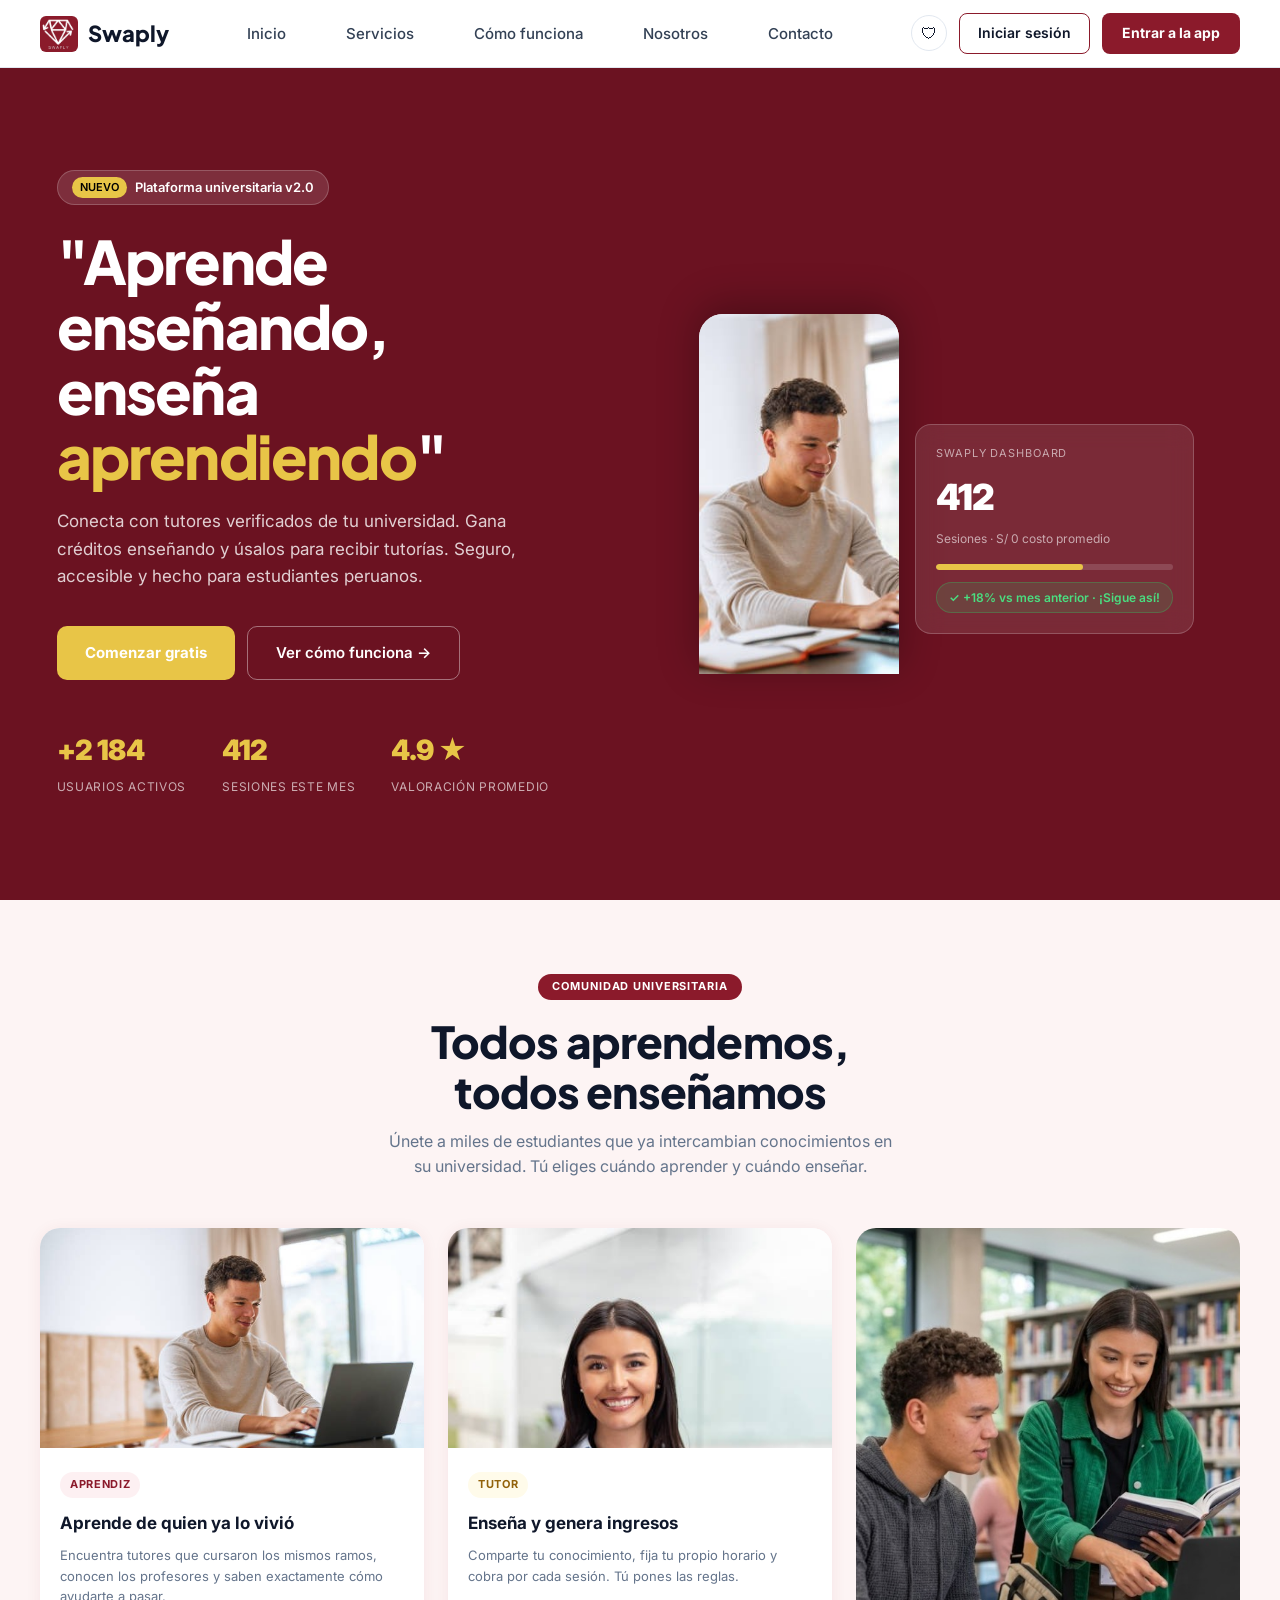
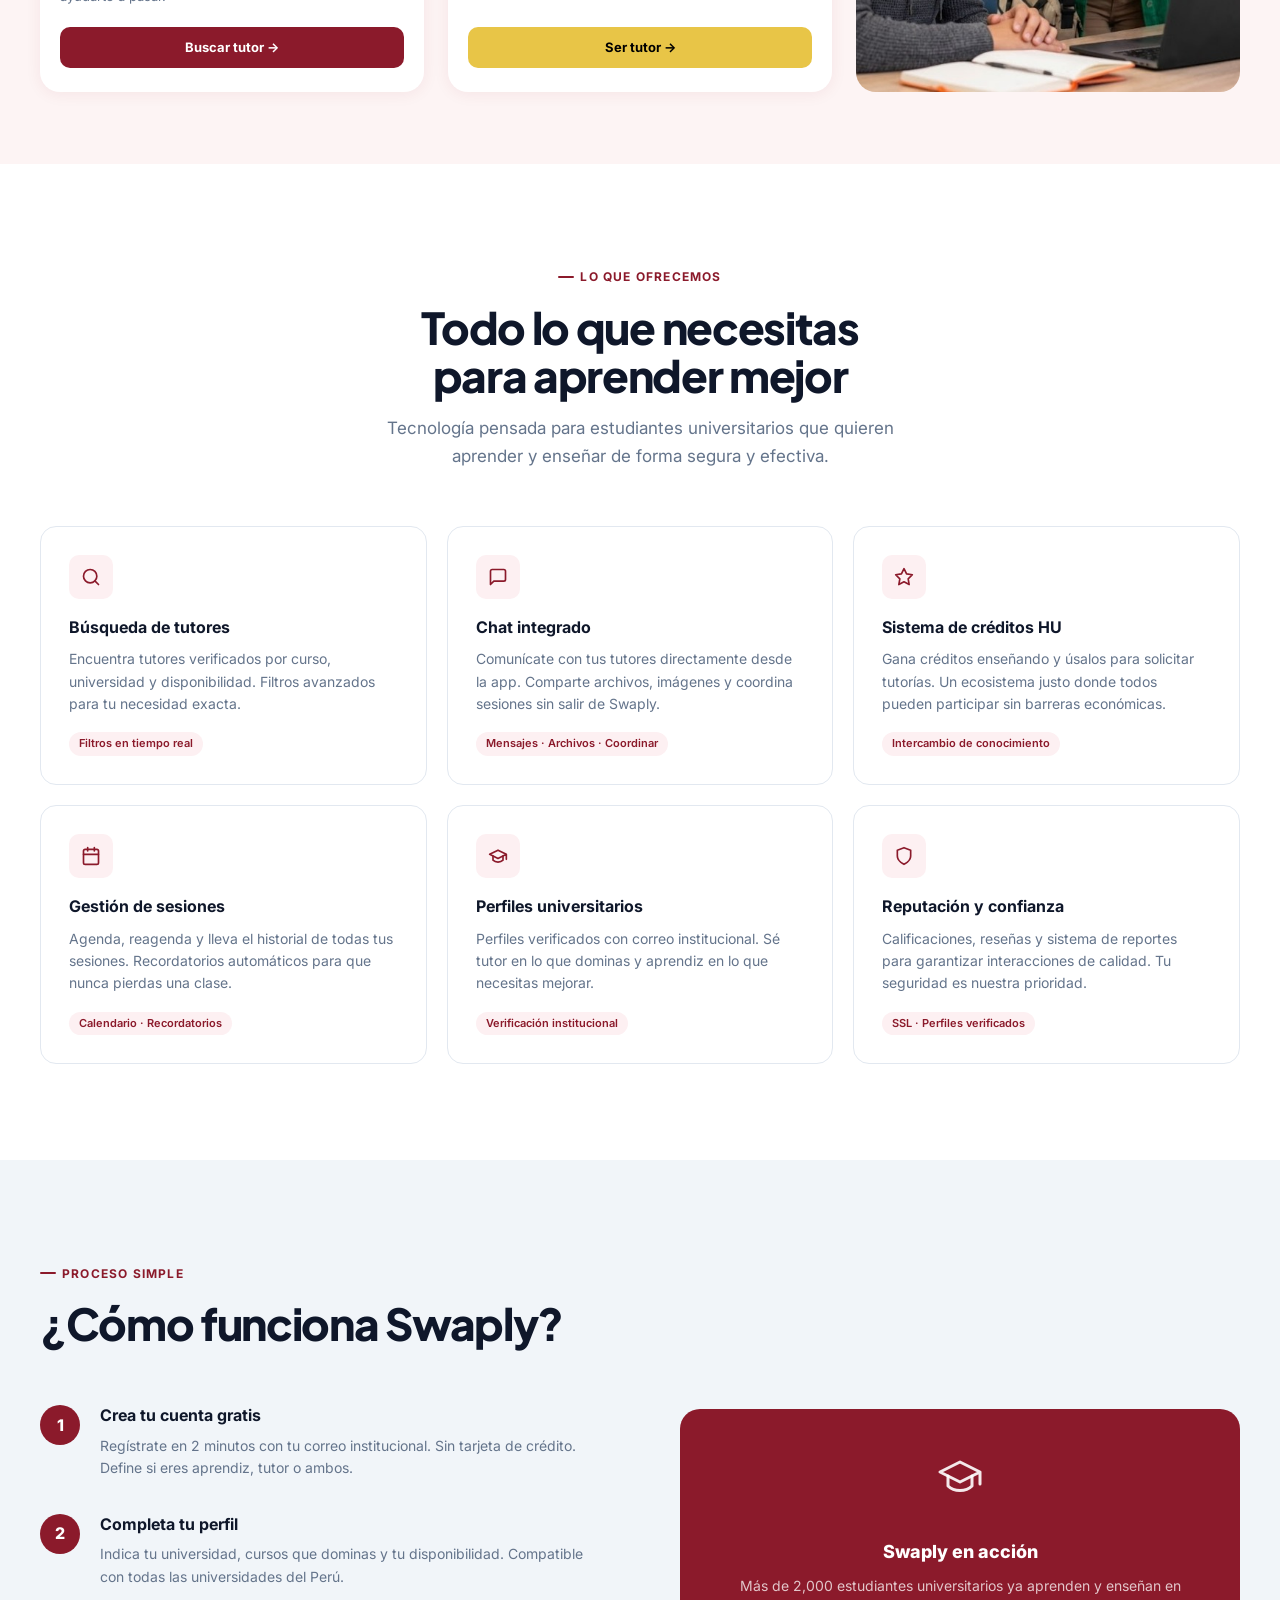
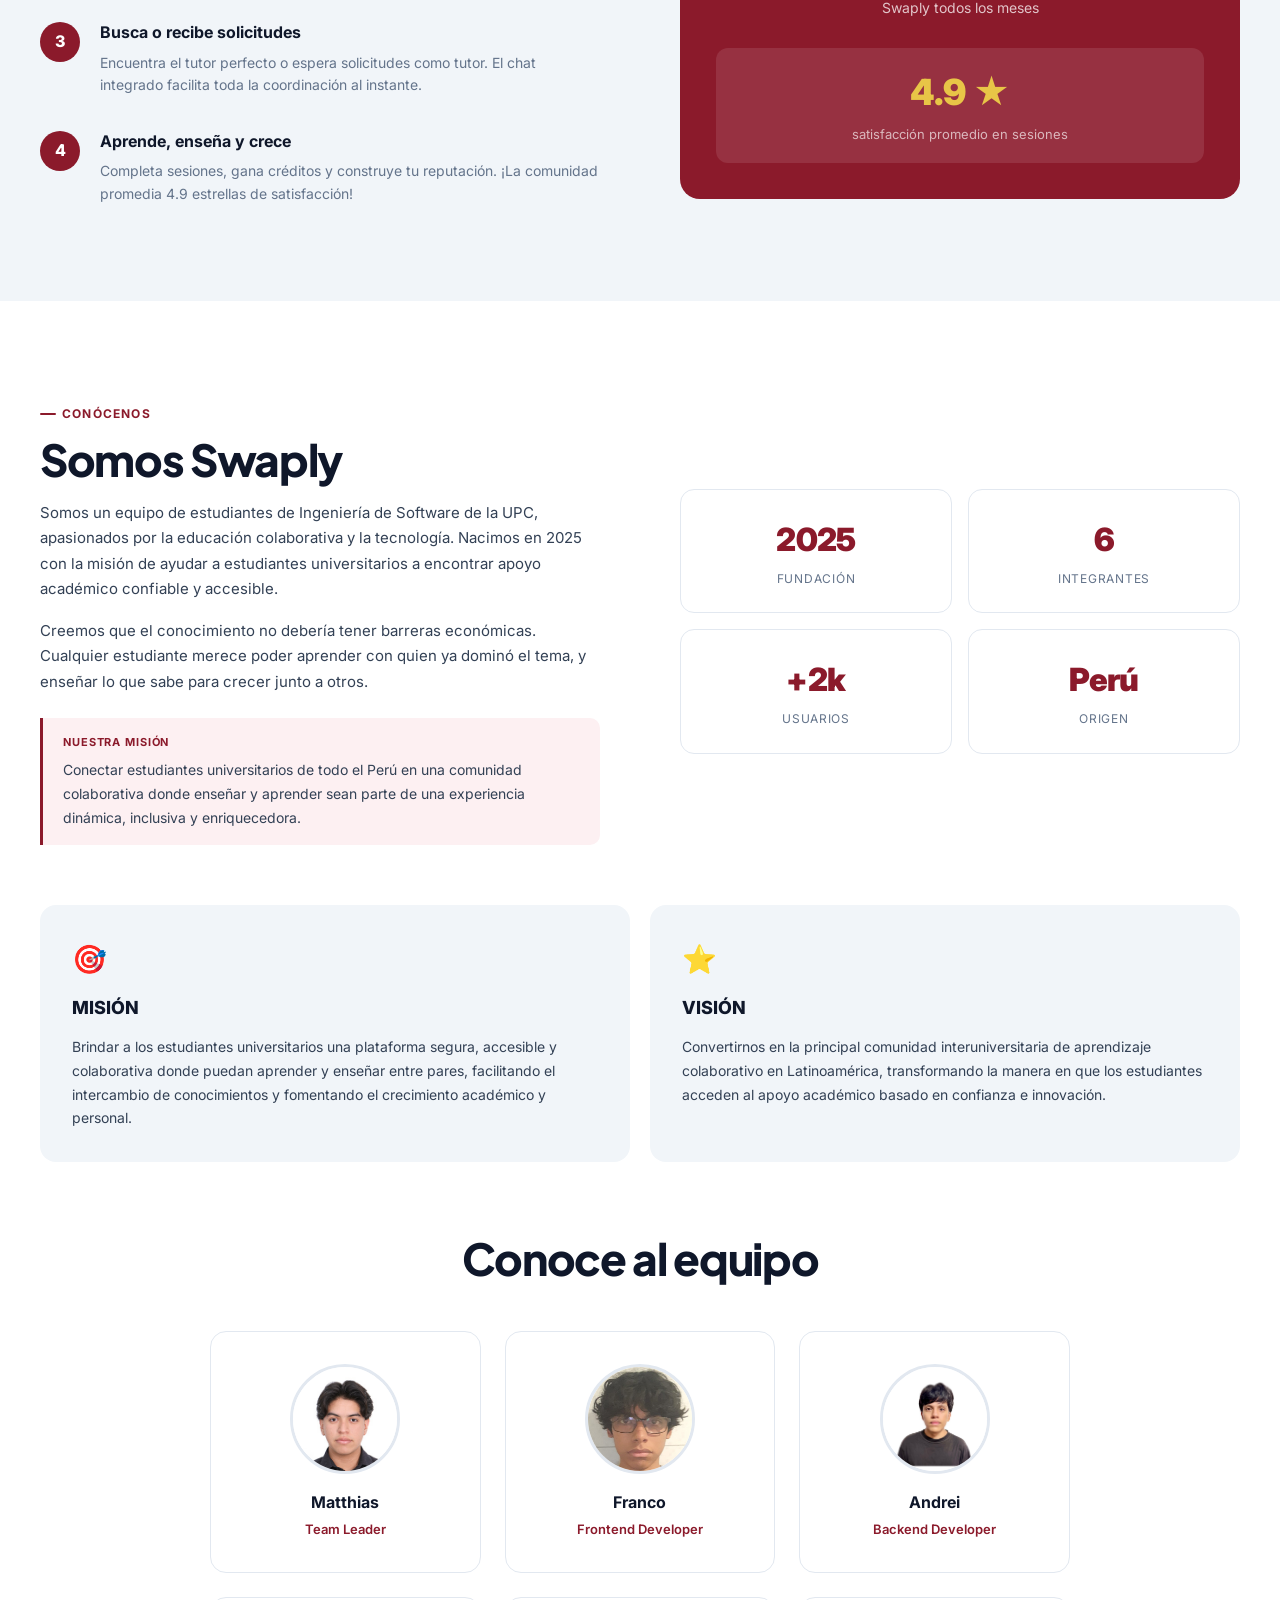
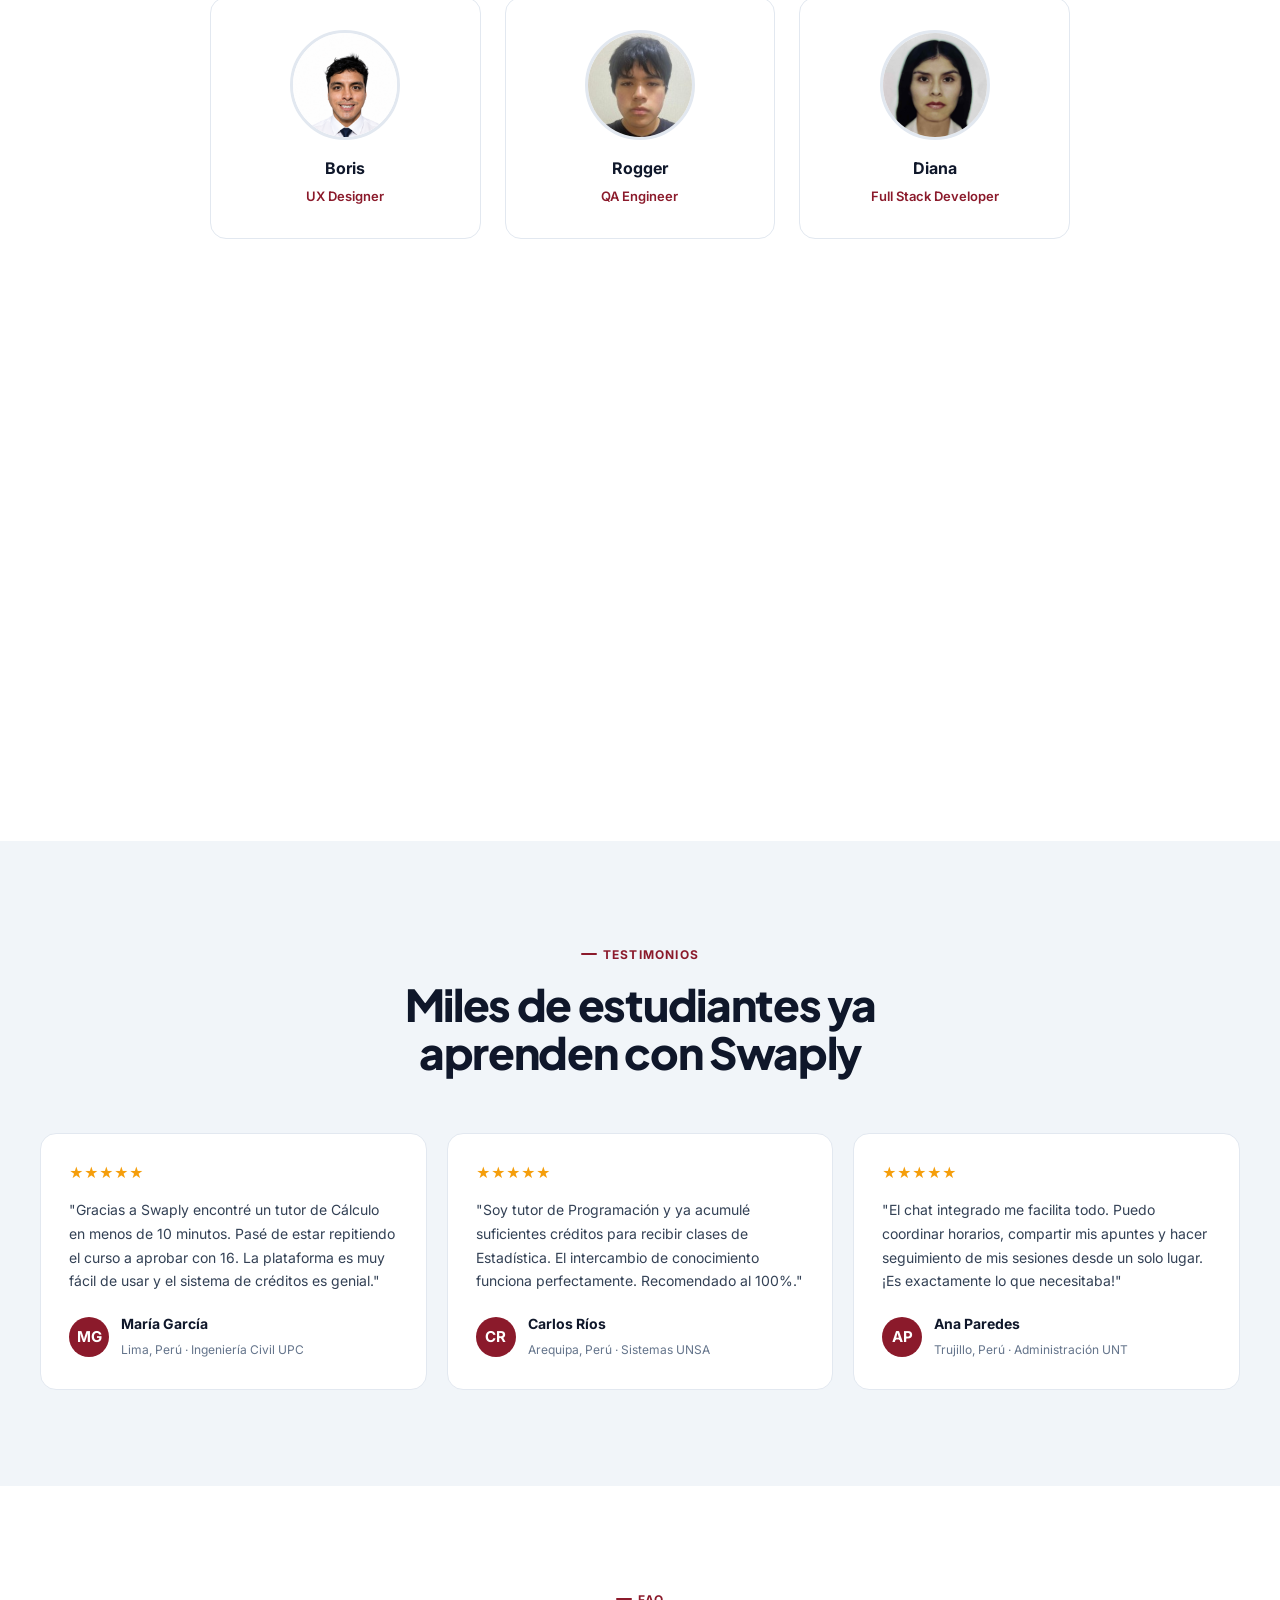
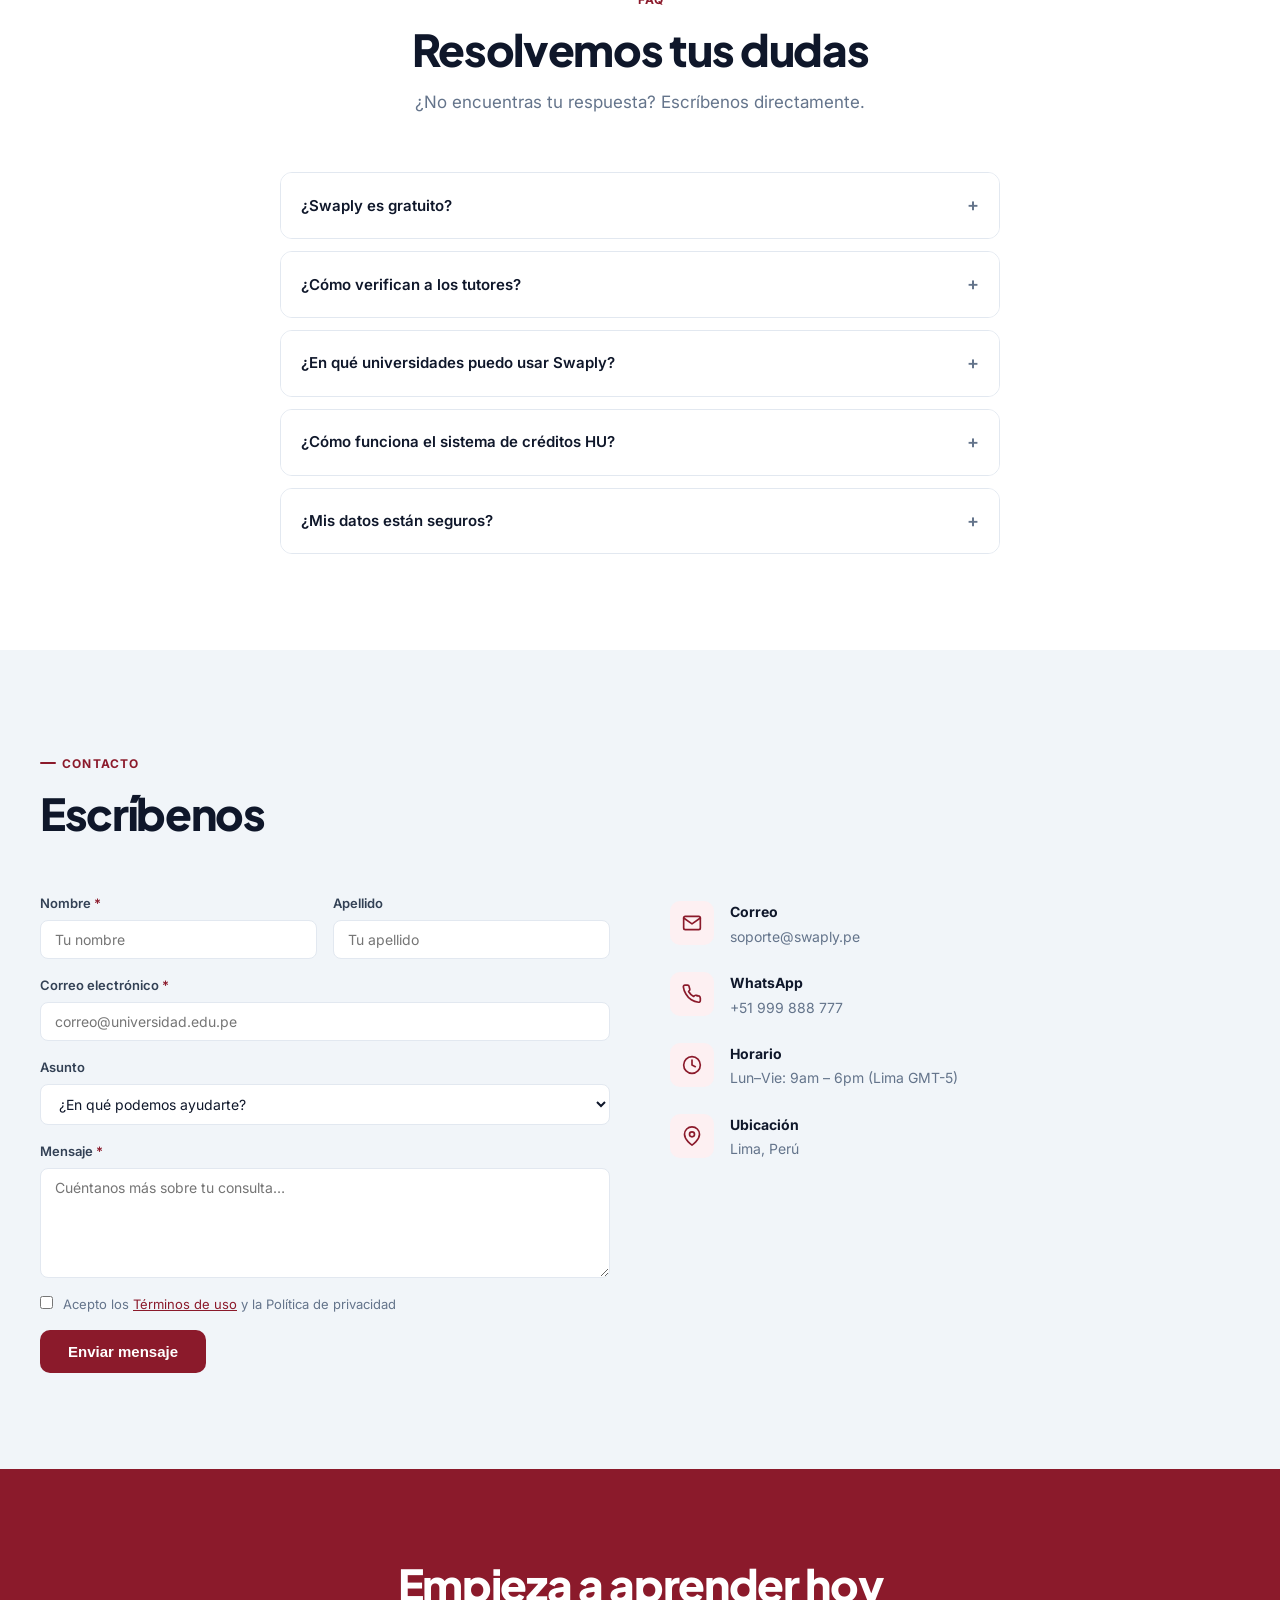
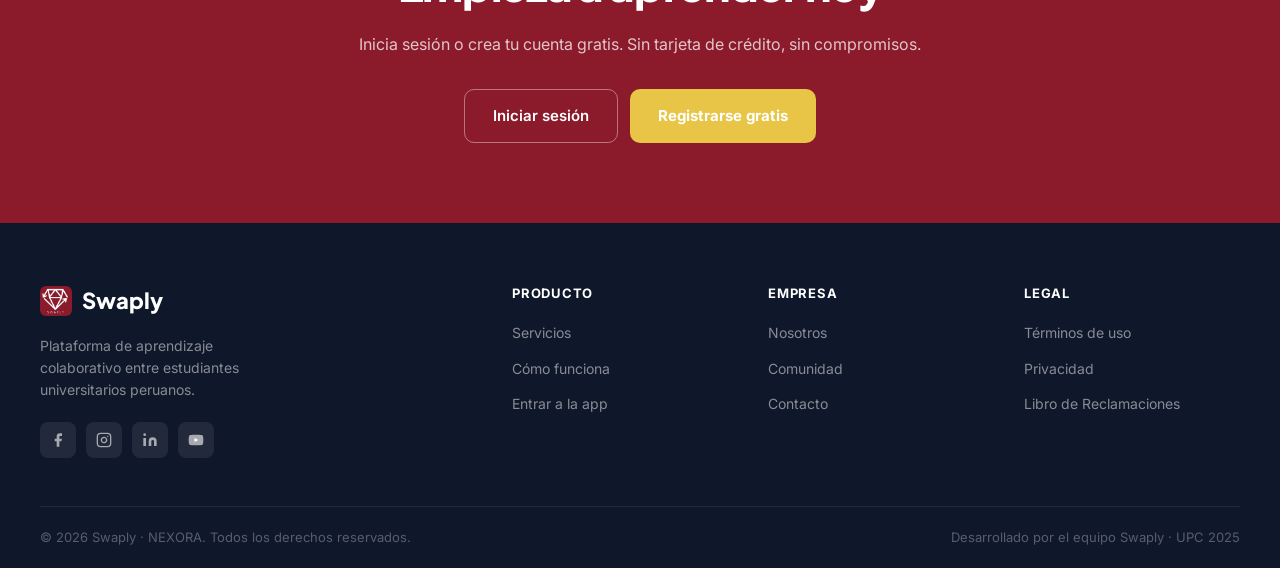
<file: index.html>
<!DOCTYPE html>
<html lang="es">
<head>
  <meta charset="UTF-8">
  <meta http-equiv="refresh" content="0; url=public/index.html">
  <title>Swaply</title>
</head>
<body>
  <script>window.location.replace('public/index.html');</script>
</body>
</html>
</file>
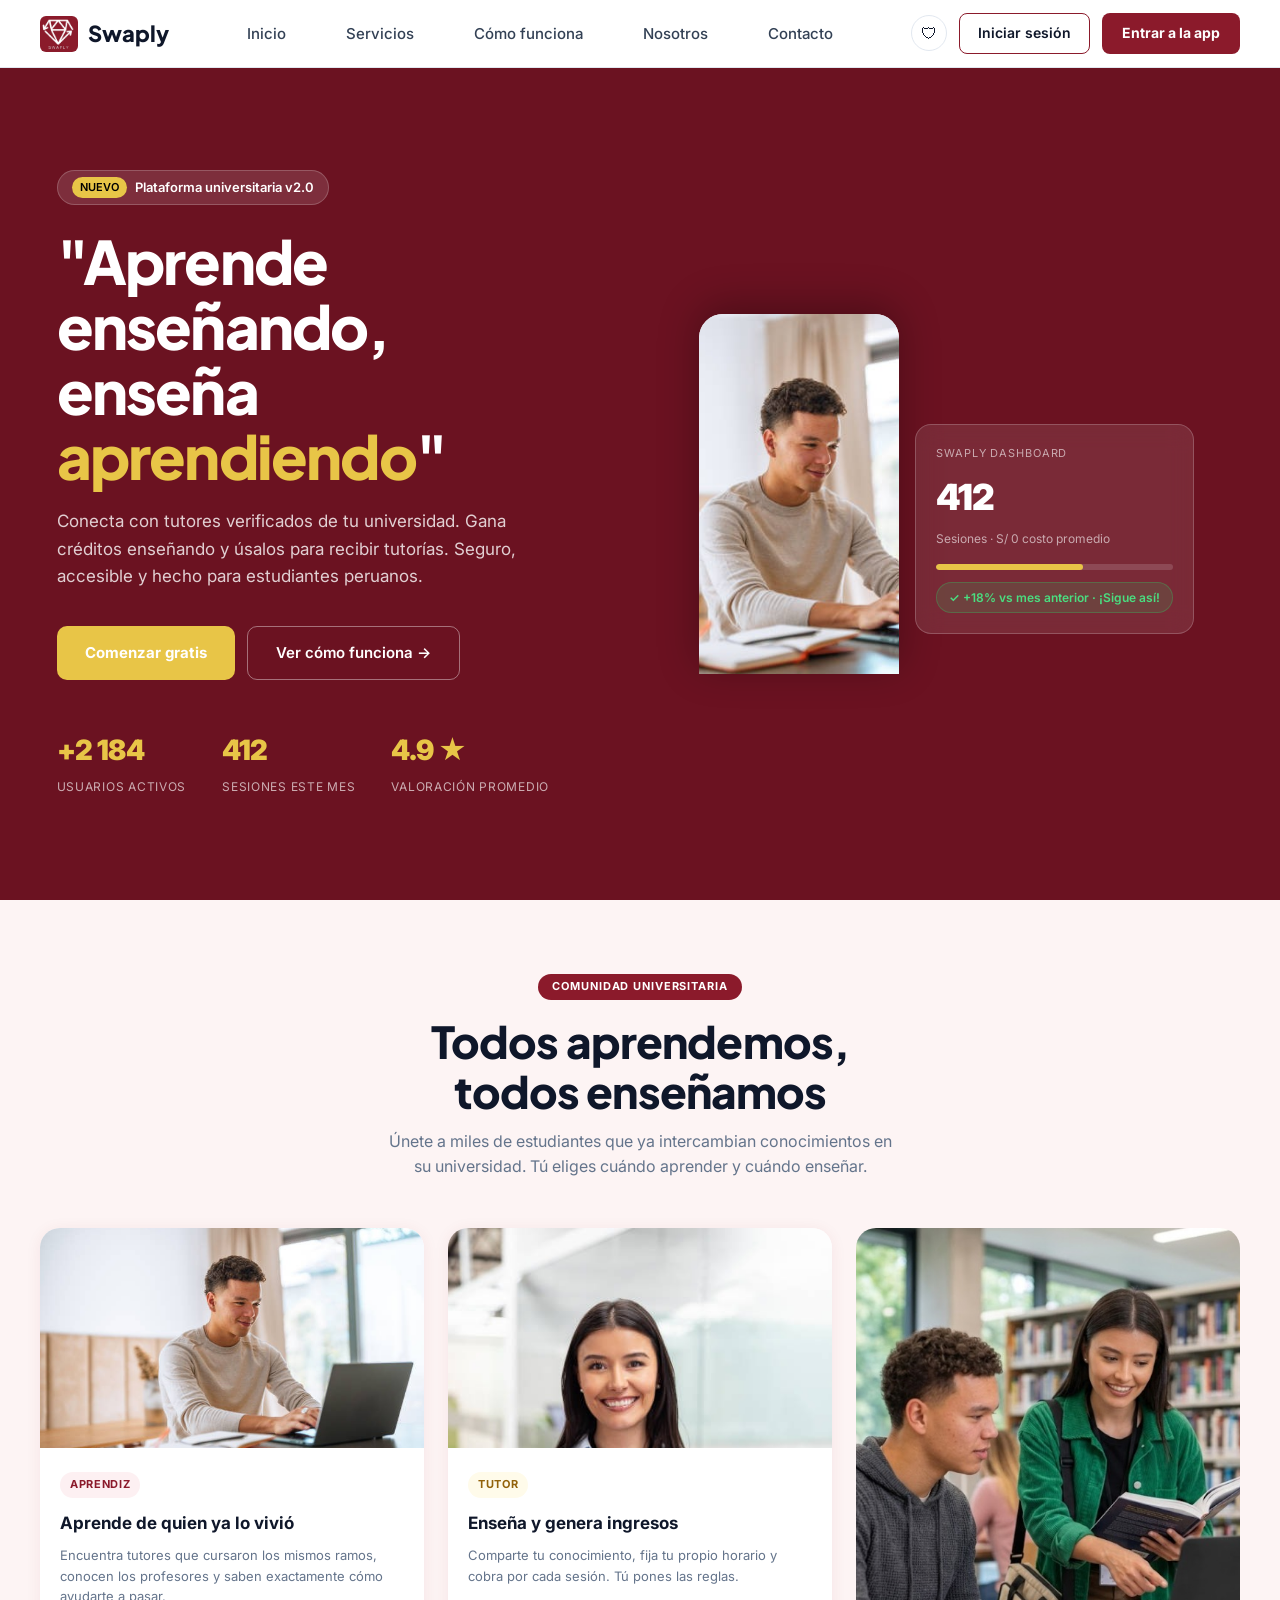
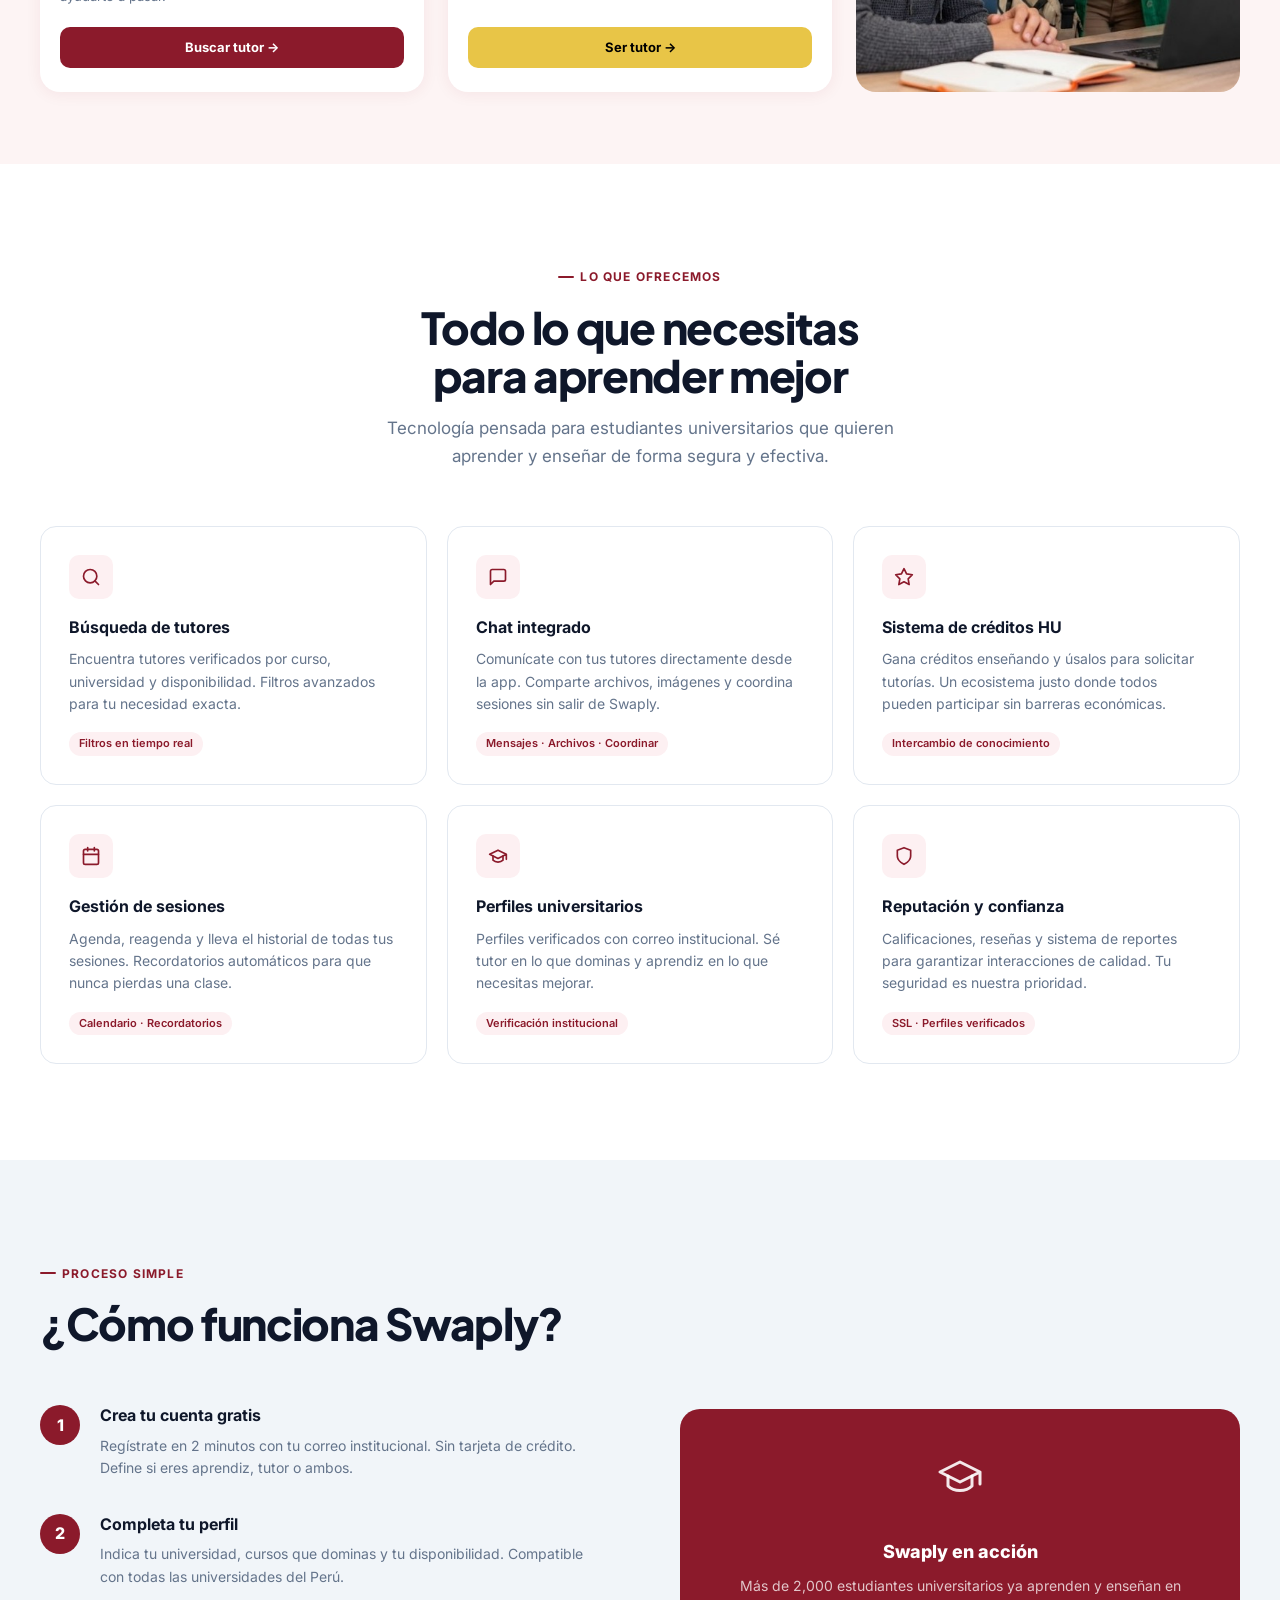
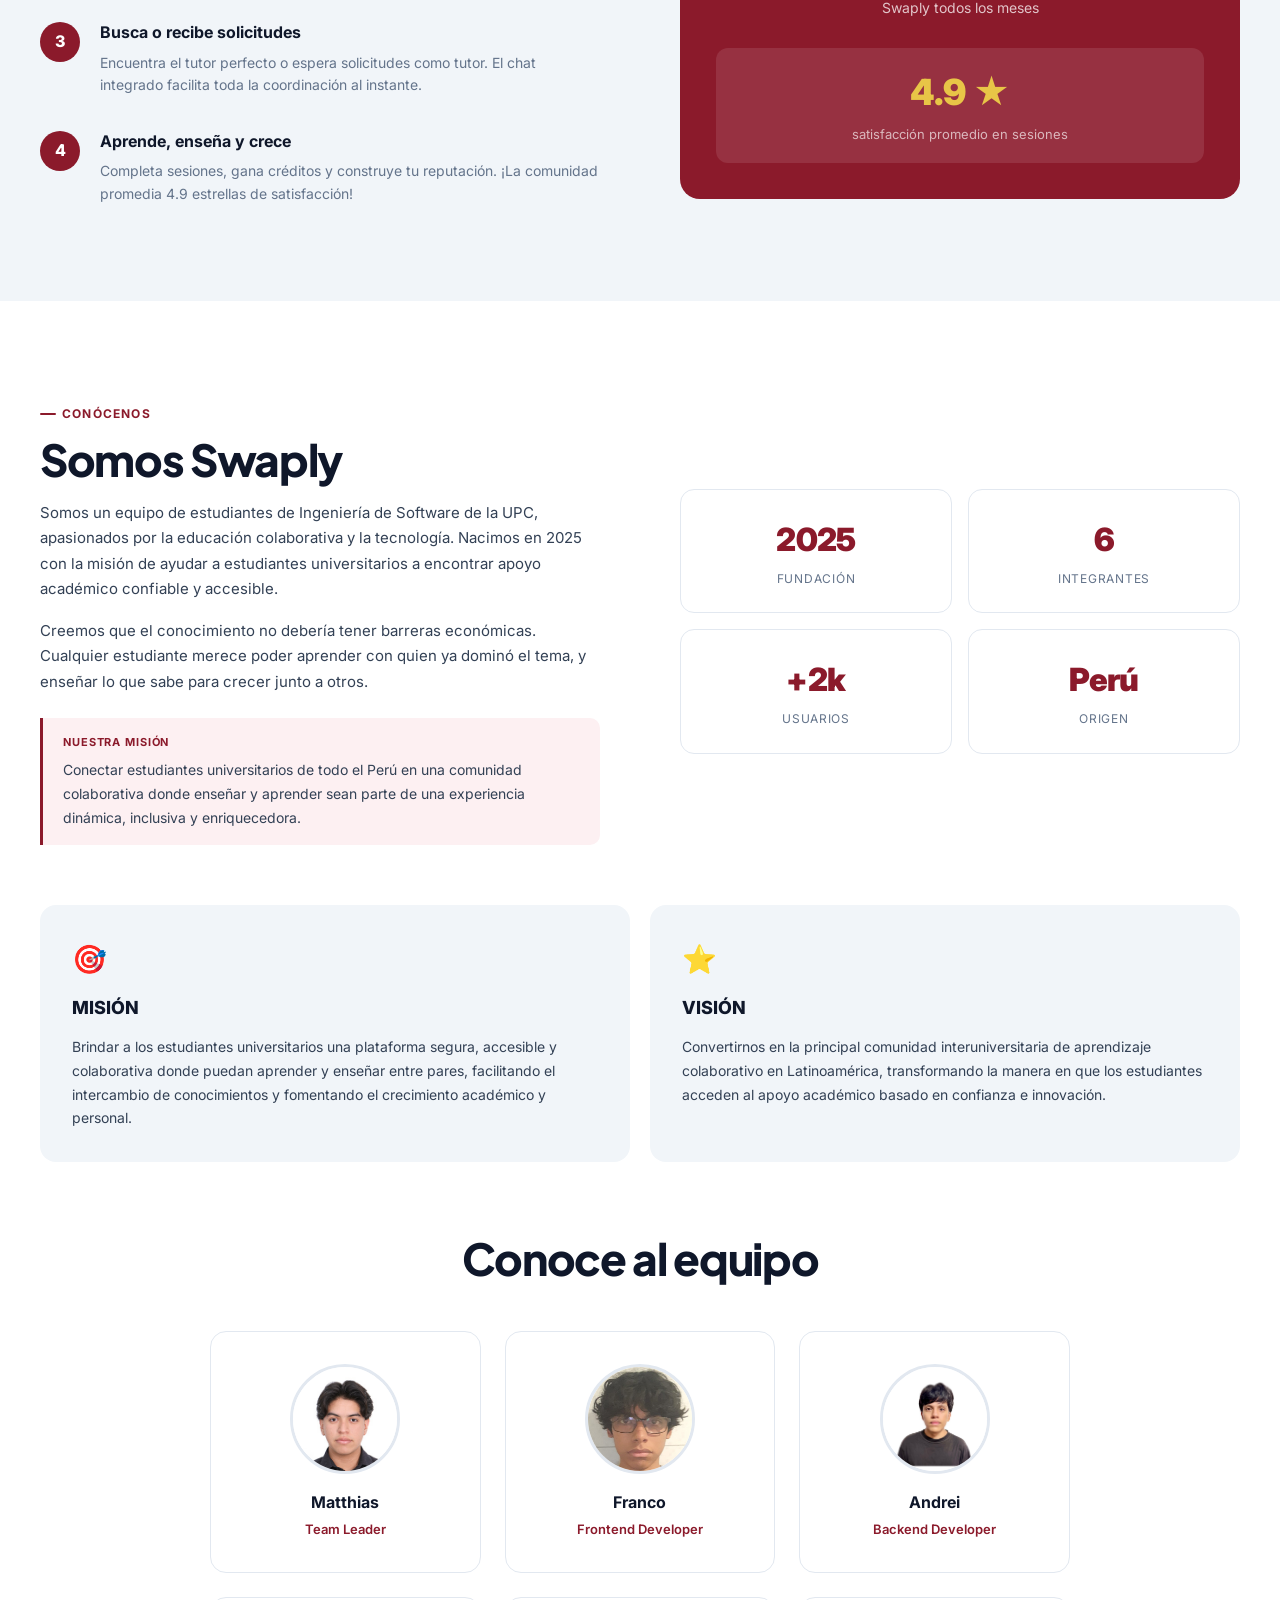
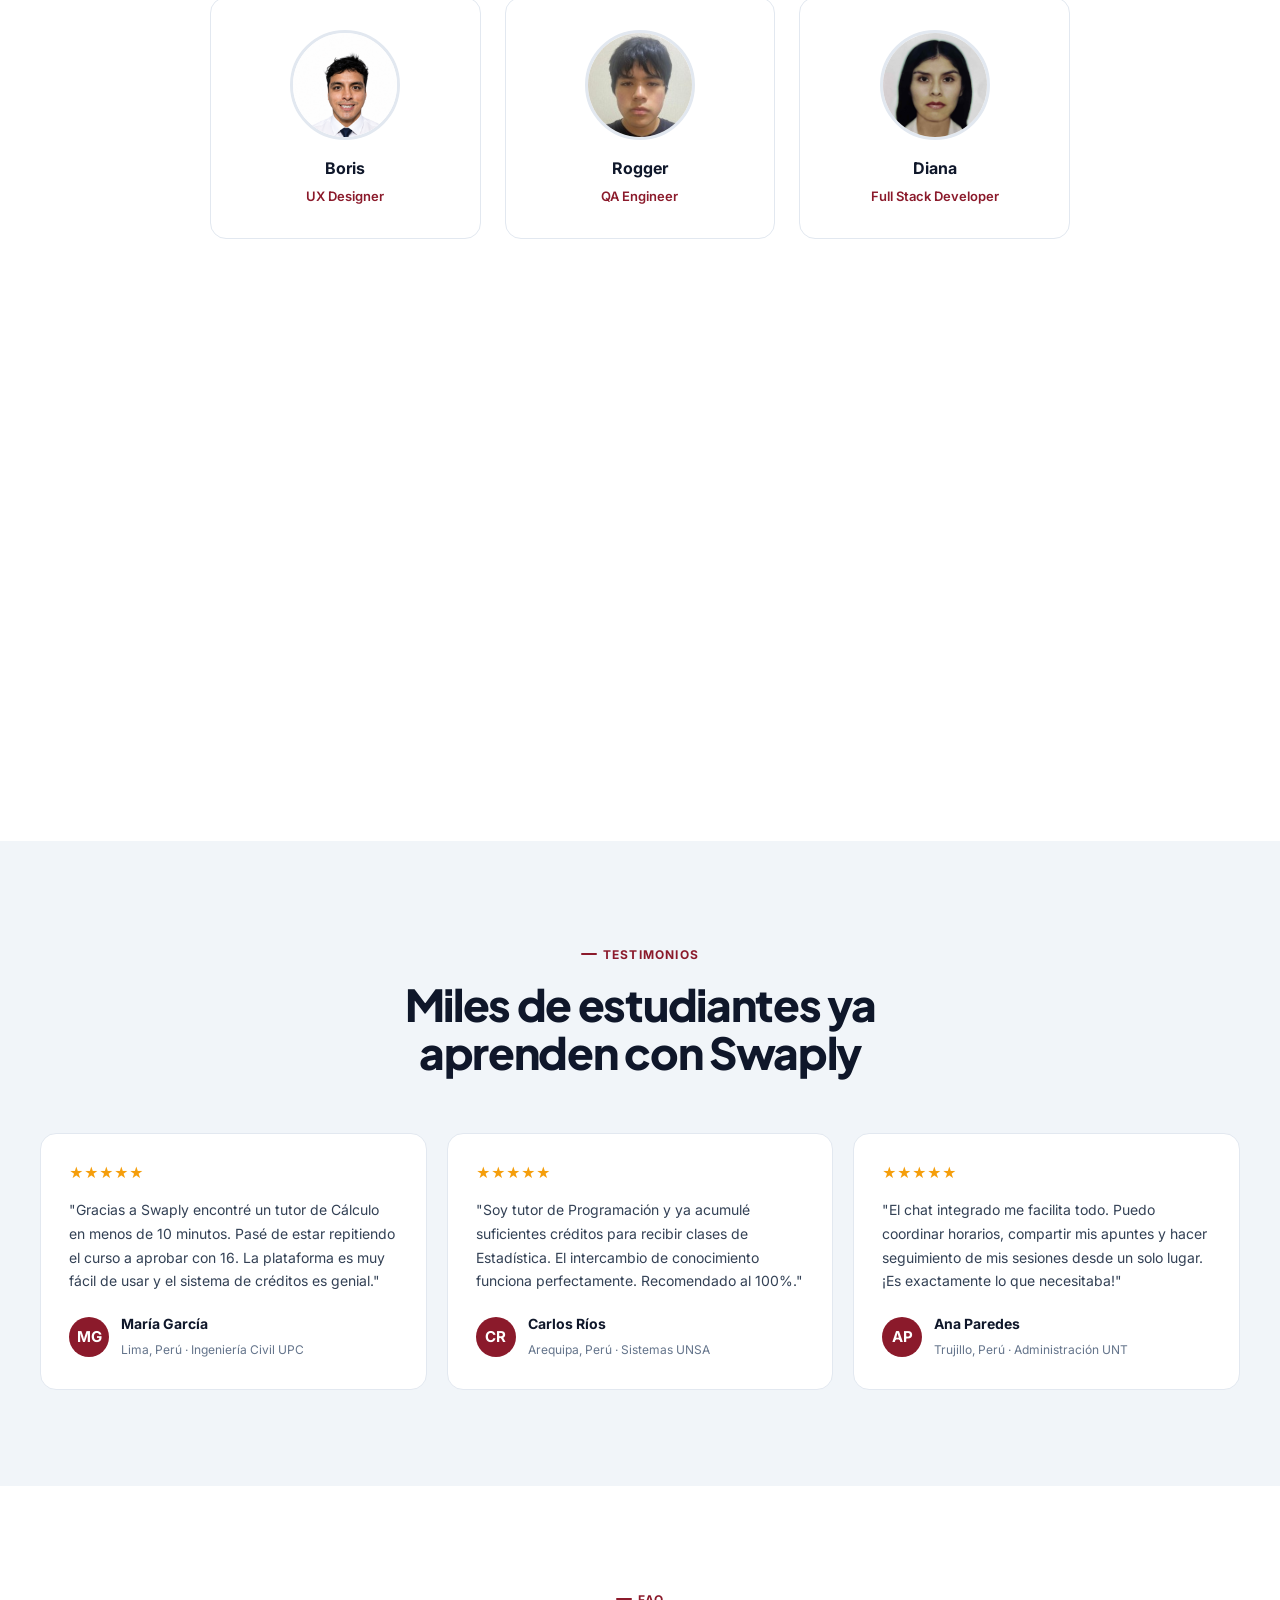
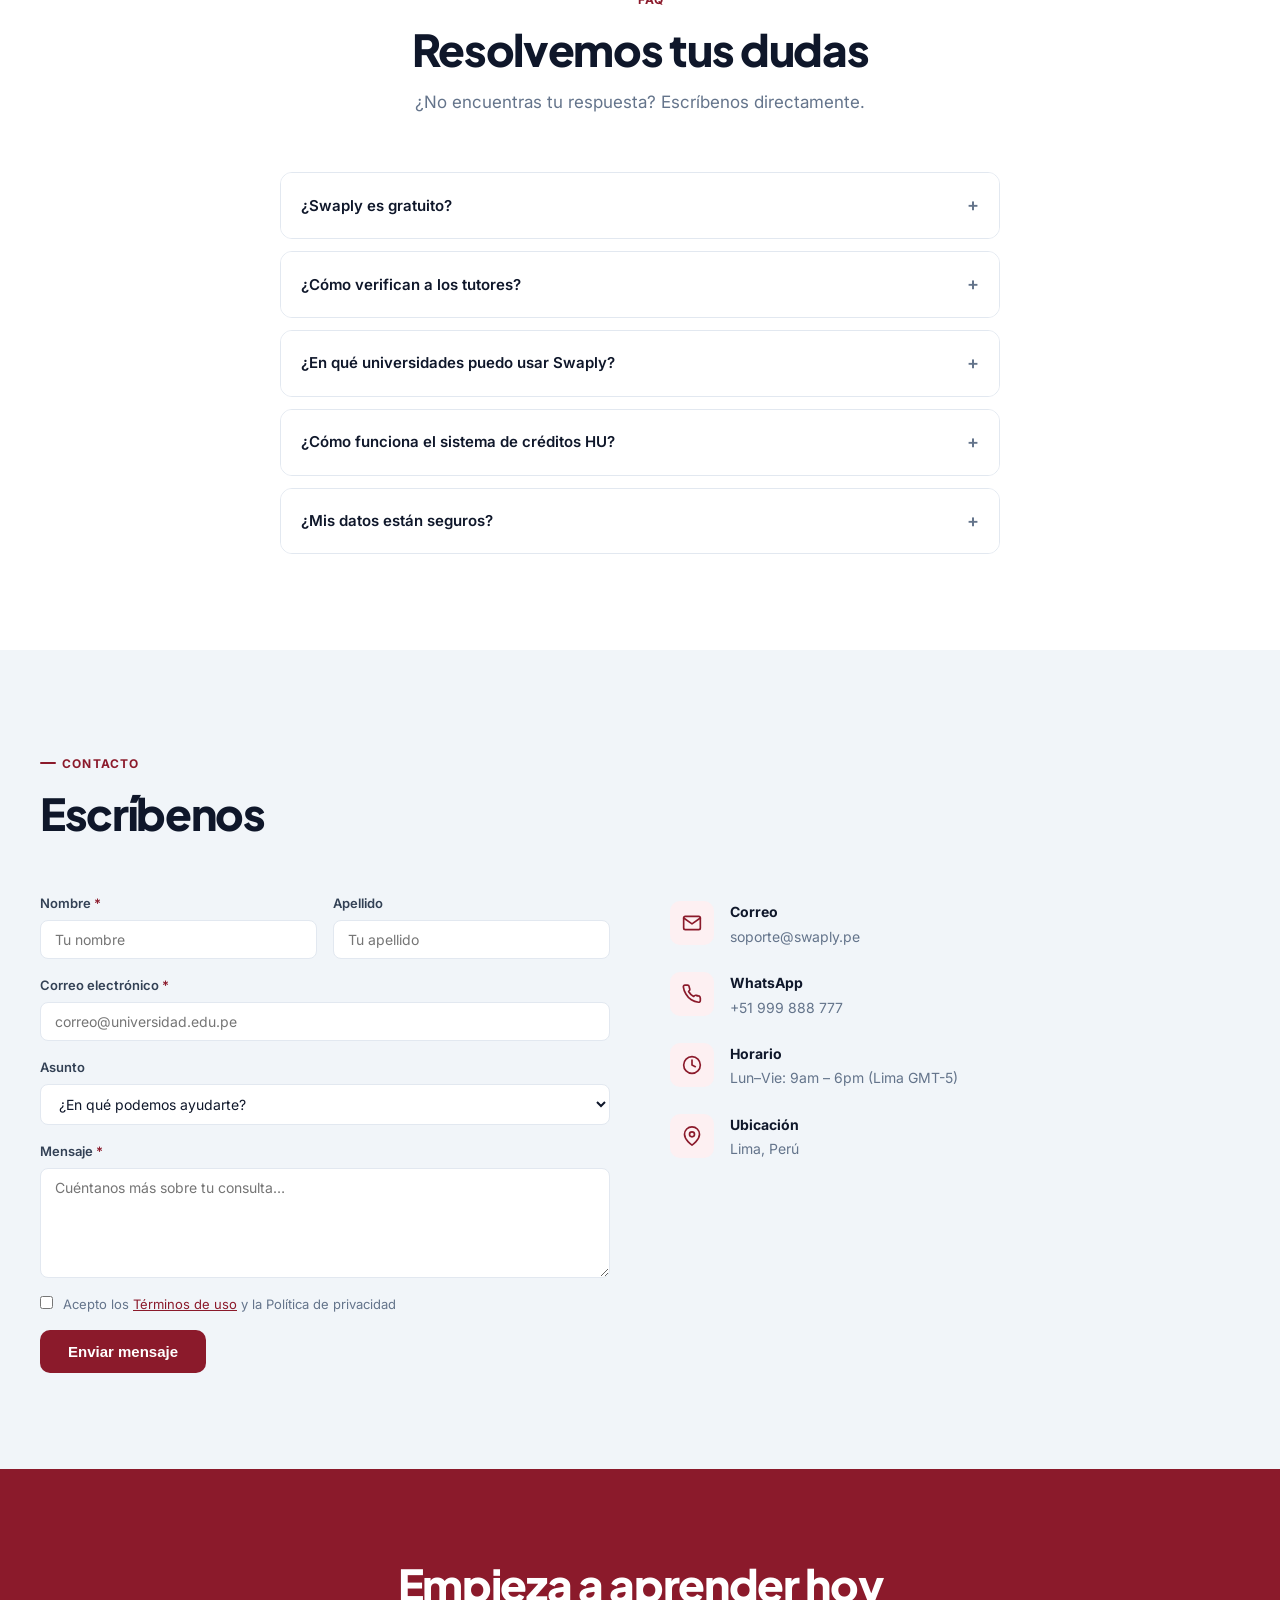
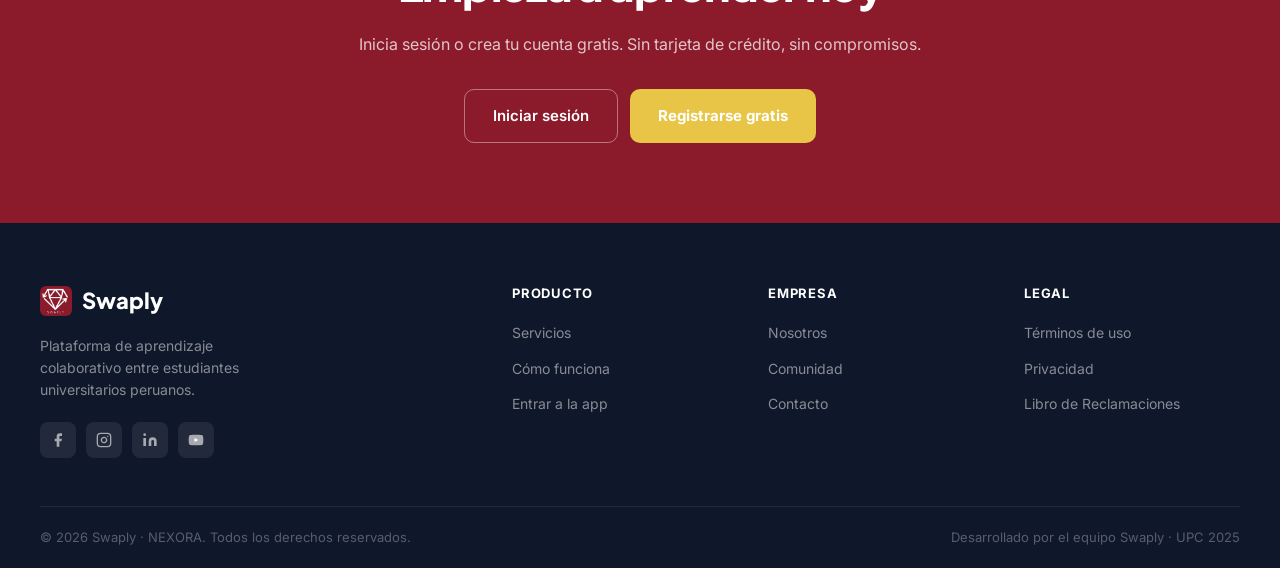
<file: public/index.html>
<!DOCTYPE html>
<html lang="es">
<head>
  <meta charset="UTF-8">
  <meta name="viewport" content="width=device-width, initial-scale=1.0">
  <title>Swaply — Aprende enseñando, enseña aprendiendo</title>
  <link rel="stylesheet" href="assets/styles/landing.css">
  <style>
    .team-card-hover {
      background: #fff;
      border: 1.5px solid #e2e8f0;
      border-radius: 16px;
      padding: 32px 20px;
      text-align: center;
      cursor: default;
      transition: border-color .2s, box-shadow .2s, transform .2s;
    }
    .team-card-hover:hover {
      border-color: #8B1A2B;
      box-shadow: 0 6px 24px rgba(139,26,43,.12);
      transform: translateY(-3px);
    }
  </style>
</head>
<body class="landing">

  <!-- NAV -->
  <header class="landing-header" id="inicio">
    <a href="index.html" class="logo-swaply">
      <img src="assets/images/logo.jpg" alt="Swaply">
      Swaply
    </a>
    <nav class="landing-nav">
      <a href="#inicio">Inicio</a>
      <a href="#servicios">Servicios</a>
      <a href="#como-funciona">Cómo funciona</a>
      <a href="#nosotros">Nosotros</a>
      <a href="#soporte">Contacto</a>
    </nav>
    <div class="header-actions">
      <a href="admin-login.html" class="icon-btn" aria-label="Admin" title="Acceso administrador" style="text-decoration:none;">🛡</a>
      <a href="app.html" class="btn-ghost">Iniciar sesión</a>
      <a href="app.html" class="btn-app" style="color:#fff;">Entrar a la app</a>
    </div>
  </header>

  <main>

    <!-- HERO -->
    <section class="hero-section">
      <div class="hero-inner">
        <div class="hero-text">
          <div class="hero-badge">
            <span>NUEVO</span> Plataforma universitaria v2.0
          </div>
          <h1>"Aprende enseñando,<br>enseña <em>aprendiendo</em>"</h1>
          <p>Conecta con tutores verificados de tu universidad. Gana créditos enseñando y úsalos para recibir tutorías. Seguro, accesible y hecho para estudiantes peruanos.</p>
          <div class="hero-ctas">
            <a href="app.html" class="btn-hero-primary">Comenzar gratis</a>
            <a href="#como-funciona" class="btn-hero-outline">Ver cómo funciona →</a>
          </div>
          <div class="hero-stats">
            <div class="hero-stat">
              <strong>+2 184</strong>
              <span>Usuarios activos</span>
            </div>
            <div class="hero-stat">
              <strong>412</strong>
              <span>Sesiones este mes</span>
            </div>
            <div class="hero-stat">
              <strong>4.9 ★</strong>
              <span>Valoración promedio</span>
            </div>
          </div>
        </div>
        <div class="hero-visual">
          <div class="hero-phone">
            <img src="assets/images/Aprendiz.jpeg" alt="App Swaply">
          </div>
          <div class="hero-card-float">
            <div class="label">Swaply Dashboard</div>
            <div class="value">412</div>
            <div class="sub">Sesiones · S/ 0 costo promedio</div>
            <div class="hero-bar"><div class="hero-bar-fill"></div></div>
            <div class="hero-pill">✓ +18% vs mes anterior · ¡Sigue así!</div>
          </div>
        </div>
      </div>
    </section>

    <!-- COMUNIDAD -->
    <section class="section" style="background:#fdf4f4;padding:72px 40px;">
      <div style="max-width:var(--max-w);margin:0 auto;">
        <div style="text-align:center;margin-bottom:48px;">
          <div style="display:inline-block;background:var(--primary);color:#fff;font-size:11px;font-weight:700;letter-spacing:.08em;text-transform:uppercase;padding:4px 14px;border-radius:100px;margin-bottom:16px;">Comunidad universitaria</div>
          <h2 style="font-family:'Plus Jakarta Sans',sans-serif;font-weight:800;font-size:clamp(28px,4vw,44px);color:var(--ink);letter-spacing:-.02em;line-height:1.15;margin-bottom:12px;">Todos aprendemos,<br>todos enseñamos</h2>
          <p style="font-size:16px;color:var(--muted);max-width:520px;margin:0 auto;">Únete a miles de estudiantes que ya intercambian conocimientos en su universidad. Tú eliges cuándo aprender y cuándo enseñar.</p>
        </div>
        <div style="display:grid;grid-template-columns:1fr 1fr 1fr;gap:24px;align-items:stretch;">
          <!-- Card Aprendiz -->
          <div style="background:#fff;border-radius:20px;overflow:hidden;box-shadow:0 2px 16px rgba(139,26,43,.07);display:flex;flex-direction:column;">
            <div style="height:220px;overflow:hidden;">
              <img src="assets/images/Aprendiz.jpeg" alt="Aprendiz" style="width:100%;height:100%;object-fit:cover;display:block;">
            </div>
            <div style="padding:24px 20px;flex:1;display:flex;flex-direction:column;">
              <div style="display:inline-flex;align-items:center;gap:6px;background:#fdf0f2;color:var(--primary);font-size:11px;font-weight:700;text-transform:uppercase;letter-spacing:.06em;padding:4px 10px;border-radius:100px;margin-bottom:12px;align-self:flex-start;">Aprendiz</div>
              <div style="font-weight:700;font-size:17px;color:var(--ink);margin-bottom:8px;">Aprende de quien ya lo vivió</div>
              <p style="font-size:13px;color:var(--muted);line-height:1.6;flex:1;">Encuentra tutores que cursaron los mismos ramos, conocen los profesores y saben exactamente cómo ayudarte a pasar.</p>
              <a href="app.html" style="margin-top:20px;display:inline-block;background:var(--primary);color:#fff;font-weight:700;font-size:13px;padding:10px 20px;border-radius:10px;text-align:center;">Buscar tutor →</a>
            </div>
          </div>
          <!-- Card Tutor -->
          <div style="background:#fff;border-radius:20px;overflow:hidden;box-shadow:0 2px 16px rgba(139,26,43,.07);display:flex;flex-direction:column;">
            <div style="height:220px;overflow:hidden;">
              <img src="assets/images/Tutores.jpeg" alt="Tutores" style="width:100%;height:100%;object-fit:cover;object-position:top;display:block;">
            </div>
            <div style="padding:24px 20px;flex:1;display:flex;flex-direction:column;">
              <div style="display:inline-flex;align-items:center;gap:6px;background:#fffbea;color:#92620a;font-size:11px;font-weight:700;text-transform:uppercase;letter-spacing:.06em;padding:4px 10px;border-radius:100px;margin-bottom:12px;align-self:flex-start;">Tutor</div>
              <div style="font-weight:700;font-size:17px;color:var(--ink);margin-bottom:8px;">Enseña y genera ingresos</div>
              <p style="font-size:13px;color:var(--muted);line-height:1.6;flex:1;">Comparte tu conocimiento, fija tu propio horario y cobra por cada sesión. Tú pones las reglas.</p>
              <a href="app.html" style="margin-top:20px;display:inline-block;background:var(--accent);color:#000;font-weight:700;font-size:13px;padding:10px 20px;border-radius:10px;text-align:center;">Ser tutor →</a>
            </div>
          </div>
          <!-- Large photo -->
          <div style="border-radius:20px;overflow:hidden;min-height:380px;">
            <img src="assets/images/aprendiendo.jpeg" alt="Aprendiendo" style="width:100%;height:100%;object-fit:cover;display:block;">
          </div>
        </div>
      </div>
    </section>

    <!-- SERVICIOS -->
    <section class="section" id="servicios">
      <div class="inner">
        <div class="section-header centered">
          <div class="section-tag">LO QUE OFRECEMOS</div>
          <h2 class="section-title">Todo lo que necesitas<br>para aprender mejor</h2>
          <p class="section-sub">Tecnología pensada para estudiantes universitarios que quieren aprender y enseñar de forma segura y efectiva.</p>
        </div>
        <div class="features-grid">
          <div class="feat-card">
            <div class="feat-icon"><svg width="20" height="20" viewBox="0 0 24 24" fill="none" stroke="#8B1A2B" stroke-width="2" stroke-linecap="round" stroke-linejoin="round"><circle cx="11" cy="11" r="8"/><path d="m21 21-4.35-4.35"/></svg></div>
            <h3>Búsqueda de tutores</h3>
            <p>Encuentra tutores verificados por curso, universidad y disponibilidad. Filtros avanzados para tu necesidad exacta.</p>
            <span class="feat-tag">Filtros en tiempo real</span>
          </div>
          <div class="feat-card">
            <div class="feat-icon"><svg width="20" height="20" viewBox="0 0 24 24" fill="none" stroke="#8B1A2B" stroke-width="2" stroke-linecap="round" stroke-linejoin="round"><path d="M21 15a2 2 0 0 1-2 2H7l-4 4V5a2 2 0 0 1 2-2h14a2 2 0 0 1 2 2z"/></svg></div>
            <h3>Chat integrado</h3>
            <p>Comunícate con tus tutores directamente desde la app. Comparte archivos, imágenes y coordina sesiones sin salir de Swaply.</p>
            <span class="feat-tag">Mensajes · Archivos · Coordinar</span>
          </div>
          <div class="feat-card">
            <div class="feat-icon"><svg width="20" height="20" viewBox="0 0 24 24" fill="none" stroke="#8B1A2B" stroke-width="2" stroke-linecap="round" stroke-linejoin="round"><polygon points="12 2 15.09 8.26 22 9.27 17 14.14 18.18 21.02 12 17.77 5.82 21.02 7 14.14 2 9.27 8.91 8.26 12 2"/></svg></div>
            <h3>Sistema de créditos HU</h3>
            <p>Gana créditos enseñando y úsalos para solicitar tutorías. Un ecosistema justo donde todos pueden participar sin barreras económicas.</p>
            <span class="feat-tag">Intercambio de conocimiento</span>
          </div>
          <div class="feat-card">
            <div class="feat-icon"><svg width="20" height="20" viewBox="0 0 24 24" fill="none" stroke="#8B1A2B" stroke-width="2" stroke-linecap="round" stroke-linejoin="round"><rect x="3" y="4" width="18" height="18" rx="2" ry="2"/><line x1="16" y1="2" x2="16" y2="6"/><line x1="8" y1="2" x2="8" y2="6"/><line x1="3" y1="10" x2="21" y2="10"/></svg></div>
            <h3>Gestión de sesiones</h3>
            <p>Agenda, reagenda y lleva el historial de todas tus sesiones. Recordatorios automáticos para que nunca pierdas una clase.</p>
            <span class="feat-tag">Calendario · Recordatorios</span>
          </div>
          <div class="feat-card">
            <div class="feat-icon"><svg width="20" height="20" viewBox="0 0 24 24" fill="none" stroke="#8B1A2B" stroke-width="2" stroke-linecap="round" stroke-linejoin="round"><path d="M22 10v6M2 10l10-5 10 5-10 5z"/><path d="M6 12v5c3 3 9 3 12 0v-5"/></svg></div>
            <h3>Perfiles universitarios</h3>
            <p>Perfiles verificados con correo institucional. Sé tutor en lo que dominas y aprendiz en lo que necesitas mejorar.</p>
            <span class="feat-tag">Verificación institucional</span>
          </div>
          <div class="feat-card">
            <div class="feat-icon"><svg width="20" height="20" viewBox="0 0 24 24" fill="none" stroke="#8B1A2B" stroke-width="2" stroke-linecap="round" stroke-linejoin="round"><path d="M12 22s8-4 8-10V5l-8-3-8 3v7c0 6 8 10 8 10z"/></svg></div>
            <h3>Reputación y confianza</h3>
            <p>Calificaciones, reseñas y sistema de reportes para garantizar interacciones de calidad. Tu seguridad es nuestra prioridad.</p>
            <span class="feat-tag">SSL · Perfiles verificados</span>
          </div>
        </div>
      </div>
    </section>

    <!-- CÓMO FUNCIONA -->
    <section class="section bg-soft" id="como-funciona">
      <div class="inner">
        <div class="section-header">
          <div class="section-tag">PROCESO SIMPLE</div>
          <h2 class="section-title">¿Cómo funciona Swaply?</h2>
        </div>
        <div class="how-grid">
          <div class="steps-list">
            <div class="step">
              <div class="step-num">1</div>
              <div class="step-body">
                <h3>Crea tu cuenta gratis</h3>
                <p>Regístrate en 2 minutos con tu correo institucional. Sin tarjeta de crédito. Define si eres aprendiz, tutor o ambos.</p>
              </div>
            </div>
            <div class="step">
              <div class="step-num">2</div>
              <div class="step-body">
                <h3>Completa tu perfil</h3>
                <p>Indica tu universidad, cursos que dominas y tu disponibilidad. Compatible con todas las universidades del Perú.</p>
              </div>
            </div>
            <div class="step">
              <div class="step-num">3</div>
              <div class="step-body">
                <h3>Busca o recibe solicitudes</h3>
                <p>Encuentra el tutor perfecto o espera solicitudes como tutor. El chat integrado facilita toda la coordinación al instante.</p>
              </div>
            </div>
            <div class="step">
              <div class="step-num">4</div>
              <div class="step-body">
                <h3>Aprende, enseña y crece</h3>
                <p>Completa sesiones, gana créditos y construye tu reputación. ¡La comunidad promedia 4.9 estrellas de satisfacción!</p>
              </div>
            </div>
          </div>
          <div class="how-card">
            <div class="how-card-icon"><svg width="48" height="48" viewBox="0 0 24 24" fill="none" stroke="rgba(255,255,255,.9)" stroke-width="1.5" stroke-linecap="round" stroke-linejoin="round"><path d="M22 10v6M2 10l10-5 10 5-10 5z"/><path d="M6 12v5c3 3 9 3 12 0v-5"/></svg></div>
            <h3>Swaply en acción</h3>
            <p>Más de 2,000 estudiantes universitarios ya aprenden y enseñan en Swaply todos los meses</p>
            <div class="how-card-stat">
              <strong>4.9 ★</strong>
              <span>satisfacción promedio en sesiones</span>
            </div>
          </div>
        </div>
      </div>
    </section>

    <!-- NOSOTROS -->
    <section class="section" id="nosotros">
      <div class="inner">
        <div class="about-grid">
          <div class="about-text">
            <div class="section-tag">CONÓCENOS</div>
            <h2 class="section-title">Somos Swaply</h2>
            <p>Somos un equipo de estudiantes de Ingeniería de Software de la UPC, apasionados por la educación colaborativa y la tecnología. Nacimos en 2025 con la misión de ayudar a estudiantes universitarios a encontrar apoyo académico confiable y accesible.</p>
            <p>Creemos que el conocimiento no debería tener barreras económicas. Cualquier estudiante merece poder aprender con quien ya dominó el tema, y enseñar lo que sabe para crecer junto a otros.</p>
            <div class="mission-box">
              <div class="label">Nuestra misión</div>
              <p>Conectar estudiantes universitarios de todo el Perú en una comunidad colaborativa donde enseñar y aprender sean parte de una experiencia dinámica, inclusiva y enriquecedora.</p>
            </div>
          </div>
          <div class="about-stats">
            <div class="about-stat-card">
              <strong>2025</strong>
              <span>Fundación</span>
            </div>
            <div class="about-stat-card">
              <strong>6</strong>
              <span>Integrantes</span>
            </div>
            <div class="about-stat-card">
              <strong>+2k</strong>
              <span>Usuarios</span>
            </div>
            <div class="about-stat-card">
              <strong>Perú</strong>
              <span>Origen</span>
            </div>
          </div>
        </div>

        <!-- MISIÓN / VISIÓN -->
        <div style="display:grid; grid-template-columns:1fr 1fr; gap:20px; margin-top:60px;">
          <div style="background:var(--soft); border-radius:16px; padding:32px;">
            <div style="font-size:28px; margin-bottom:12px;">🎯</div>
            <h3 style="font-size:18px; font-weight:800; margin-bottom:12px;">MISIÓN</h3>
            <p style="font-size:14px; color:var(--ink2); line-height:1.7;">Brindar a los estudiantes universitarios una plataforma segura, accesible y colaborativa donde puedan aprender y enseñar entre pares, facilitando el intercambio de conocimientos y fomentando el crecimiento académico y personal.</p>
          </div>
          <div style="background:var(--soft); border-radius:16px; padding:32px;">
            <div style="font-size:28px; margin-bottom:12px;">⭐</div>
            <h3 style="font-size:18px; font-weight:800; margin-bottom:12px;">VISIÓN</h3>
            <p style="font-size:14px; color:var(--ink2); line-height:1.7;">Convertirnos en la principal comunidad interuniversitaria de aprendizaje colaborativo en Latinoamérica, transformando la manera en que los estudiantes acceden al apoyo académico basado en confianza e innovación.</p>
          </div>
        </div>

        <!-- EQUIPO -->
        <div style="margin-top:72px; text-align:center;">
          <h2 class="section-title" style="margin-bottom:48px;">Conoce al equipo</h2>
          <div style="display:grid; grid-template-columns:repeat(3,1fr); gap:24px; max-width:860px; margin:0 auto;">

            <div class="team-card-hover">
              <div style="width:110px; height:110px; border-radius:50%; overflow:hidden; margin:0 auto 16px; border:3px solid #e2e8f0; flex-shrink:0;">
                <img src="assets/images/matthias.jpg" alt="Matthias" style="width:110px; height:110px; object-fit:cover; object-position:center top; display:block;" onerror="this.outerHTML='<div style=\'width:110px;height:110px;border-radius:50%;background:var(--primary);display:flex;align-items:center;justify-content:center;color:#fff;font-size:36px;font-weight:700;\'>M</div>'">
              </div>
              <div style="font-size:16px; font-weight:700; color:#0f172a; margin-bottom:4px;">Matthias</div>
              <div style="font-size:13px; color:#8B1A2B; font-weight:600;">Team Leader</div>
            </div>

            <div class="team-card-hover">
              <div style="width:110px; height:110px; border-radius:50%; overflow:hidden; margin:0 auto 16px; border:3px solid #e2e8f0;">
                <img src="assets/images/franco.jpeg" alt="Franco" style="width:110px; height:110px; object-fit:cover; object-position:center top; display:block;" onerror="this.outerHTML='<div style=\'width:110px;height:110px;border-radius:50%;background:var(--primary);display:flex;align-items:center;justify-content:center;color:#fff;font-size:36px;font-weight:700;\'>F</div>'">
              </div>
              <div style="font-size:16px; font-weight:700; color:#0f172a; margin-bottom:4px;">Franco</div>
              <div style="font-size:13px; color:#8B1A2B; font-weight:600;">Frontend Developer</div>
            </div>

            <div class="team-card-hover">
              <div style="width:110px; height:110px; border-radius:50%; overflow:hidden; margin:0 auto 16px; border:3px solid #e2e8f0;">
                <img src="assets/images/andrei.jpeg" alt="Andrei" style="width:110px; height:110px; object-fit:cover; object-position:center top; display:block;" onerror="this.outerHTML='<div style=\'width:110px;height:110px;border-radius:50%;background:var(--primary);display:flex;align-items:center;justify-content:center;color:#fff;font-size:36px;font-weight:700;\'>A</div>'">
              </div>
              <div style="font-size:16px; font-weight:700; color:#0f172a; margin-bottom:4px;">Andrei</div>
              <div style="font-size:13px; color:#8B1A2B; font-weight:600;">Backend Developer</div>
            </div>

            <div class="team-card-hover">
              <div style="width:110px; height:110px; border-radius:50%; overflow:hidden; margin:0 auto 16px; border:3px solid #e2e8f0;">
                <img src="assets/images/Boris.png" alt="Boris" style="width:110px; height:110px; object-fit:cover; object-position:center top; display:block;" onerror="this.outerHTML='<div style=\'width:110px;height:110px;border-radius:50%;background:var(--primary);display:flex;align-items:center;justify-content:center;color:#fff;font-size:36px;font-weight:700;\'>B</div>'">
              </div>
              <div style="font-size:16px; font-weight:700; color:#0f172a; margin-bottom:4px;">Boris</div>
              <div style="font-size:13px; color:#8B1A2B; font-weight:600;">UX Designer</div>
            </div>

            <div class="team-card-hover">
              <div style="width:110px; height:110px; border-radius:50%; overflow:hidden; margin:0 auto 16px; border:3px solid #e2e8f0;">
                <img src="assets/images/rogger.jpeg" alt="Rogger" style="width:110px; height:110px; object-fit:cover; object-position:center top; display:block;" onerror="this.outerHTML='<div style=\'width:110px;height:110px;border-radius:50%;background:var(--primary);display:flex;align-items:center;justify-content:center;color:#fff;font-size:36px;font-weight:700;\'>R</div>'">
              </div>
              <div style="font-size:16px; font-weight:700; color:#0f172a; margin-bottom:4px;">Rogger</div>
              <div style="font-size:13px; color:#8B1A2B; font-weight:600;">QA Engineer</div>
            </div>

            <div class="team-card-hover">
              <div style="width:110px; height:110px; border-radius:50%; overflow:hidden; margin:0 auto 16px; border:3px solid #e2e8f0;">
                <img src="assets/images/diana.jpeg" alt="Diana" style="width:110px; height:110px; object-fit:cover; object-position:center top; display:block;" onerror="this.outerHTML='<div style=\'width:110px;height:110px;border-radius:50%;background:var(--primary);display:flex;align-items:center;justify-content:center;color:#fff;font-size:36px;font-weight:700;\'>D</div>'">
              </div>
              <div style="font-size:16px; font-weight:700; color:#0f172a; margin-bottom:4px;">Diana</div>
              <div style="font-size:13px; color:#8B1A2B; font-weight:600;">Full Stack Developer</div>
            </div>

          </div>

          <!-- VIDEO -->
          <div style="margin-top:56px; border-radius:16px; overflow:hidden; max-width:800px; margin-left:auto; margin-right:auto; aspect-ratio:16/9;">
            <iframe width="100%" height="100%" src="https://www.youtube.com/embed/Cx3OSZ7A5JE" title="Swaply — Video del producto" frameborder="0" allow="accelerometer; autoplay; clipboard-write; encrypted-media; gyroscope; picture-in-picture; web-share" allowfullscreen style="display:block; width:100%; height:100%;"></iframe>
          </div>
        </div>
      </div>
    </section>

    <!-- TESTIMONIOS -->
    <section class="section bg-soft">
      <div class="inner">
        <div class="section-header centered">
          <div class="section-tag">TESTIMONIOS</div>
          <h2 class="section-title">Miles de estudiantes ya<br>aprenden con Swaply</h2>
        </div>
        <div class="testi-grid">
          <div class="testi-card">
            <div class="testi-stars">★★★★★</div>
            <blockquote>"Gracias a Swaply encontré un tutor de Cálculo en menos de 10 minutos. Pasé de estar repitiendo el curso a aprobar con 16. La plataforma es muy fácil de usar y el sistema de créditos es genial."</blockquote>
            <div class="testi-author">
              <div class="testi-av">MG</div>
              <div class="testi-info">
                <strong>María García</strong>
                <span>Lima, Perú · Ingeniería Civil UPC</span>
              </div>
            </div>
          </div>
          <div class="testi-card">
            <div class="testi-stars">★★★★★</div>
            <blockquote>"Soy tutor de Programación y ya acumulé suficientes créditos para recibir clases de Estadística. El intercambio de conocimiento funciona perfectamente. Recomendado al 100%."</blockquote>
            <div class="testi-author">
              <div class="testi-av">CR</div>
              <div class="testi-info">
                <strong>Carlos Ríos</strong>
                <span>Arequipa, Perú · Sistemas UNSA</span>
              </div>
            </div>
          </div>
          <div class="testi-card">
            <div class="testi-stars">★★★★★</div>
            <blockquote>"El chat integrado me facilita todo. Puedo coordinar horarios, compartir mis apuntes y hacer seguimiento de mis sesiones desde un solo lugar. ¡Es exactamente lo que necesitaba!"</blockquote>
            <div class="testi-author">
              <div class="testi-av">AP</div>
              <div class="testi-info">
                <strong>Ana Paredes</strong>
                <span>Trujillo, Perú · Administración UNT</span>
              </div>
            </div>
          </div>
        </div>
      </div>
    </section>

    <!-- FAQ -->
    <section class="section" id="faq">
      <div class="inner">
        <div class="section-header centered">
          <div class="section-tag">FAQ</div>
          <h2 class="section-title">Resolvemos tus dudas</h2>
          <p class="section-sub">¿No encuentras tu respuesta? Escríbenos directamente.</p>
        </div>
        <div class="faq-list">
          <div class="faq-item">
            <div class="faq-q">¿Swaply es gratuito? <span class="arr">+</span></div>
            <div class="faq-a">Sí, crear tu cuenta y usar las funciones básicas es completamente gratuito. El sistema de créditos HU permite intercambiar tutorías sin costo monetario.</div>
          </div>
          <div class="faq-item">
            <div class="faq-q">¿Cómo verifican a los tutores? <span class="arr">+</span></div>
            <div class="faq-a">Los tutores se registran con su correo institucional universitario. Además, pueden subir certificados y el equipo de administración los verifica antes de activar su perfil como tutor avanzado.</div>
          </div>
          <div class="faq-item">
            <div class="faq-q">¿En qué universidades puedo usar Swaply? <span class="arr">+</span></div>
            <div class="faq-a">Swaply está disponible para estudiantes de cualquier universidad peruana. Basta con tener un correo institucional (@universidad.edu.pe) para registrarte.</div>
          </div>
          <div class="faq-item">
            <div class="faq-q">¿Cómo funciona el sistema de créditos HU? <span class="arr">+</span></div>
            <div class="faq-a">Ganas créditos HU cuando das tutorías como tutor. Esos créditos los puedes usar para solicitar tutorías como aprendiz. Es un sistema de intercambio justo donde todos ganan.</div>
          </div>
          <div class="faq-item">
            <div class="faq-q">¿Mis datos están seguros? <span class="arr">+</span></div>
            <div class="faq-a">Sí. Utilizamos cifrado SSL en todas las comunicaciones. Tus datos personales nunca se venden ni se comparten con terceros. Consulta nuestra política de privacidad para más detalles.</div>
          </div>
        </div>
      </div>
    </section>

    <!-- CONTACTO -->
    <section class="section bg-soft" id="soporte">
      <div class="inner">
        <div class="section-header">
          <div class="section-tag">CONTACTO</div>
          <h2 class="section-title">Escríbenos</h2>
        </div>
        <div class="contact-grid">
          <form class="contact-form" onsubmit="return false;">
            <div class="form-row">
              <div class="form-group">
                <label>Nombre <span>*</span></label>
                <input type="text" placeholder="Tu nombre">
              </div>
              <div class="form-group">
                <label>Apellido</label>
                <input type="text" placeholder="Tu apellido">
              </div>
            </div>
            <div class="form-group">
              <label>Correo electrónico <span>*</span></label>
              <input type="email" placeholder="correo@universidad.edu.pe">
            </div>
            <div class="form-group">
              <label>Asunto</label>
              <select>
                <option value="">¿En qué podemos ayudarte?</option>
                <option>Problema técnico</option>
                <option>Consulta sobre tutorías</option>
                <option>Sistema de créditos</option>
                <option>Otro</option>
              </select>
            </div>
            <div class="form-group">
              <label>Mensaje <span>*</span></label>
              <textarea placeholder="Cuéntanos más sobre tu consulta…"></textarea>
            </div>
            <div class="form-check">
              <input type="checkbox" id="terms">
              <label for="terms">Acepto los <a href="app.html#us48" style="color:var(--primary); text-decoration:underline;">Términos de uso</a> y la Política de privacidad</label>
            </div>
            <button type="submit" class="btn-send">Enviar mensaje</button>
          </form>
          <div class="contact-info">
            <div class="contact-info-item">
              <div class="contact-info-icon"><svg width="20" height="20" viewBox="0 0 24 24" fill="none" stroke="#8B1A2B" stroke-width="2" stroke-linecap="round" stroke-linejoin="round"><path d="M4 4h16c1.1 0 2 .9 2 2v12c0 1.1-.9 2-2 2H4c-1.1 0-2-.9-2-2V6c0-1.1.9-2 2-2z"/><polyline points="22,6 12,13 2,6"/></svg></div>
              <div>
                <h4>Correo</h4>
                <p>soporte@swaply.pe</p>
              </div>
            </div>
            <div class="contact-info-item">
              <div class="contact-info-icon"><svg width="20" height="20" viewBox="0 0 24 24" fill="none" stroke="#8B1A2B" stroke-width="2" stroke-linecap="round" stroke-linejoin="round"><path d="M22 16.92v3a2 2 0 0 1-2.18 2 19.79 19.79 0 0 1-8.63-3.07A19.5 19.5 0 0 1 4.69 12 19.79 19.79 0 0 1 1.61 3.48 2 2 0 0 1 3.58 1.3h3a2 2 0 0 1 2 1.72 12.84 12.84 0 0 0 .7 2.81 2 2 0 0 1-.45 2.11L7.91 9a16 16 0 0 0 6 6l1.06-.91a2 2 0 0 1 2.11-.45 12.84 12.84 0 0 0 2.81.7A2 2 0 0 1 21.73 16.92z"/></svg></div>
              <div>
                <h4>WhatsApp</h4>
                <p>+51 999 888 777</p>
              </div>
            </div>
            <div class="contact-info-item">
              <div class="contact-info-icon"><svg width="20" height="20" viewBox="0 0 24 24" fill="none" stroke="#8B1A2B" stroke-width="2" stroke-linecap="round" stroke-linejoin="round"><circle cx="12" cy="12" r="10"/><polyline points="12 6 12 12 16 14"/></svg></div>
              <div>
                <h4>Horario</h4>
                <p>Lun–Vie: 9am – 6pm (Lima GMT-5)</p>
              </div>
            </div>
            <div class="contact-info-item">
              <div class="contact-info-icon"><svg width="20" height="20" viewBox="0 0 24 24" fill="none" stroke="#8B1A2B" stroke-width="2" stroke-linecap="round" stroke-linejoin="round"><path d="M21 10c0 7-9 13-9 13s-9-6-9-13a9 9 0 0 1 18 0z"/><circle cx="12" cy="10" r="3"/></svg></div>
              <div>
                <h4>Ubicación</h4>
                <p>Lima, Perú</p>
              </div>
            </div>
          </div>
        </div>
      </div>
    </section>

    <!-- CTA BANNER -->
    <div class="cta-banner">
      <h2>Empieza a aprender hoy</h2>
      <p>Inicia sesión o crea tu cuenta gratis. Sin tarjeta de crédito, sin compromisos.</p>
      <div class="cta-btns">
        <a href="app.html" class="btn-hero-outline">Iniciar sesión</a>
        <a href="app.html" class="btn-hero-primary">Registrarse gratis</a>
      </div>
    </div>

  </main>

  <!-- FOOTER -->
  <footer class="landing-footer">
    <div class="footer-grid">
      <div class="footer-brand">
        <div class="logo-swaply">
          <img src="assets/images/logo.jpg" alt="Swaply" style="height:30px; border-radius:6px;">
          Swaply
        </div>
        <p>Plataforma de aprendizaje colaborativo entre estudiantes universitarios peruanos.</p>
        <div class="footer-social">
          <a href="#" aria-label="Facebook"><svg width="16" height="16" viewBox="0 0 24 24" fill="currentColor"><path d="M18 2h-3a5 5 0 0 0-5 5v3H7v4h3v8h4v-8h3l1-4h-4V7a1 1 0 0 1 1-1h3z"/></svg></a>
          <a href="#" aria-label="Instagram"><svg width="16" height="16" viewBox="0 0 24 24" fill="none" stroke="currentColor" stroke-width="2" stroke-linecap="round" stroke-linejoin="round"><rect x="2" y="2" width="20" height="20" rx="5" ry="5"/><path d="M16 11.37A4 4 0 1 1 12.63 8 4 4 0 0 1 16 11.37z"/><line x1="17.5" y1="6.5" x2="17.51" y2="6.5"/></svg></a>
          <a href="#" aria-label="LinkedIn"><svg width="16" height="16" viewBox="0 0 24 24" fill="currentColor"><path d="M16 8a6 6 0 0 1 6 6v7h-4v-7a2 2 0 0 0-2-2 2 2 0 0 0-2 2v7h-4v-7a6 6 0 0 1 6-6z"/><rect x="2" y="9" width="4" height="12"/><circle cx="4" cy="4" r="2"/></svg></a>
          <a href="#" aria-label="YouTube"><svg width="16" height="16" viewBox="0 0 24 24" fill="currentColor"><path d="M22.54 6.42a2.78 2.78 0 0 0-1.95-1.96C18.88 4 12 4 12 4s-6.88 0-8.59.46a2.78 2.78 0 0 0-1.95 1.96A29 29 0 0 0 1 12a29 29 0 0 0 .46 5.58A2.78 2.78 0 0 0 3.41 19.54C5.12 20 12 20 12 20s6.88 0 8.59-.46a2.78 2.78 0 0 0 1.95-1.96A29 29 0 0 0 23 12a29 29 0 0 0-.46-5.58z"/><polygon points="9.75 15.02 15.5 12 9.75 8.98 9.75 15.02" fill="white"/></svg></a>
        </div>
      </div>
      <div class="footer-col">
        <h4>Producto</h4>
        <ul>
          <li><a href="#servicios">Servicios</a></li>
          <li><a href="#como-funciona">Cómo funciona</a></li>
          <li><a href="app.html">Entrar a la app</a></li>
        </ul>
      </div>
      <div class="footer-col">
        <h4>Empresa</h4>
        <ul>
          <li><a href="#nosotros">Nosotros</a></li>
          <li><a href="#nosotros">Comunidad</a></li>
          <li><a href="#soporte">Contacto</a></li>
        </ul>
      </div>
      <div class="footer-col">
        <h4>Legal</h4>
        <ul>
          <li><a href="app.html#us47">Términos de uso</a></li>
          <li><a href="app.html#us48">Privacidad</a></li>
          <li><a href="#">Libro de Reclamaciones</a></li>
        </ul>
      </div>
    </div>
    <div class="footer-copy">
      <span>© 2026 Swaply · NEXORA. Todos los derechos reservados.</span>
      <span>Desarrollado por el equipo Swaply · UPC 2025</span>
    </div>
  </footer>

  <script>
    document.querySelectorAll('.faq-q').forEach(q => {
      q.addEventListener('click', () => {
        const item = q.parentElement;
        const isOpen = item.classList.contains('open');
        document.querySelectorAll('.faq-item.open').forEach(i => i.classList.remove('open'));
        if (!isOpen) item.classList.add('open');
      });
    });
  </script>

</body>
</html>
</file>
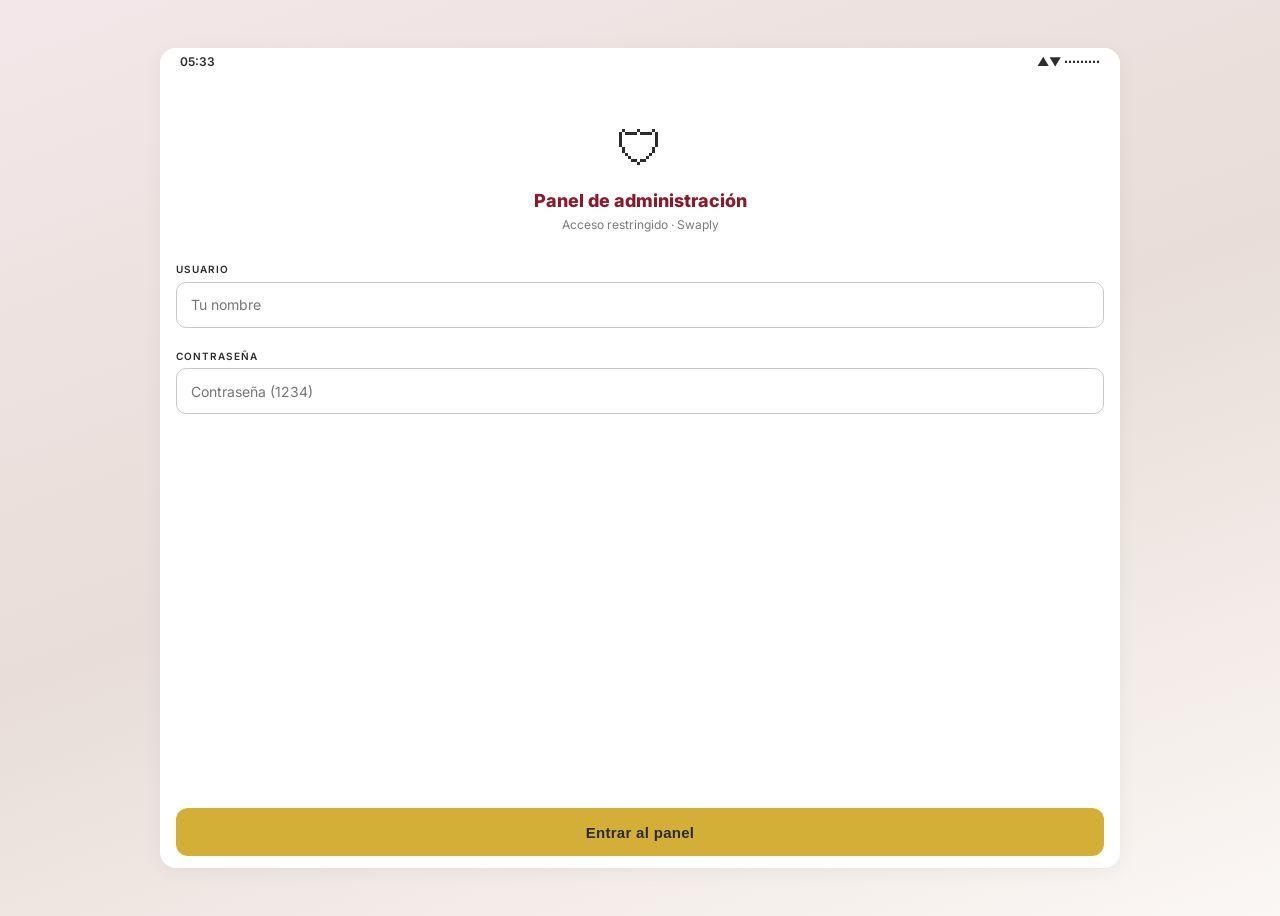
<file: public/admin-login.html>
<!DOCTYPE html>
<html lang="es">
<head>
  <meta charset="UTF-8">
  <meta name="viewport" content="width=device-width, initial-scale=1.0, viewport-fit=cover">
  <meta name="theme-color" content="#8B1A2B">
  <title>Admin · Acceso — Swaply</title>
  <link rel="stylesheet" href="assets/styles/app.css">
</head>
<body class="app-body" data-screen-id="admin-login">
  <div class="app-shell">
    <aside id="appSidebar" class="app-sidebar"></aside>
    <div class="app-main">
      <header class="app-topbar" id="appTopbar">
        <button type="button" id="btnSettings" style="background:none;border:none;font-size:20px;cursor:pointer;padding:0 8px;color:var(--primary);">⚙️</button>
        <span class="app-topbar-title" id="screenTitle">Acceso administrador</span>
        <button type="button" class="hu-toggle" id="huToggle">50 HU</button>
      </header>
      <div class="app-viewport">
        <div class="app-frame" id="appFrame" role="main">
          <div class="bar"><span>12:30</span><span class="icons">▲▼ ⋯⋯⋯</span></div>
          <div class="scr" style="display:flex; flex-direction:column; height:100%;">

            <div style="text-align:center; margin-top:32px; margin-bottom:6px;">
              <div style="font-size:48px;">🛡</div>
              <div style="font-weight:800; font-size:18px; color:var(--primary); margin-top:8px;">Panel de administración</div>
              <div style="font-size:12px; color:var(--muted); margin-top:4px;">Acceso restringido · Swaply</div>
            </div>

            <div class="col" style="gap:10px; margin-top:24px;">
              <div class="form-field">
                <label>Usuario</label>
                <div class="input-wrap"><input type="text" id="admin-user" placeholder="Tu nombre"></div>
              </div>
              <div class="form-field">
                <label>Contraseña</label>
                <div class="input-wrap"><input type="password" id="admin-pass" placeholder="Contraseña (1234)"></div>
              </div>
              <div id="admin-error" class="toast bad" style="display:none;"><span class="ic">⚠</span><div>Contraseña incorrecta.</div></div>
            </div>

            <div style="margin-top:auto; padding-bottom:12px;">
              <button type="button" id="btn-admin-login" class="btn" style="width:100%;">Entrar al panel</button>
            </div>

          </div>
        </div>
      </div>
    </div>
  </div>
  <script src="assets/js/screens-data.js"></script>
  <script src="assets/js/app-meta.js"></script>
  <script src="assets/js/app.js"></script>
</body>
</html>
</file>
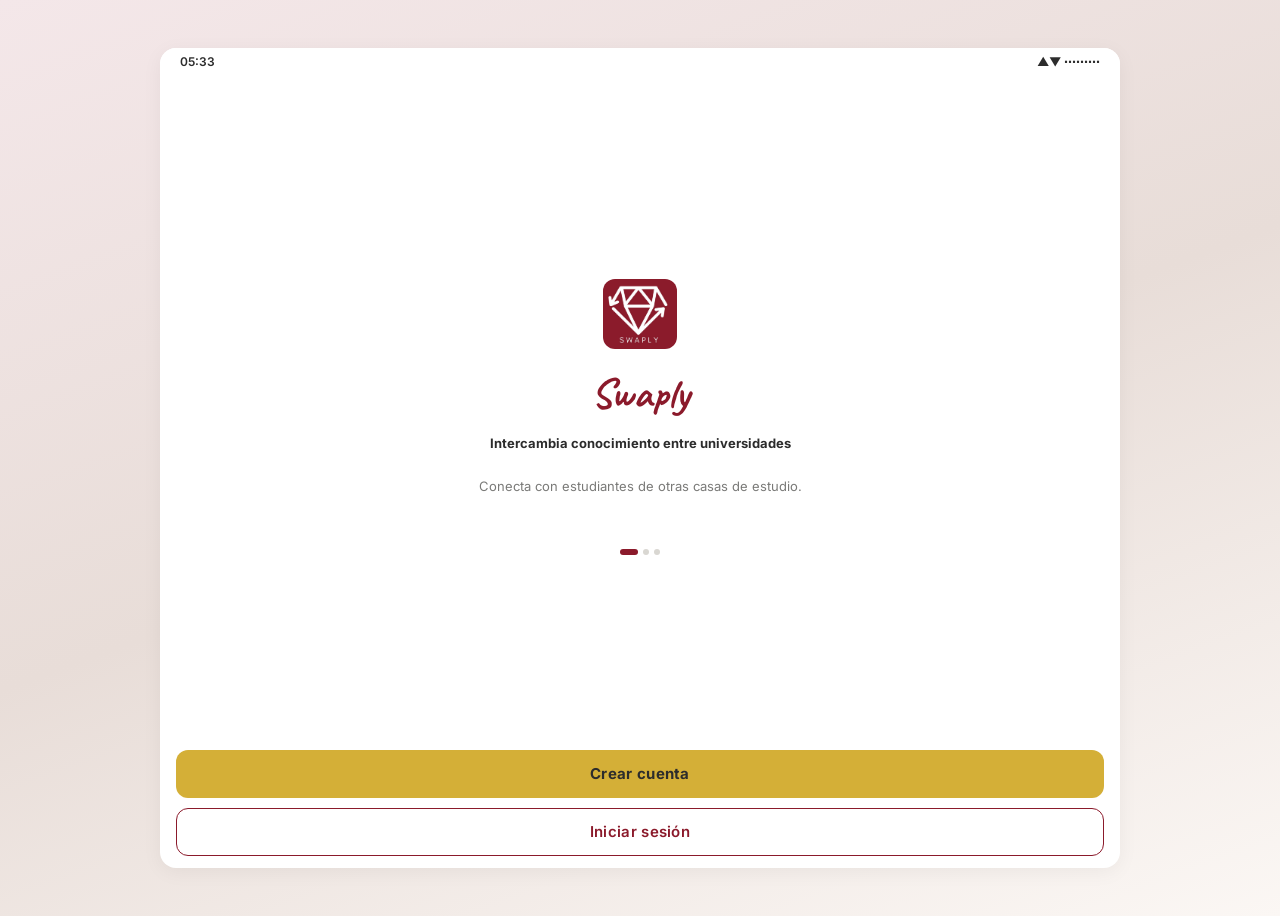
<file: public/app.html>
<!DOCTYPE html>
<html lang="es">
<head>
  <meta charset="UTF-8">
  <meta http-equiv="refresh" content="0; url=us45.html" />
  <title>Swaply — Redireccionando...</title>
  <script>
    window.location.href = "us45.html";
  </script>
</head>
<body>
  <p>Redireccionando a la aplicación... Si no eres redirigido, <a href="us45.html">haz clic aquí</a>.</p>
</body>
</html>
</file>
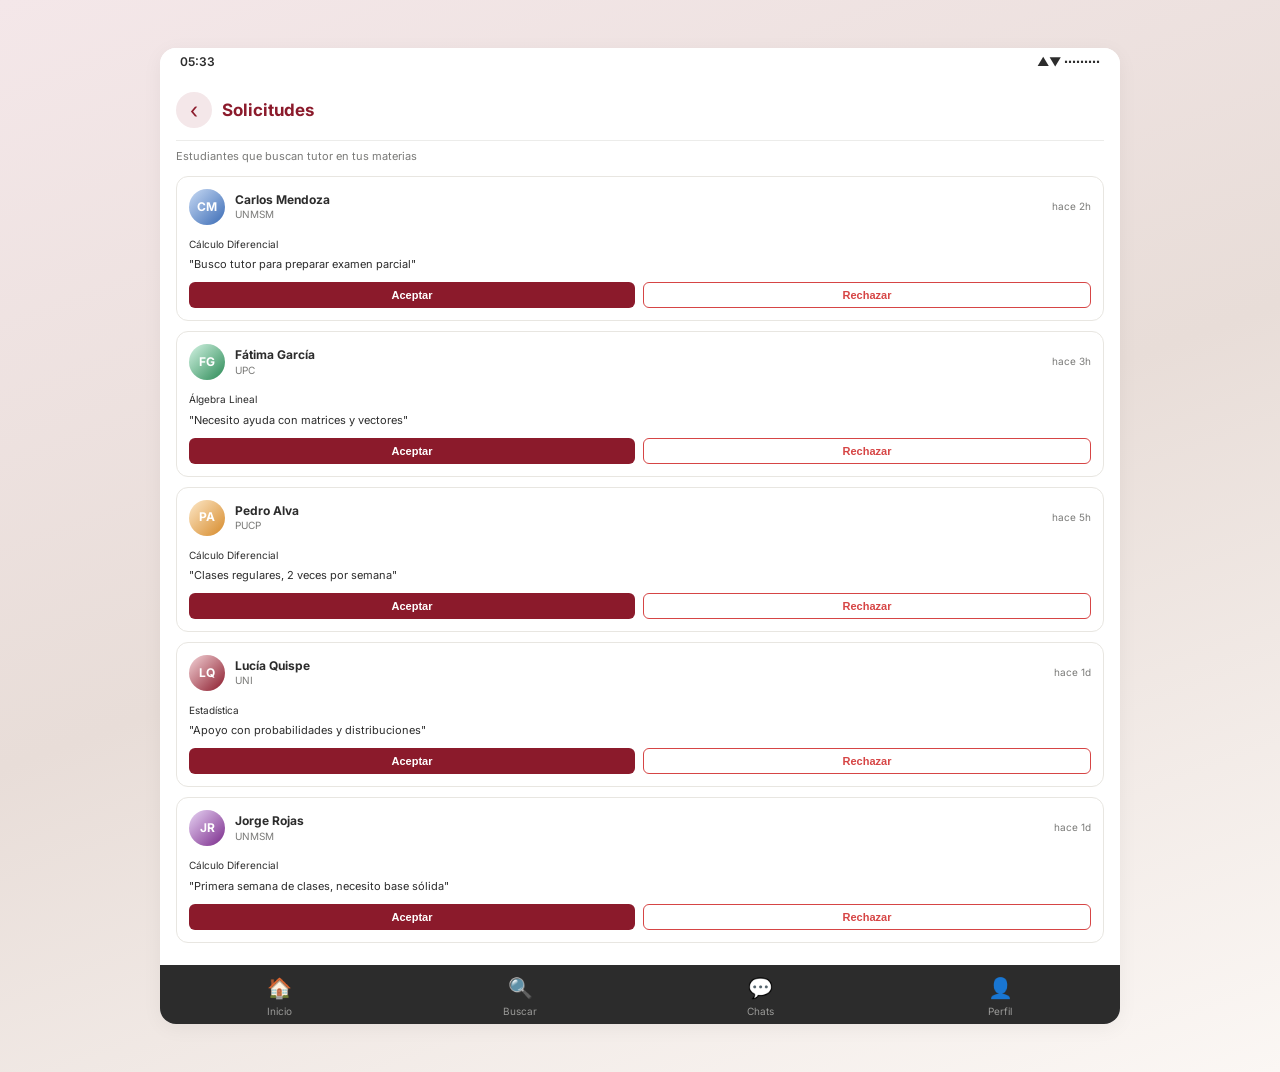
<file: public/buscar-solicitudes.html>
<!DOCTYPE html>
<html lang="es">
<head>
  <meta charset="UTF-8">
  <meta name="viewport" content="width=device-width, initial-scale=1.0, viewport-fit=cover">
  <meta name="theme-color" content="#8B1A2B">
  <meta name="apple-mobile-web-app-capable" content="yes">
  <title>Solicitudes — Swaply</title>
  <link rel="stylesheet" href="assets/styles/app.css">
</head>
<body class="app-body" data-screen-id="buscar-solicitudes">
  <div class="app-shell">
    <aside id="appSidebar" class="app-sidebar"></aside>
    <div class="app-main">
      <header class="app-topbar" id="appTopbar">
        <button type="button" id="btnSettings" style="background:none;border:none;font-size:20px;cursor:pointer;padding:0 8px;color:var(--primary);">⚙️</button>
        <span class="app-topbar-title" id="screenTitle">Solicitudes de tutorías</span>
        <button type="button" class="hu-toggle" id="huToggle">50 HU</button>
      </header>
      <div class="app-viewport">
        <div class="app-frame" id="appFrame" role="main">
          <div class="bar"><span>12:30</span><span class="icons">▲▼ ⋯⋯⋯</span></div>
          <div class="scr" style="display:flex; flex-direction:column; height:100%;">
            <div class="head"><span class="back">‹</span><h2>Solicitudes</h2></div>
            <div style="font-size:11px; color:var(--muted); margin-bottom:12px;">Estudiantes que buscan tutor en tus materias</div>
            <div style="flex:1; overflow-y:auto; padding-bottom:12px;" id="solicitudes-container"></div>
          </div>
        </div>
      </div>
    </div>
  </div>
  <script src="assets/js/screens-data.js"></script>
  <script src="assets/js/app-meta.js"></script>
  <script src="assets/js/app.js"></script>
</body>
</html>
</file>
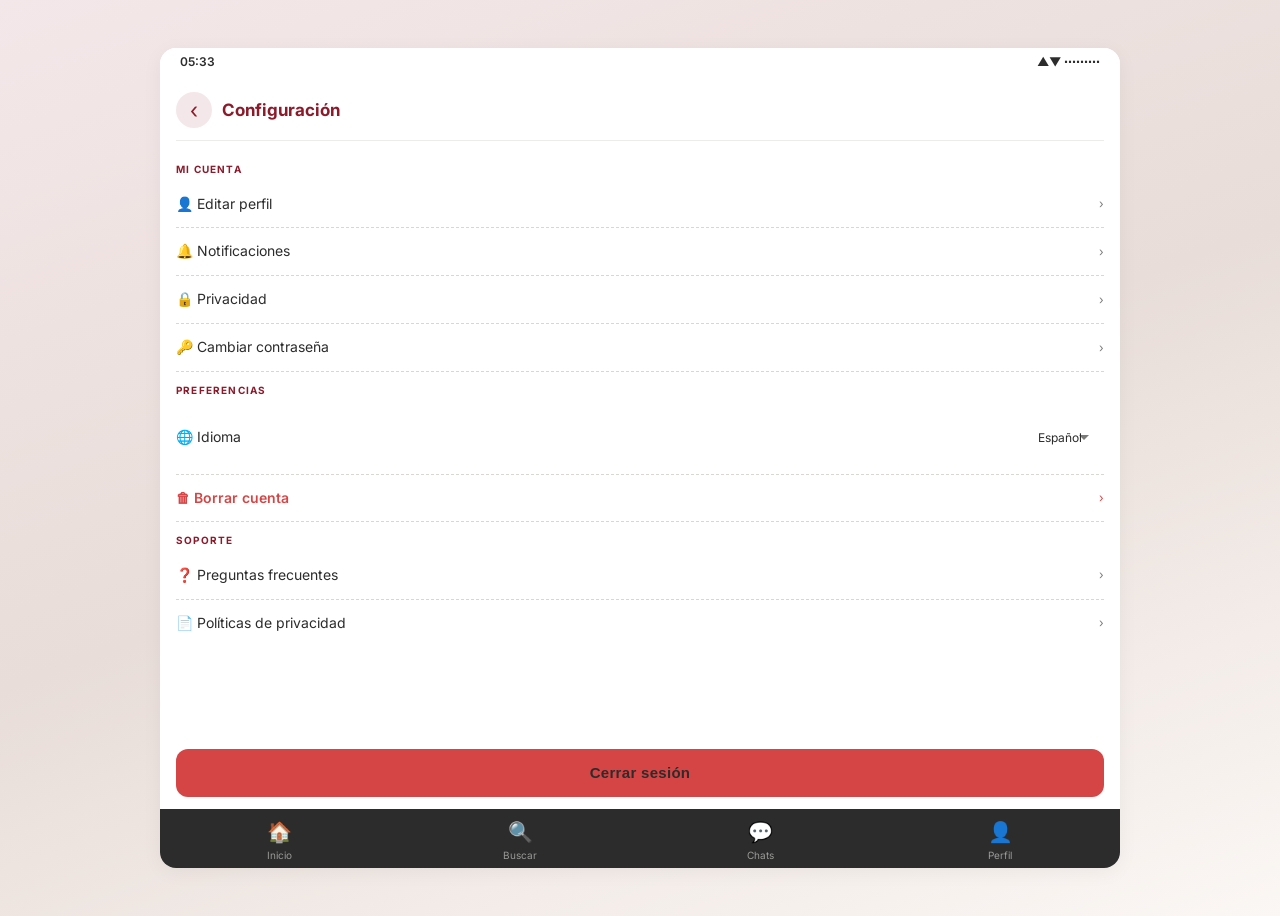
<file: public/configuracion.html>
<!DOCTYPE html>
<html lang="es">
<head>
  <meta charset="UTF-8">
  <meta name="viewport" content="width=device-width, initial-scale=1.0, viewport-fit=cover">
  <meta name="theme-color" content="#8B1A2B">
  <meta name="apple-mobile-web-app-capable" content="yes">
  <title>Configuración — Swaply</title>
  <link rel="stylesheet" href="assets/styles/app.css">
</head>
<body class="app-body" data-screen-id="configuracion">
  <div class="app-shell">
    <aside id="appSidebar" class="app-sidebar" aria-label="Historias de usuario"></aside>
    <div class="app-main">
      <header class="app-topbar" id="appTopbar">
        <button type="button" class="btn-settings" id="btnSettings" aria-label="Ajustes" style="background:none; border:none; font-size:20px; cursor:pointer; padding:0 8px; color:var(--primary);">⚙️</button>
        <span class="app-topbar-title" id="screenTitle">Configuración</span>
        <button type="button" class="hu-toggle" id="huToggle" aria-label="Ver historias de usuario">50 HU</button>
      </header>
      <div class="app-viewport">
        <div class="app-frame" id="appFrame" role="main" aria-live="polite">
          <div class="bar"><span>12:30</span><span class="icons">▲▼ ⋯⋯⋯</span></div>
          <div class="scr" style="display:flex; flex-direction:column; height:100%;">
            <div class="head"><span class="back">‹</span><h2>Configuración</h2></div>

            <div class="col" style="gap:0; flex:1; overflow-y:auto; padding-bottom:12px;">

              <div class="section-label" style="font-weight:700; margin-bottom:4px;">Mi cuenta</div>

              <div class="row-line" style="cursor:pointer; display:flex; justify-content:space-between; align-items:center;" onclick="window.location.href='us07.html'">
                <div class="l">👤 Editar perfil</div>
                <div class="r">›</div>
              </div>

              <div class="row-line" style="cursor:pointer; display:flex; justify-content:space-between; align-items:center;" id="cfg-nav-notif">
                <div class="l">🔔 Notificaciones</div>
                <div class="r">›</div>
              </div>

              <div class="row-line" style="cursor:pointer; display:flex; justify-content:space-between; align-items:center;" id="cfg-nav-privacy">
                <div class="l">🔒 Privacidad</div>
                <div class="r">›</div>
              </div>

              <div class="row-line" style="cursor:pointer; display:flex; justify-content:space-between; align-items:center;" id="cfg-nav-password">
                <div class="l">🔑 Cambiar contraseña</div>
                <div class="r">›</div>
              </div>

              <div class="section-label" style="font-weight:700; margin-top:12px; margin-bottom:4px;">Preferencias</div>

              <div class="row-line" style="display:flex; justify-content:space-between; align-items:center;">
                <div class="l">🌐 Idioma</div>
                <div class="r">
                  <select id="cfg-lang" class="field-select" style="padding:4px 8px; border-radius:6px; font-size:12px;">
                    <option value="es">Español</option>
                    <option value="en">English</option>
                    <option value="pt">Português</option>
                  </select>
                </div>
              </div>

              <div class="row-line" id="cfg-delete-account" style="cursor:pointer; display:flex; justify-content:space-between; align-items:center;">
                <div class="l" style="color:#d64545; font-weight:600;" id="btn-delete-account">🗑 Borrar cuenta</div>
                <div class="r" style="color:#d64545;">›</div>
              </div>

              <div class="section-label" style="font-weight:700; margin-top:12px; margin-bottom:4px;">Soporte</div>

              <div class="row-line" style="display:flex; justify-content:space-between; align-items:center; cursor:pointer;" id="cfg-nav-faq">
                <div class="l">❓ Preguntas frecuentes</div>
                <div class="r">›</div>
              </div>

              <div class="row-line" style="display:flex; justify-content:space-between; align-items:center; cursor:pointer;">
                <div class="l">📄 Políticas de privacidad</div>
                <div class="r">›</div>
              </div>
            </div>

            <div style="padding-top:8px; padding-bottom:12px;">
              <button type="button" class="btn" id="btn-logout-submit" style="width:100%; background:#d64545;">Cerrar sesión</button>
            </div>

            <!-- Logout confirmation overlay -->
            <div id="logout-overlay-cfg" style="display:none; position:fixed; inset:0; background:rgba(0,0,0,0.45); z-index:999; align-items:center; justify-content:center;">
              <div style="background:#fff; border-radius:16px; padding:24px 20px; max-width:260px; width:90%; box-shadow:0 8px 32px rgba(0,0,0,0.18); text-align:center;">
                <div style="font-size:22px; margin-bottom:8px;">🚪</div>
                <div style="font-weight:700; font-size:14px; color:var(--ink); margin-bottom:6px;">¿Cerrar sesión?</div>
                <div style="font-size:12px; color:var(--muted); margin-bottom:16px;">Tu perfil y contraseña se conservarán para cuando vuelvas.</div>
                <div style="display:flex; gap:8px;">
                  <button id="logout-cfg-no" type="button" style="flex:1; padding:10px; border:1.5px solid var(--primary); background:transparent; color:var(--primary); border-radius:10px; font-weight:600; font-size:13px; cursor:pointer;">No</button>
                  <button id="logout-cfg-si" type="button" style="flex:1; padding:10px; background:#d64545; border:none; color:#fff; border-radius:10px; font-weight:600; font-size:13px; cursor:pointer;">Sí</button>
                </div>
              </div>
            </div>
          </div>
        </div>
      </div>
    </div>
  </div>
  <script src="assets/js/screens-data.js"></script>
  <script src="assets/js/app-meta.js"></script>
  <script src="assets/js/app.js"></script>
</body>
</html>
</file>
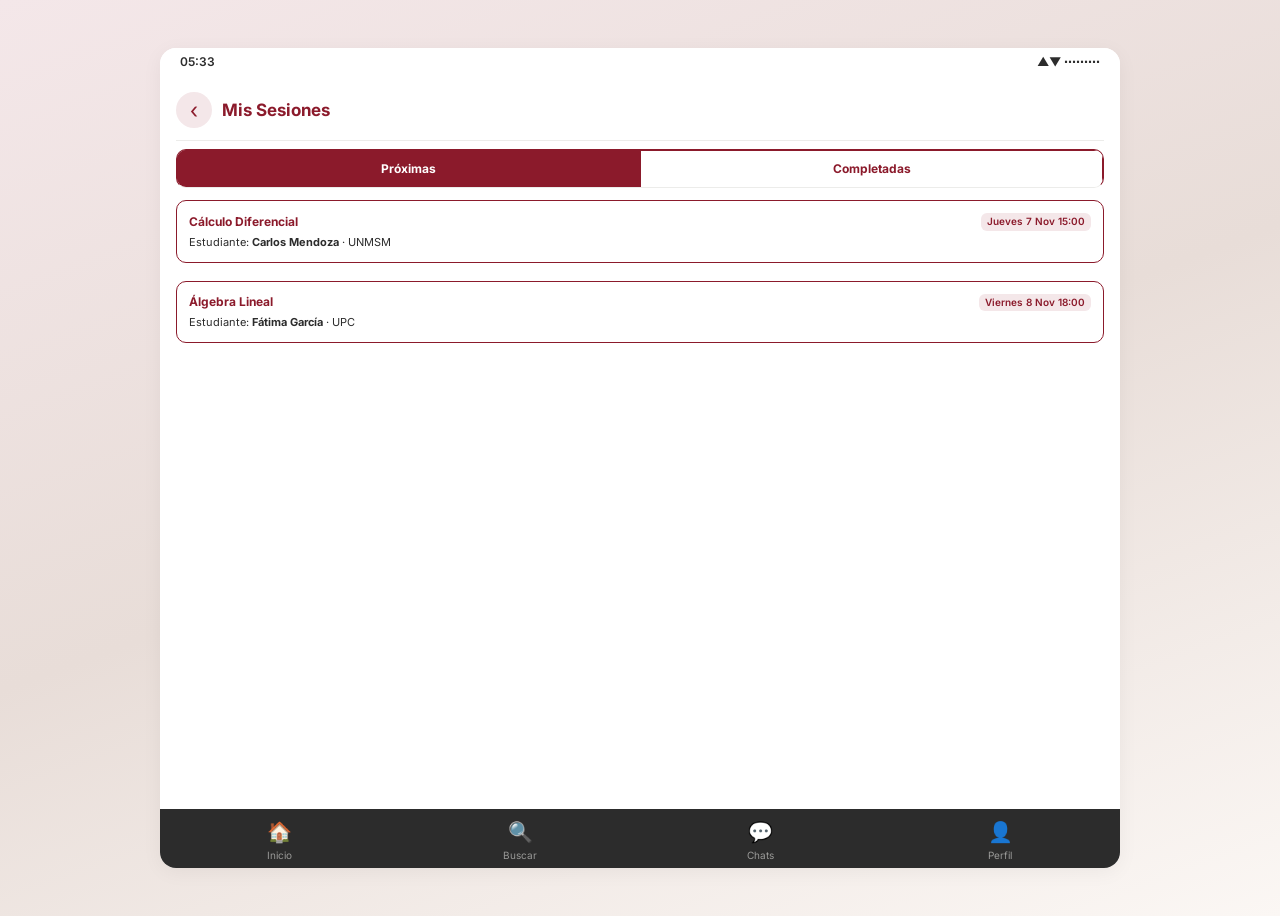
<file: public/sesiones-tutor.html>
<!DOCTYPE html>
<html lang="es">
<head>
  <meta charset="UTF-8">
  <meta name="viewport" content="width=device-width, initial-scale=1.0, viewport-fit=cover">
  <meta name="theme-color" content="#8B1A2B">
  <meta name="apple-mobile-web-app-capable" content="yes">
  <title>Mis Sesiones (Tutor) — Swaply</title>
  <link rel="stylesheet" href="assets/styles/app.css">
</head>
<body class="app-body" data-screen-id="sesiones-tutor">
  <div class="app-shell">
    <aside id="appSidebar" class="app-sidebar"></aside>
    <div class="app-main">
      <header class="app-topbar" id="appTopbar">
        <button type="button" id="btnSettings" style="background:none;border:none;font-size:20px;cursor:pointer;padding:0 8px;color:var(--primary);">⚙️</button>
        <span class="app-topbar-title" id="screenTitle">Mis Sesiones</span>
        <button type="button" class="hu-toggle" id="huToggle">50 HU</button>
      </header>
      <div class="app-viewport">
        <div class="app-frame" id="appFrame" role="main">
          <div class="bar"><span>12:30</span><span class="icons">▲▼ ⋯⋯⋯</span></div>
          <div class="scr" style="display:flex; flex-direction:column; height:100%;">
            <div class="head"><span class="back">‹</span><h2>Mis Sesiones</h2></div>
            <div class="tabs" style="display:flex; border-bottom:1.5px solid var(--soft); margin-bottom:12px;">
              <div class="t on" id="tab-tutor-prox" style="flex:1; text-align:center; padding:10px; cursor:pointer; font-weight:700;">Próximas</div>
              <div class="t" id="tab-tutor-comp" style="flex:1; text-align:center; padding:10px; cursor:pointer; font-weight:700;">Completadas</div>
            </div>
            <div class="col" style="flex:1; overflow-y:auto; padding-bottom:12px;" id="tutor-sesiones-container"></div>
          </div>
        </div>
      </div>
    </div>
  </div>
  <script src="assets/js/screens-data.js"></script>
  <script src="assets/js/app-meta.js"></script>
  <script src="assets/js/app.js"></script>
</body>
</html>
</file>
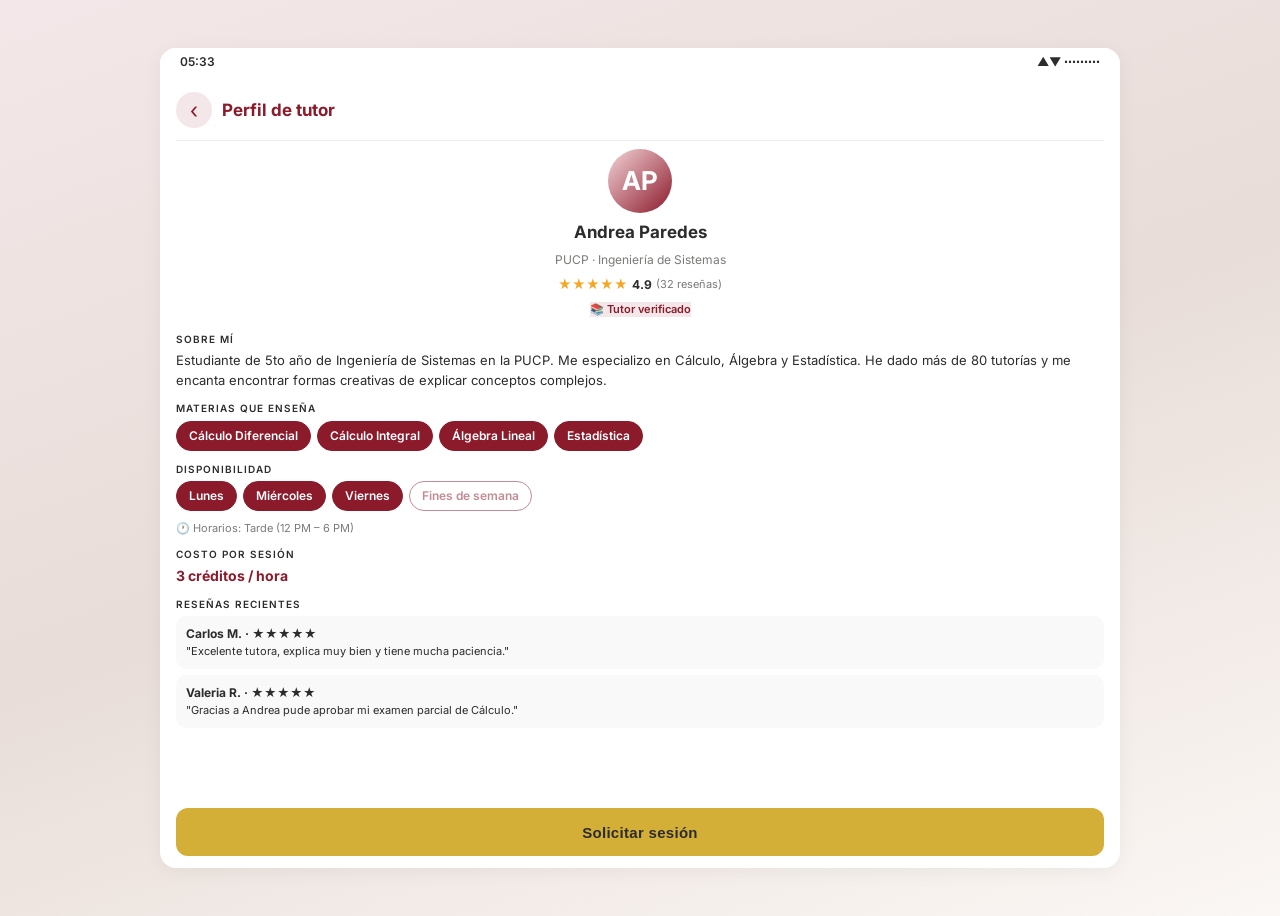
<file: public/tutor-andrea.html>
<!DOCTYPE html>
<html lang="es">
<head>
  <meta charset="UTF-8">
  <meta name="viewport" content="width=device-width, initial-scale=1.0, viewport-fit=cover">
  <meta name="theme-color" content="#8B1A2B">
  <meta name="apple-mobile-web-app-capable" content="yes">
  <title>Andrea Paredes — Swaply</title>
  <link rel="stylesheet" href="assets/styles/app.css">
</head>
<body class="app-body" data-screen-id="tutor-andrea">
  <div class="app-shell">
    <aside id="appSidebar" class="app-sidebar" aria-label="Historias de usuario"></aside>
    <div class="app-main">
      <header class="app-topbar" id="appTopbar">
        <button type="button" class="btn-settings" id="btnSettings" aria-label="Ajustes" style="background:none; border:none; font-size:20px; cursor:pointer; padding:0 8px; color:var(--primary);">⚙️</button>
        <span class="app-topbar-title" id="screenTitle">Perfil de tutor</span>
        <button type="button" class="hu-toggle" id="huToggle" aria-label="Ver historias de usuario">50 HU</button>
      </header>
      <div class="app-viewport">
        <div class="app-frame" id="appFrame" role="main" aria-live="polite">
          <div class="bar"><span>12:30</span><span class="icons">▲▼ ⋯⋯⋯</span></div>
          <div class="scr" style="display:flex; flex-direction:column; height:100%;">
            <div class="head"><span class="back">‹</span><h2>Perfil de tutor</h2></div>

            <div style="flex:1; overflow-y:auto; padding-bottom:12px;">
              <!-- Avatar + Name -->
              <div style="display:flex; flex-direction:column; align-items:center; gap:8px; margin-bottom:16px;">
                <div class="av xl" style="background:linear-gradient(135deg,#f4d4d8,#8B1A2B); color:#fff; font-size:26px; font-weight:700;">AP</div>
                <div style="font-weight:700; font-size:17px; color:var(--ink);">Andrea Paredes</div>
                <div style="font-size:12px; color:var(--muted);">PUCP · Ingeniería de Sistemas</div>
                <div style="display:flex; gap:4px; align-items:center;">
                  <span style="color:#f5a623; font-size:13px;">★★★★★</span>
                  <span style="font-weight:700; font-size:12px;">4.9</span>
                  <span style="font-size:11px; color:var(--muted);">(32 reseñas)</span>
                </div>
                <span class="tag" style="background:var(--brand-bg); color:var(--primary); font-weight:600; font-size:11px;">📚 Tutor verificado</span>
              </div>

              <!-- Bio -->
              <div class="form-field">
                <label>Sobre mí</label>
                <div style="font-size:13px; color:var(--ink); line-height:1.5;">
                  Estudiante de 5to año de Ingeniería de Sistemas en la PUCP. Me especializo en Cálculo, Álgebra y Estadística. He dado más de 80 tutorías y me encanta encontrar formas creativas de explicar conceptos complejos.
                </div>
              </div>

              <!-- Materias -->
              <div class="form-field">
                <label>Materias que enseña</label>
                <div class="chips" style="flex-wrap:wrap; gap:6px; margin-top:4px;">
                  <span class="chip on">Cálculo Diferencial</span>
                  <span class="chip on">Cálculo Integral</span>
                  <span class="chip on">Álgebra Lineal</span>
                  <span class="chip on">Estadística</span>
                </div>
              </div>

              <!-- Disponibilidad -->
              <div class="form-field">
                <label>Disponibilidad</label>
                <div class="chips" style="flex-wrap:wrap; gap:6px; margin-top:4px;">
                  <span class="chip on">Lunes</span>
                  <span class="chip on">Miércoles</span>
                  <span class="chip on">Viernes</span>
                  <span class="chip" style="opacity:0.5;">Fines de semana</span>
                </div>
                <div style="font-size:11px; color:var(--muted); margin-top:6px;">🕐 Horarios: Tarde (12 PM – 6 PM)</div>
              </div>

              <!-- Créditos -->
              <div class="form-field">
                <label>Costo por sesión</label>
                <div style="font-size:14px; font-weight:700; color:var(--primary);">3 créditos / hora</div>
              </div>

              <!-- Reseñas -->
              <div class="form-field">
                <label>Reseñas recientes</label>
                <div style="background:#f9f9f9; border-radius:10px; padding:10px; margin-top:4px;">
                  <div style="font-size:12px; font-weight:700;">Carlos M. · ★★★★★</div>
                  <div style="font-size:11px; color:var(--ink); margin-top:2px;">"Excelente tutora, explica muy bien y tiene mucha paciencia."</div>
                </div>
                <div style="background:#f9f9f9; border-radius:10px; padding:10px; margin-top:6px;">
                  <div style="font-size:12px; font-weight:700;">Valeria R. · ★★★★★</div>
                  <div style="font-size:11px; color:var(--ink); margin-top:2px;">"Gracias a Andrea pude aprobar mi examen parcial de Cálculo."</div>
                </div>
              </div>
            </div>

            <div style="padding-top:8px; padding-bottom:12px;">
              <button type="button" class="btn" onclick="window.location.href='us19.html'" style="width:100%;">Solicitar sesión</button>
            </div>
          </div>
        </div>
      </div>
    </div>
  </div>
  <script src="assets/js/screens-data.js"></script>
  <script src="assets/js/app-meta.js"></script>
  <script src="assets/js/app.js"></script>
</body>
</html>
</file>
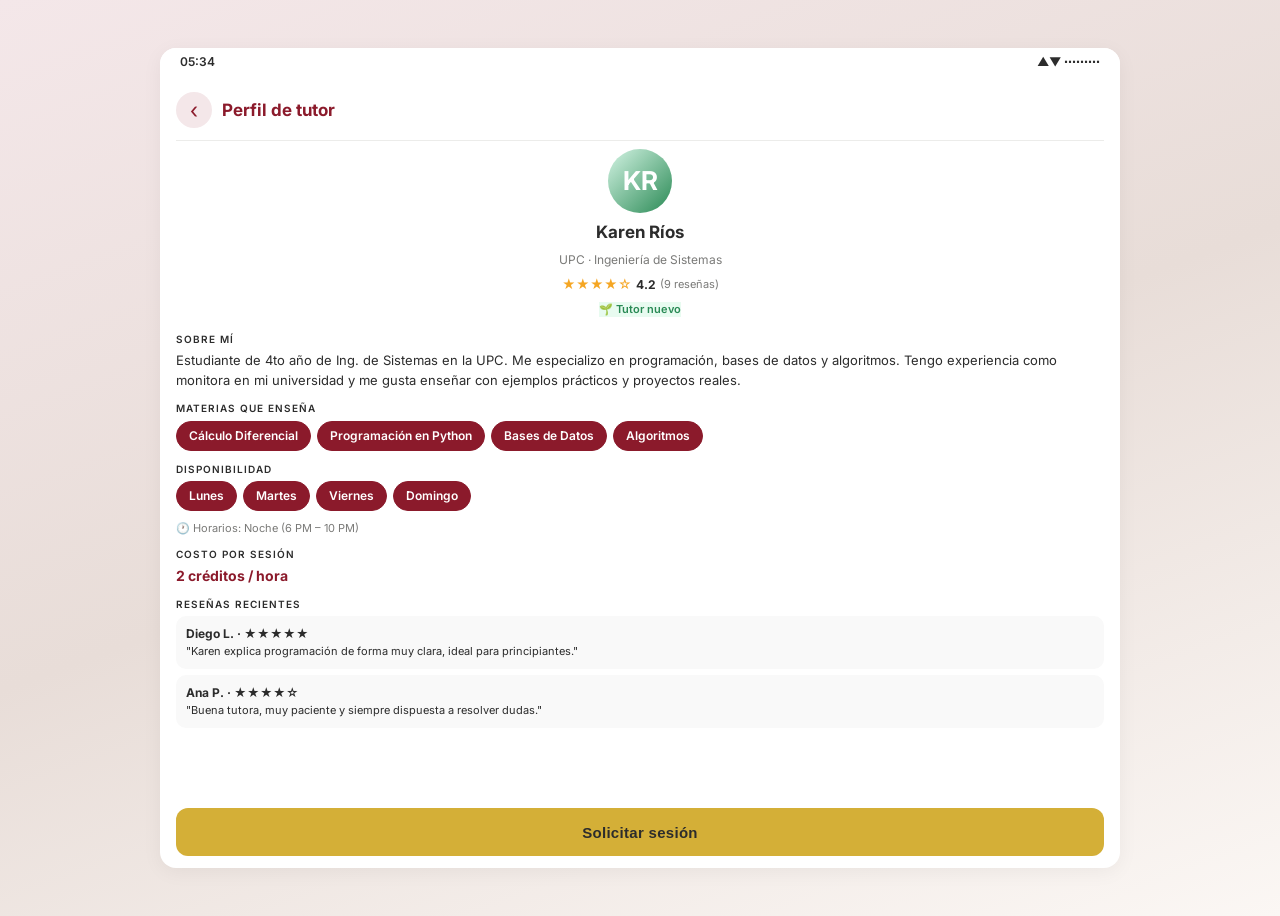
<file: public/tutor-karen.html>
<!DOCTYPE html>
<html lang="es">
<head>
  <meta charset="UTF-8">
  <meta name="viewport" content="width=device-width, initial-scale=1.0, viewport-fit=cover">
  <meta name="theme-color" content="#8B1A2B">
  <meta name="apple-mobile-web-app-capable" content="yes">
  <title>Karen Ríos — Swaply</title>
  <link rel="stylesheet" href="assets/styles/app.css">
</head>
<body class="app-body" data-screen-id="tutor-karen">
  <div class="app-shell">
    <aside id="appSidebar" class="app-sidebar" aria-label="Historias de usuario"></aside>
    <div class="app-main">
      <header class="app-topbar" id="appTopbar">
        <button type="button" class="btn-settings" id="btnSettings" aria-label="Ajustes" style="background:none; border:none; font-size:20px; cursor:pointer; padding:0 8px; color:var(--primary);">⚙️</button>
        <span class="app-topbar-title" id="screenTitle">Perfil de tutor</span>
        <button type="button" class="hu-toggle" id="huToggle" aria-label="Ver historias de usuario">50 HU</button>
      </header>
      <div class="app-viewport">
        <div class="app-frame" id="appFrame" role="main" aria-live="polite">
          <div class="bar"><span>12:30</span><span class="icons">▲▼ ⋯⋯⋯</span></div>
          <div class="scr" style="display:flex; flex-direction:column; height:100%;">
            <div class="head"><span class="back">‹</span><h2>Perfil de tutor</h2></div>

            <div style="flex:1; overflow-y:auto; padding-bottom:12px;">
              <!-- Avatar + Name -->
              <div style="display:flex; flex-direction:column; align-items:center; gap:8px; margin-bottom:16px;">
                <div class="av xl" style="background:linear-gradient(135deg,#d4f4e4,#2a8a55); color:#fff; font-size:26px; font-weight:700;">KR</div>
                <div style="font-weight:700; font-size:17px; color:var(--ink);">Karen Ríos</div>
                <div style="font-size:12px; color:var(--muted);">UPC · Ingeniería de Sistemas</div>
                <div style="display:flex; gap:4px; align-items:center;">
                  <span style="color:#f5a623; font-size:13px;">★★★★☆</span>
                  <span style="font-weight:700; font-size:12px;">4.2</span>
                  <span style="font-size:11px; color:var(--muted);">(9 reseñas)</span>
                </div>
                <span class="tag" style="background:#e8fbf0; color:#2a8a55; font-weight:600; font-size:11px;">🌱 Tutor nuevo</span>
              </div>

              <!-- Bio -->
              <div class="form-field">
                <label>Sobre mí</label>
                <div style="font-size:13px; color:var(--ink); line-height:1.5;">
                  Estudiante de 4to año de Ing. de Sistemas en la UPC. Me especializo en programación, bases de datos y algoritmos. Tengo experiencia como monitora en mi universidad y me gusta enseñar con ejemplos prácticos y proyectos reales.
                </div>
              </div>

              <!-- Materias -->
              <div class="form-field">
                <label>Materias que enseña</label>
                <div class="chips" style="flex-wrap:wrap; gap:6px; margin-top:4px;">
                  <span class="chip on">Cálculo Diferencial</span>
                  <span class="chip on">Programación en Python</span>
                  <span class="chip on">Bases de Datos</span>
                  <span class="chip on">Algoritmos</span>
                </div>
              </div>

              <!-- Disponibilidad -->
              <div class="form-field">
                <label>Disponibilidad</label>
                <div class="chips" style="flex-wrap:wrap; gap:6px; margin-top:4px;">
                  <span class="chip on">Lunes</span>
                  <span class="chip on">Martes</span>
                  <span class="chip on">Viernes</span>
                  <span class="chip on">Domingo</span>
                </div>
                <div style="font-size:11px; color:var(--muted); margin-top:6px;">🕐 Horarios: Noche (6 PM – 10 PM)</div>
              </div>

              <!-- Créditos -->
              <div class="form-field">
                <label>Costo por sesión</label>
                <div style="font-size:14px; font-weight:700; color:var(--primary);">2 créditos / hora</div>
              </div>

              <!-- Reseñas -->
              <div class="form-field">
                <label>Reseñas recientes</label>
                <div style="background:#f9f9f9; border-radius:10px; padding:10px; margin-top:4px;">
                  <div style="font-size:12px; font-weight:700;">Diego L. · ★★★★★</div>
                  <div style="font-size:11px; color:var(--ink); margin-top:2px;">"Karen explica programación de forma muy clara, ideal para principiantes."</div>
                </div>
                <div style="background:#f9f9f9; border-radius:10px; padding:10px; margin-top:6px;">
                  <div style="font-size:12px; font-weight:700;">Ana P. · ★★★★☆</div>
                  <div style="font-size:11px; color:var(--ink); margin-top:2px;">"Buena tutora, muy paciente y siempre dispuesta a resolver dudas."</div>
                </div>
              </div>
            </div>

            <div style="padding-top:8px; padding-bottom:12px;">
              <button type="button" class="btn" onclick="window.location.href='us19.html'" style="width:100%;">Solicitar sesión</button>
            </div>
          </div>
        </div>
      </div>
    </div>
  </div>
  <script src="assets/js/screens-data.js"></script>
  <script src="assets/js/app-meta.js"></script>
  <script src="assets/js/app.js"></script>
</body>
</html>
</file>
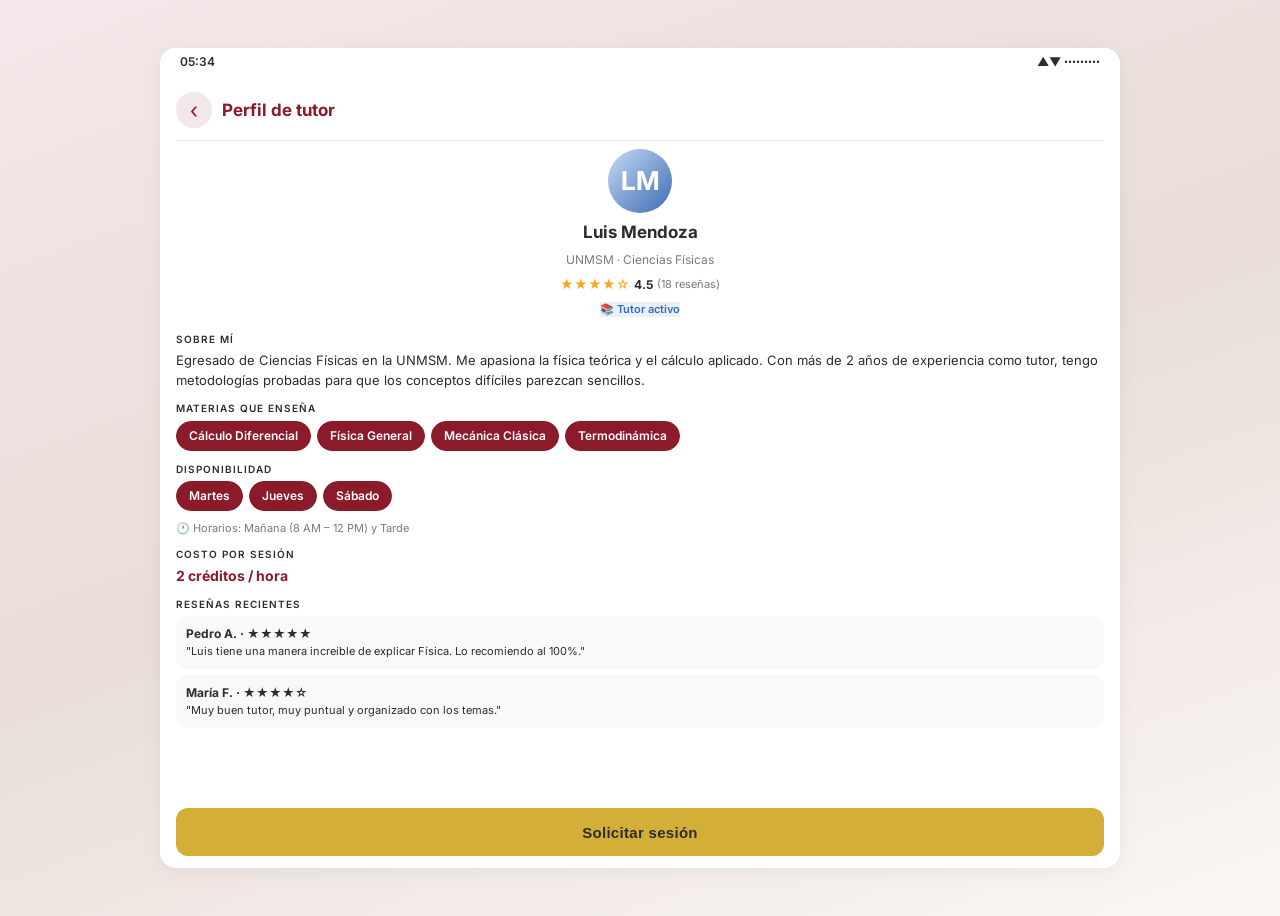
<file: public/tutor-luis.html>
<!DOCTYPE html>
<html lang="es">
<head>
  <meta charset="UTF-8">
  <meta name="viewport" content="width=device-width, initial-scale=1.0, viewport-fit=cover">
  <meta name="theme-color" content="#8B1A2B">
  <meta name="apple-mobile-web-app-capable" content="yes">
  <title>Luis Mendoza — Swaply</title>
  <link rel="stylesheet" href="assets/styles/app.css">
</head>
<body class="app-body" data-screen-id="tutor-luis">
  <div class="app-shell">
    <aside id="appSidebar" class="app-sidebar" aria-label="Historias de usuario"></aside>
    <div class="app-main">
      <header class="app-topbar" id="appTopbar">
        <button type="button" class="btn-settings" id="btnSettings" aria-label="Ajustes" style="background:none; border:none; font-size:20px; cursor:pointer; padding:0 8px; color:var(--primary);">⚙️</button>
        <span class="app-topbar-title" id="screenTitle">Perfil de tutor</span>
        <button type="button" class="hu-toggle" id="huToggle" aria-label="Ver historias de usuario">50 HU</button>
      </header>
      <div class="app-viewport">
        <div class="app-frame" id="appFrame" role="main" aria-live="polite">
          <div class="bar"><span>12:30</span><span class="icons">▲▼ ⋯⋯⋯</span></div>
          <div class="scr" style="display:flex; flex-direction:column; height:100%;">
            <div class="head"><span class="back">‹</span><h2>Perfil de tutor</h2></div>

            <div style="flex:1; overflow-y:auto; padding-bottom:12px;">
              <!-- Avatar + Name -->
              <div style="display:flex; flex-direction:column; align-items:center; gap:8px; margin-bottom:16px;">
                <div class="av xl" style="background:linear-gradient(135deg,#c8daf4,#3a6bb5); color:#fff; font-size:26px; font-weight:700;">LM</div>
                <div style="font-weight:700; font-size:17px; color:var(--ink);">Luis Mendoza</div>
                <div style="font-size:12px; color:var(--muted);">UNMSM · Ciencias Físicas</div>
                <div style="display:flex; gap:4px; align-items:center;">
                  <span style="color:#f5a623; font-size:13px;">★★★★☆</span>
                  <span style="font-weight:700; font-size:12px;">4.5</span>
                  <span style="font-size:11px; color:var(--muted);">(18 reseñas)</span>
                </div>
                <span class="tag" style="background:#e8f0fb; color:#3a6bb5; font-weight:600; font-size:11px;">📚 Tutor activo</span>
              </div>

              <!-- Bio -->
              <div class="form-field">
                <label>Sobre mí</label>
                <div style="font-size:13px; color:var(--ink); line-height:1.5;">
                  Egresado de Ciencias Físicas en la UNMSM. Me apasiona la física teórica y el cálculo aplicado. Con más de 2 años de experiencia como tutor, tengo metodologías probadas para que los conceptos difíciles parezcan sencillos.
                </div>
              </div>

              <!-- Materias -->
              <div class="form-field">
                <label>Materias que enseña</label>
                <div class="chips" style="flex-wrap:wrap; gap:6px; margin-top:4px;">
                  <span class="chip on">Cálculo Diferencial</span>
                  <span class="chip on">Física General</span>
                  <span class="chip on">Mecánica Clásica</span>
                  <span class="chip on">Termodinámica</span>
                </div>
              </div>

              <!-- Disponibilidad -->
              <div class="form-field">
                <label>Disponibilidad</label>
                <div class="chips" style="flex-wrap:wrap; gap:6px; margin-top:4px;">
                  <span class="chip on">Martes</span>
                  <span class="chip on">Jueves</span>
                  <span class="chip on">Sábado</span>
                </div>
                <div style="font-size:11px; color:var(--muted); margin-top:6px;">🕐 Horarios: Mañana (8 AM – 12 PM) y Tarde</div>
              </div>

              <!-- Créditos -->
              <div class="form-field">
                <label>Costo por sesión</label>
                <div style="font-size:14px; font-weight:700; color:var(--primary);">2 créditos / hora</div>
              </div>

              <!-- Reseñas -->
              <div class="form-field">
                <label>Reseñas recientes</label>
                <div style="background:#f9f9f9; border-radius:10px; padding:10px; margin-top:4px;">
                  <div style="font-size:12px; font-weight:700;">Pedro A. · ★★★★★</div>
                  <div style="font-size:11px; color:var(--ink); margin-top:2px;">"Luis tiene una manera increíble de explicar Física. Lo recomiendo al 100%."</div>
                </div>
                <div style="background:#f9f9f9; border-radius:10px; padding:10px; margin-top:6px;">
                  <div style="font-size:12px; font-weight:700;">María F. · ★★★★☆</div>
                  <div style="font-size:11px; color:var(--ink); margin-top:2px;">"Muy buen tutor, muy puntual y organizado con los temas."</div>
                </div>
              </div>
            </div>

            <div style="padding-top:8px; padding-bottom:12px;">
              <button type="button" class="btn" onclick="window.location.href='us19.html'" style="width:100%;">Solicitar sesión</button>
            </div>
          </div>
        </div>
      </div>
    </div>
  </div>
  <script src="assets/js/screens-data.js"></script>
  <script src="assets/js/app-meta.js"></script>
  <script src="assets/js/app.js"></script>
</body>
</html>
</file>
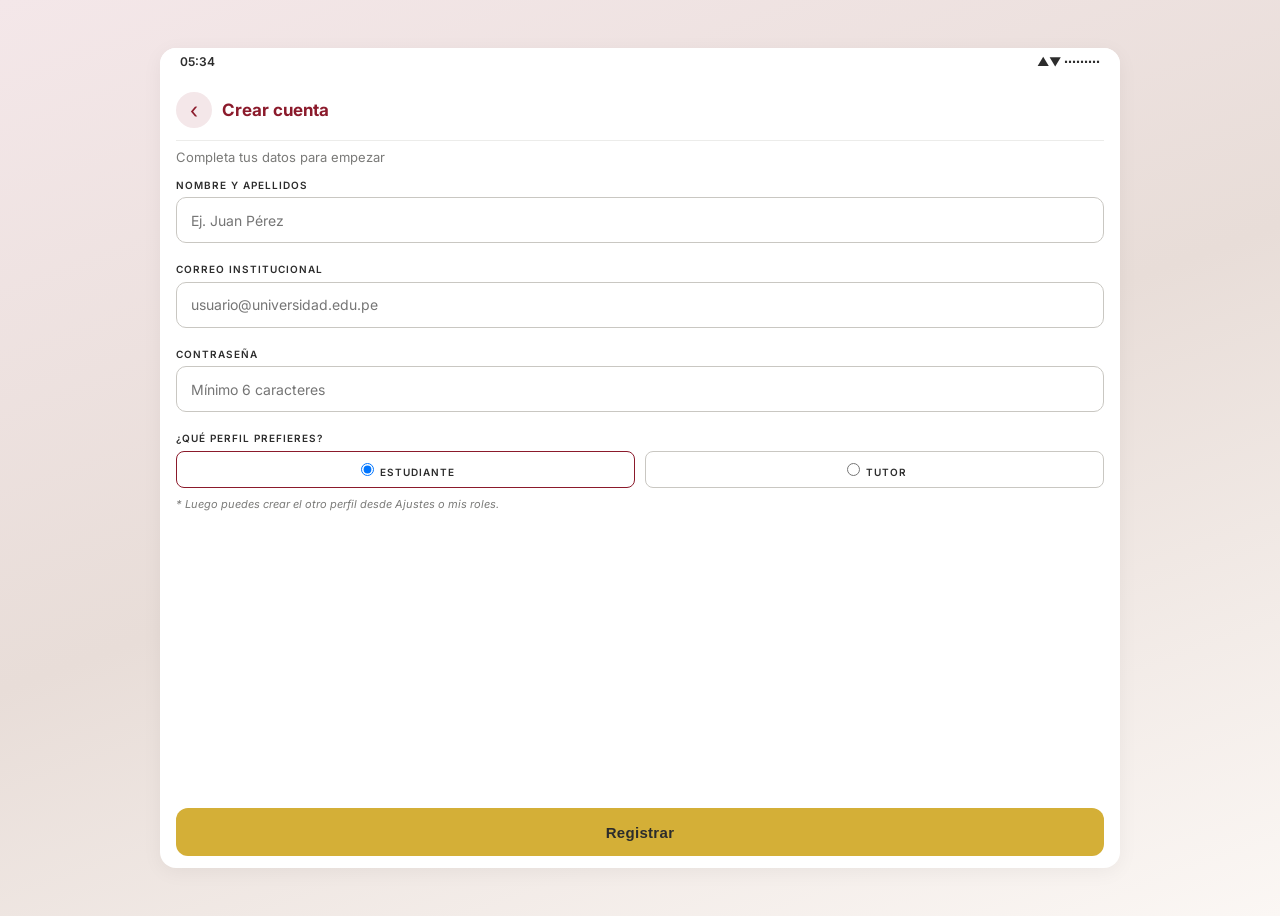
<file: public/us01.html>
<!DOCTYPE html>
<html lang="es">
<head>
  <meta charset="UTF-8">
  <meta name="viewport" content="width=device-width, initial-scale=1.0, viewport-fit=cover">
  <meta name="theme-color" content="#8B1A2B">
  <meta name="apple-mobile-web-app-capable" content="yes">
  <title>US01 · Registro con correo institucional — Swaply</title>
  <link rel="stylesheet" href="assets/styles/app.css">
</head>
<body class="app-body" data-screen-id="us01">
  <div class="app-shell">
    <aside id="appSidebar" class="app-sidebar" aria-label="Historias de usuario"></aside>
    <div class="app-main">
      <header class="app-topbar" id="appTopbar">
        <!-- Configuration settings gear button on the far left -->
        <button type="button" class="btn-settings" id="btnSettings" aria-label="Ajustes" style="background:none; border:none; font-size:20px; cursor:pointer; padding:0 8px; color:var(--primary);">⚙️</button>
        <span class="app-topbar-title" id="screenTitle">US01 · Registro con correo institucional</span>
        <button type="button" class="hu-toggle" id="huToggle" aria-label="Ver historias de usuario">50 HU</button>
      </header>
      <div class="app-viewport">
        <div class="app-frame" id="appFrame" role="main" aria-live="polite">
          
    <div class="bar"><span>12:30</span><span class="icons">▲▼ ⋯⋯⋯</span></div>
    <div class="scr" style="display:flex; flex-direction:column; height:100%;">
      <div class="head"><span class="back">‹</span><h2>Crear cuenta</h2></div>
      <div class="small" style="margin-bottom:12px;">Completa tus datos para empezar</div>
      
      <div class="col" style="gap:8px; overflow-y:auto; flex:1; padding-bottom:12px;">
        <div class="form-field"><label>Nombre y Apellidos</label><div class="input-wrap"><input type="text" id="reg-name" placeholder="Ej. Juan Pérez" required></div></div>
        <div class="form-field"><label>Correo Institucional</label><div class="input-wrap"><input type="email" id="reg-email" placeholder="usuario@universidad.edu.pe" required></div></div>
        <div class="form-field"><label>Contraseña</label><div class="input-wrap"><input type="password" id="reg-password" placeholder="Mínimo 6 caracteres" required></div></div>
        
        <div class="form-field">
          <label>¿Qué perfil prefieres?</label>
          <div style="display:flex; gap:10px; margin-top:4px;">
            <label style="flex:1; border:1.5px solid var(--primary); border-radius:8px; padding:8px; text-align:center; cursor:pointer;" id="lbl-role-estudiante">
              <input type="radio" name="reg-role" value="estudiante" checked style="margin-right:6px;">Estudiante
            </label>
            <label style="flex:1; border:1.5px solid #c9c7c2; border-radius:8px; padding:8px; text-align:center; cursor:pointer;" id="lbl-role-tutor">
              <input type="radio" name="reg-role" value="tutor" style="margin-right:6px;">Tutor
            </label>
          </div>
          <div class="small" style="margin-top:4px; font-size:11px; font-style:italic;">* Luego puedes crear el otro perfil desde Ajustes o mis roles.</div>
        </div>
        
        <div id="reg-error" class="toast bad" style="display:none; margin-top:8px;"><span class="ic">⚠</span><div id="reg-error-msg"></div></div>
      </div>
      
      <div style="margin-top:auto; padding-top:8px; padding-bottom:12px;">
        <button type="button" class="btn" id="btn-register-submit" style="width:100%;">Registrar</button>
      </div>
    </div>
  
        </div>
      </div>
    </div>
  </div>
  <script src="assets/js/screens-data.js"></script>
  <script src="assets/js/app-meta.js"></script>
  <script src="assets/js/app.js"></script>
</body>
</html>
</file>
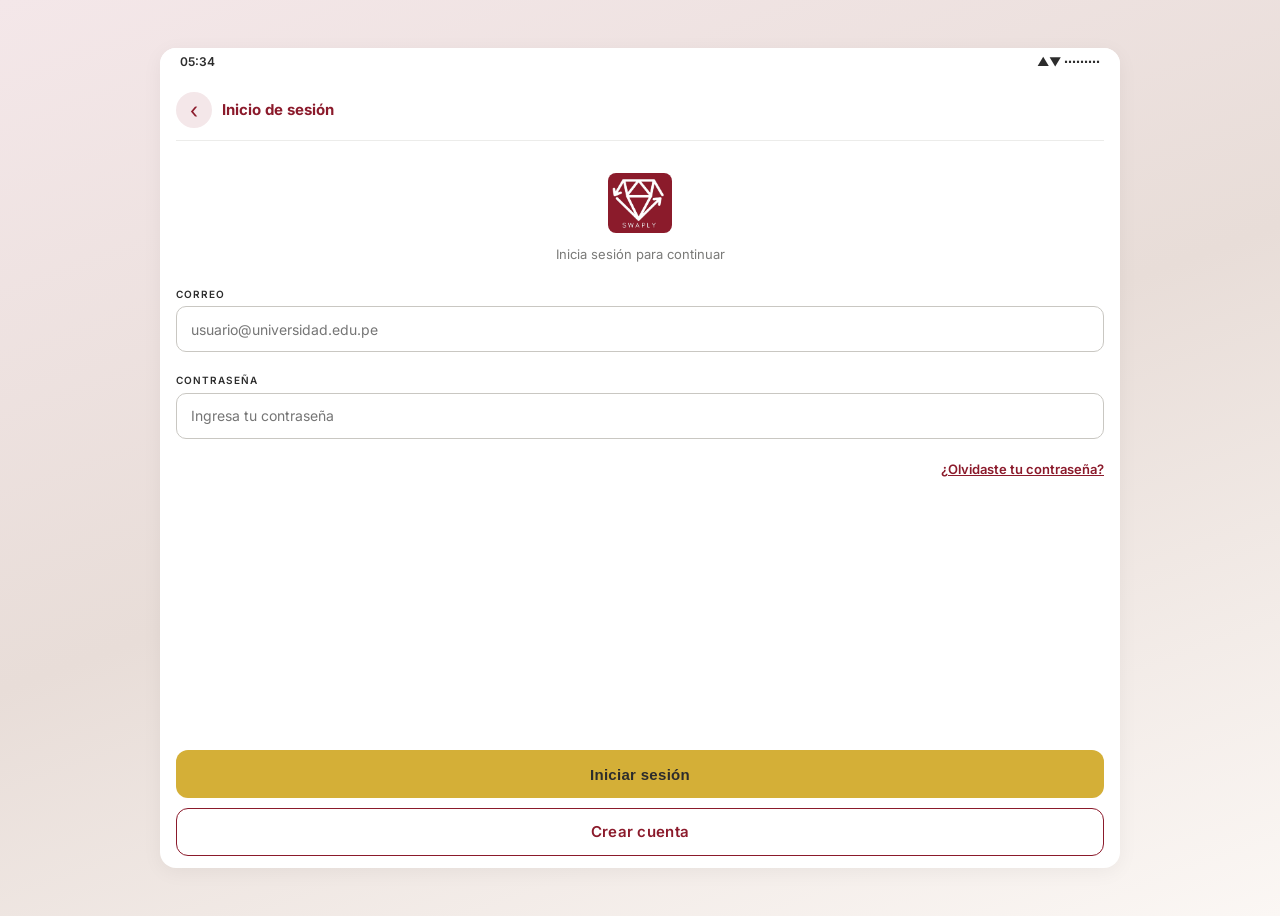
<file: public/us02.html>
<!DOCTYPE html>
<html lang="es">
<head>
  <meta charset="UTF-8">
  <meta name="viewport" content="width=device-width, initial-scale=1.0, viewport-fit=cover">
  <meta name="theme-color" content="#8B1A2B">
  <meta name="apple-mobile-web-app-capable" content="yes">
  <title>US02 · Inicio de sesión — Swaply</title>
  <link rel="stylesheet" href="assets/styles/app.css">
</head>
<body class="app-body" data-screen-id="us02">
  <div class="app-shell">
    <aside id="appSidebar" class="app-sidebar" aria-label="Historias de usuario"></aside>
    <div class="app-main">
      <header class="app-topbar" id="appTopbar">
        <button type="button" class="btn-settings" id="btnSettings" aria-label="Ajustes" style="background:none; border:none; font-size:20px; cursor:pointer; padding:0 8px; color:var(--primary);">⚙️</button>
        <span class="app-topbar-title" id="screenTitle">US02 · Inicio de sesión</span>
        <button type="button" class="hu-toggle" id="huToggle" aria-label="Ver historias de usuario">50 HU</button>
      </header>
      <div class="app-viewport">
        <div class="app-frame" id="appFrame" role="main" aria-live="polite">
          
    <div class="bar"><span>12:30</span><span class="icons">▲▼ ⋯⋯⋯</span></div>
    <div class="scr" style="display:flex; flex-direction:column; height:100%;">
      <div style="text-align:center; margin-top:24px; margin-bottom:8px;">
        <img src="assets/images/logo.jpg" alt="Swaply Logo" style="height: 60px; border-radius: 8px;">
      </div>
      <div class="small center" style="margin-bottom:24px">Inicia sesión para continuar</div>
      
      <div class="col" style="gap:10px;">
        <div class="form-field"><label>Correo</label><div class="input-wrap"><input type="email" id="login-email" placeholder="usuario@universidad.edu.pe" required></div></div>
        <div class="form-field"><label>Contraseña</label><div class="input-wrap"><input type="password" id="login-password" placeholder="Ingresa tu contraseña" required></div></div>
        
        <div class="small" style="text-align:right;">
          <a href="us03.html" style="text-decoration:underline; color:var(--primary); font-weight:600;">¿Olvidaste tu contraseña?</a>
        </div>
        
        <div id="login-error" class="toast bad" style="display:none;"><span class="ic">⚠</span><div id="login-error-msg">Correo o contraseña incorrectos.</div></div>
      </div>
      
      <div style="margin-top:auto; padding-bottom:12px;">
        <button type="button" class="btn" id="btn-login-submit" style="width:100%;">Iniciar sesión</button>
        <div class="btn ghost mt" id="btn-login-to-register" style="width:100%;">Crear cuenta</div>
      </div>
    </div>
  
        </div>
      </div>
    </div>
  </div>
  <script src="assets/js/screens-data.js"></script>
  <script src="assets/js/app-meta.js"></script>
  <script src="assets/js/app.js"></script>
</body>
</html>
</file>
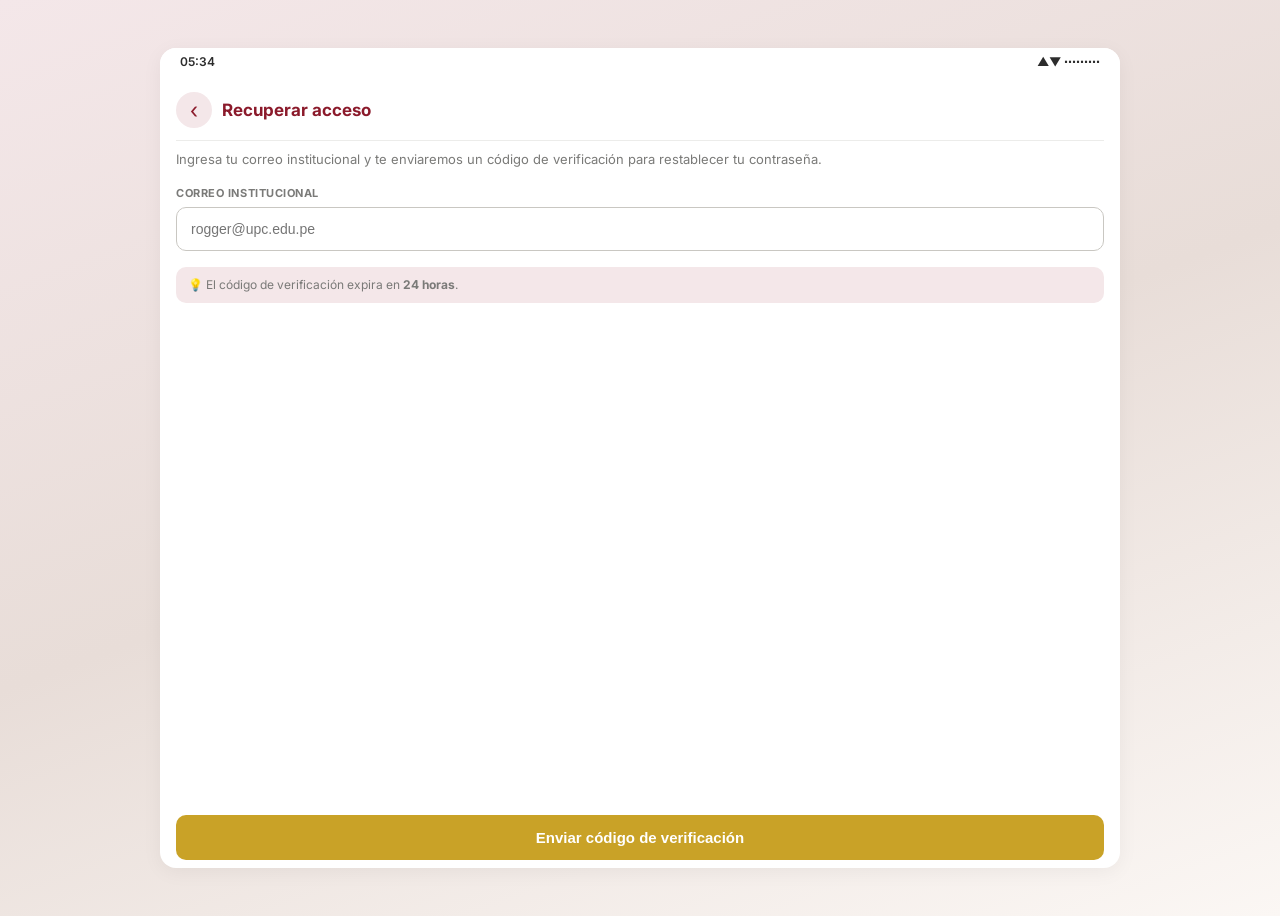
<file: public/us03.html>
<!DOCTYPE html>
<html lang="es">
<head>
  <meta charset="UTF-8">
  <meta name="viewport" content="width=device-width, initial-scale=1.0, viewport-fit=cover">
  <meta name="theme-color" content="#8B1A2B">
  <title>US03 · Recuperar contraseña — Swaply</title>
  <link rel="stylesheet" href="assets/styles/app.css">
</head>
<body class="app-body" data-screen-id="us03">
  <div class="app-shell">
    <aside id="appSidebar" class="app-sidebar"></aside>
    <div class="app-main">
      <header class="app-topbar" id="appTopbar">
        <button type="button" id="btnSettings" style="background:none;border:none;font-size:20px;cursor:pointer;padding:0 8px;color:var(--primary);">⚙️</button>
        <span class="app-topbar-title" id="screenTitle">US03 · Recuperar contraseña</span>
        <button type="button" class="hu-toggle" id="huToggle">50 HU</button>
      </header>
      <div class="app-viewport">
        <div class="app-frame" id="appFrame" role="main">
          <div class="bar"><span>12:30</span><span class="icons">▲▼ ⋯⋯⋯</span></div>
          <div class="scr" style="display:flex; flex-direction:column; height:100%;">
            <div class="head"><span class="back">‹</span><h2>Recuperar acceso</h2></div>

            <!-- Normal state -->
            <div id="us03-form" style="flex:1; display:flex; flex-direction:column; gap:16px;">
              <div style="font-size:13px; color:var(--muted); line-height:1.6;">
                Ingresa tu correo institucional y te enviaremos un código de verificación para restablecer tu contraseña.
              </div>
              <div>
                <div style="font-size:11px; font-weight:700; color:var(--muted); text-transform:uppercase; letter-spacing:.05em; margin-bottom:6px;">Correo institucional</div>
                <input type="email" id="us03-email" class="input" placeholder="rogger@upc.edu.pe" style="width:100%; box-sizing:border-box;">
                <div id="us03-err" style="display:none; font-size:11px; color:#d64545; margin-top:3px;">Ingresa un correo válido</div>
              </div>
              <div style="background:var(--brand-bg); border-radius:10px; padding:10px 12px; font-size:12px; color:var(--muted);">
                💡 El código de verificación expira en <strong>24 horas</strong>.
              </div>
            </div>

            <!-- Loading state (hidden by default) -->
            <div id="us03-loading" style="display:none; flex:1; flex-direction:column; align-items:center; justify-content:center; gap:16px; text-align:center;">
              <div id="us03-spinner" style="width:48px; height:48px; border:4px solid var(--brand-bg); border-top:4px solid var(--primary); border-radius:50%; animation:spin 1s linear infinite;"></div>
              <div style="font-weight:700; font-size:15px;">Validando correo</div>
              <div style="font-size:12px; color:var(--muted);">Estamos verificando tu cuenta…</div>
            </div>

            <style>@keyframes spin { to { transform: rotate(360deg); } }</style>

            <div id="us03-btn-wrap" style="padding-bottom:8px;">
              <button type="button" id="btn-send-code" style="width:100%; background:#C9A227; color:#fff; border:none; border-radius:10px; padding:14px; font-weight:700; font-size:15px; cursor:pointer;">
                Enviar código de verificación
              </button>
            </div>
          </div>
        </div>
      </div>
    </div>
  </div>
  <script src="assets/js/screens-data.js"></script>
  <script src="assets/js/app-meta.js"></script>
  <script src="assets/js/app.js"></script>
</body>
</html>
</file>
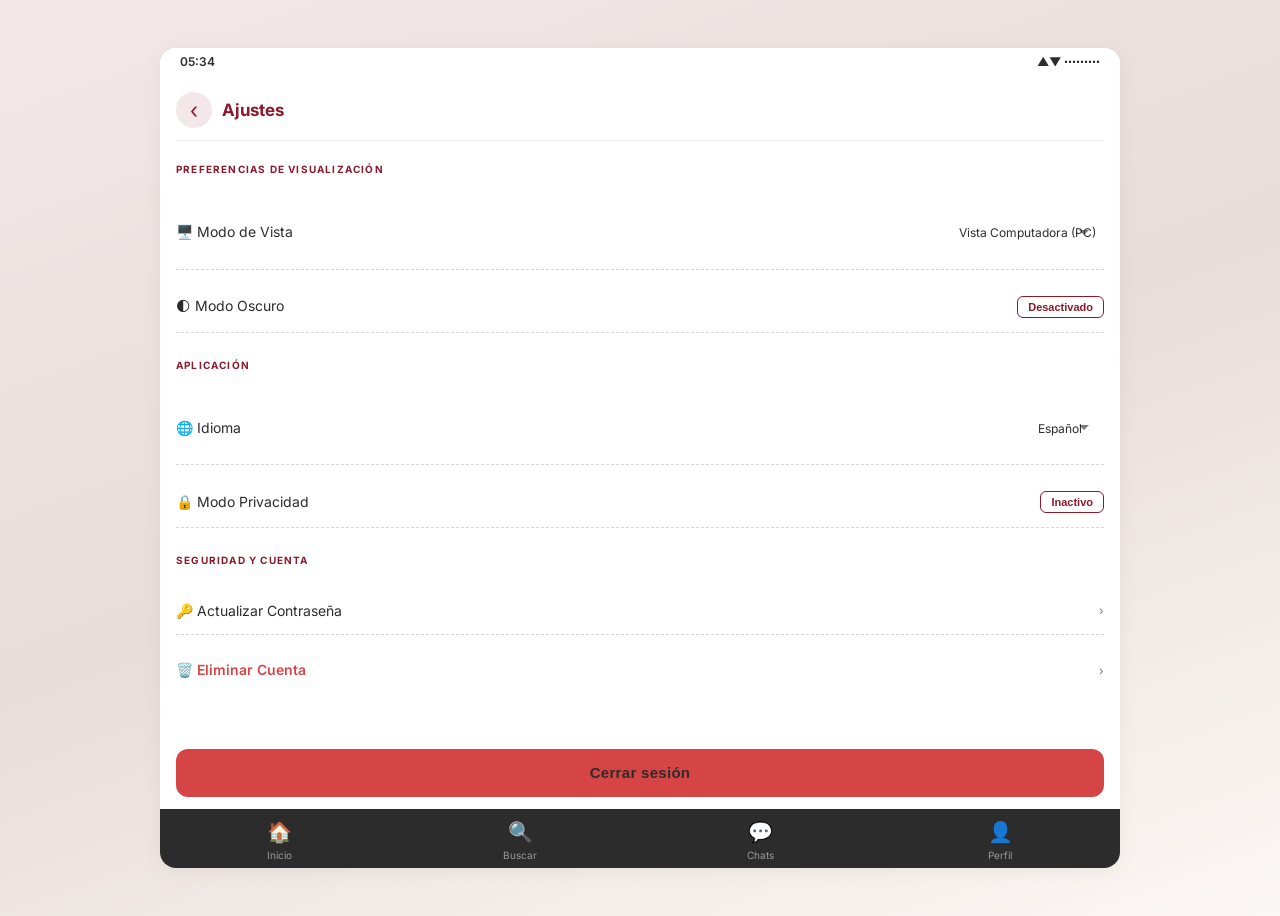
<file: public/us04.html>
<!DOCTYPE html>
<html lang="es">
<head>
  <meta charset="UTF-8">
  <meta name="viewport" content="width=device-width, initial-scale=1.0, viewport-fit=cover">
  <meta name="theme-color" content="#8B1A2B">
  <meta name="apple-mobile-web-app-capable" content="yes">
  <title>US04 · Cierre de sesión — Swaply</title>
  <link rel="stylesheet" href="assets/styles/app.css">
</head>
<body class="app-body" data-screen-id="us04">
  <div class="app-shell">
    <aside id="appSidebar" class="app-sidebar" aria-label="Historias de usuario"></aside>
    <div class="app-main">
      <header class="app-topbar" id="appTopbar">
        <button type="button" class="btn-settings" id="btnSettings" aria-label="Ajustes" style="background:none; border:none; font-size:20px; cursor:pointer; padding:0 8px; color:var(--primary);">⚙️</button>
        <span class="app-topbar-title" id="screenTitle">US04 · Cierre de sesión</span>
        <button type="button" class="hu-toggle" id="huToggle" aria-label="Ver historias de usuario">50 HU</button>
      </header>
      <div class="app-viewport">
        <div class="app-frame" id="appFrame" role="main" aria-live="polite">
          
    <div class="bar"><span>12:30</span><span class="icons">▲▼ ⋯⋯⋯</span></div>
    <div class="scr" style="display:flex; flex-direction:column; height:100%;">
      <div class="head"><span class="back">‹</span><h2>Ajustes</h2></div>
      
      <div class="col" style="gap:12px; flex:1; overflow-y:auto; padding-bottom:12px;">
        <div class="section-label" style="font-weight:700;">Preferencias de Visualización</div>
        
        <div class="row-line" style="display:flex; justify-content:space-between; align-items:center;">
          <div class="l">🖥️ Modo de Vista</div>
          <div class="r">
            <select id="config-view-mode" class="field-select" style="padding:4px 8px; border-radius:6px; font-size:12px;">
              <option value="pc">Vista Computadora (PC)</option>
              <option value="movil">Vista Celular (Móvil)</option>
            </select>
          </div>
        </div>
        
        <div class="row-line" style="display:flex; justify-content:space-between; align-items:center;">
          <div class="l">🌓 Modo Oscuro</div>
          <div class="r">
            <button type="button" id="btn-toggle-dark-mode" style="border:1.5px solid var(--primary); background:transparent; color:var(--primary); font-size:11px; padding:4px 10px; border-radius:6px; cursor:pointer; font-weight:600;">Desactivado</button>
          </div>
        </div>
        
        <div class="section-label" style="font-weight:700;">Aplicación</div>
        
        <div class="row-line" style="display:flex; justify-content:space-between; align-items:center;">
          <div class="l">🌐 Idioma</div>
          <div class="r">
            <select id="config-lang" class="field-select" style="padding:4px 8px; border-radius:6px; font-size:12px;">
              <option value="es">Español</option>
              <option value="en">English</option>
              <option value="pt">Português</option>
            </select>
          </div>
        </div>
        
        <div class="row-line" style="display:flex; justify-content:space-between; align-items:center;">
          <div class="l">🔒 Modo Privacidad</div>
          <div class="r">
            <button type="button" id="btn-toggle-privacy-mode" style="border:1.5px solid var(--primary); background:transparent; color:var(--primary); font-size:11px; padding:4px 10px; border-radius:6px; cursor:pointer; font-weight:600;">Inactivo</button>
          </div>
        </div>
        
        <div class="section-label" style="font-weight:700;">Seguridad y Cuenta</div>
        
        <div class="row-line" id="opt-change-password" style="cursor:pointer; display:flex; justify-content:space-between; align-items:center;">
          <div class="l">🔑 Actualizar Contraseña</div>
          <div class="r">›</div>
        </div>
        
        <div class="row-line" id="opt-delete-account" style="cursor:pointer; display:flex; justify-content:space-between; align-items:center; color:#d64545;">
          <div class="l" style="font-weight:600;">🗑️ Eliminar Cuenta</div>
          <div class="r">›</div>
        </div>
      </div>
      
      <div style="margin-top:auto; padding-top:8px; padding-bottom:12px;">
        <button type="button" class="btn" id="btn-logout-submit" style="width:100%; background:#d64545;">Cerrar sesión</button>
      </div>
    </div>
  
        </div>
      </div>
    </div>
  </div>
  <script src="assets/js/screens-data.js"></script>
  <script src="assets/js/app-meta.js"></script>
  <script src="assets/js/app.js"></script>
</body>
</html>
</file>
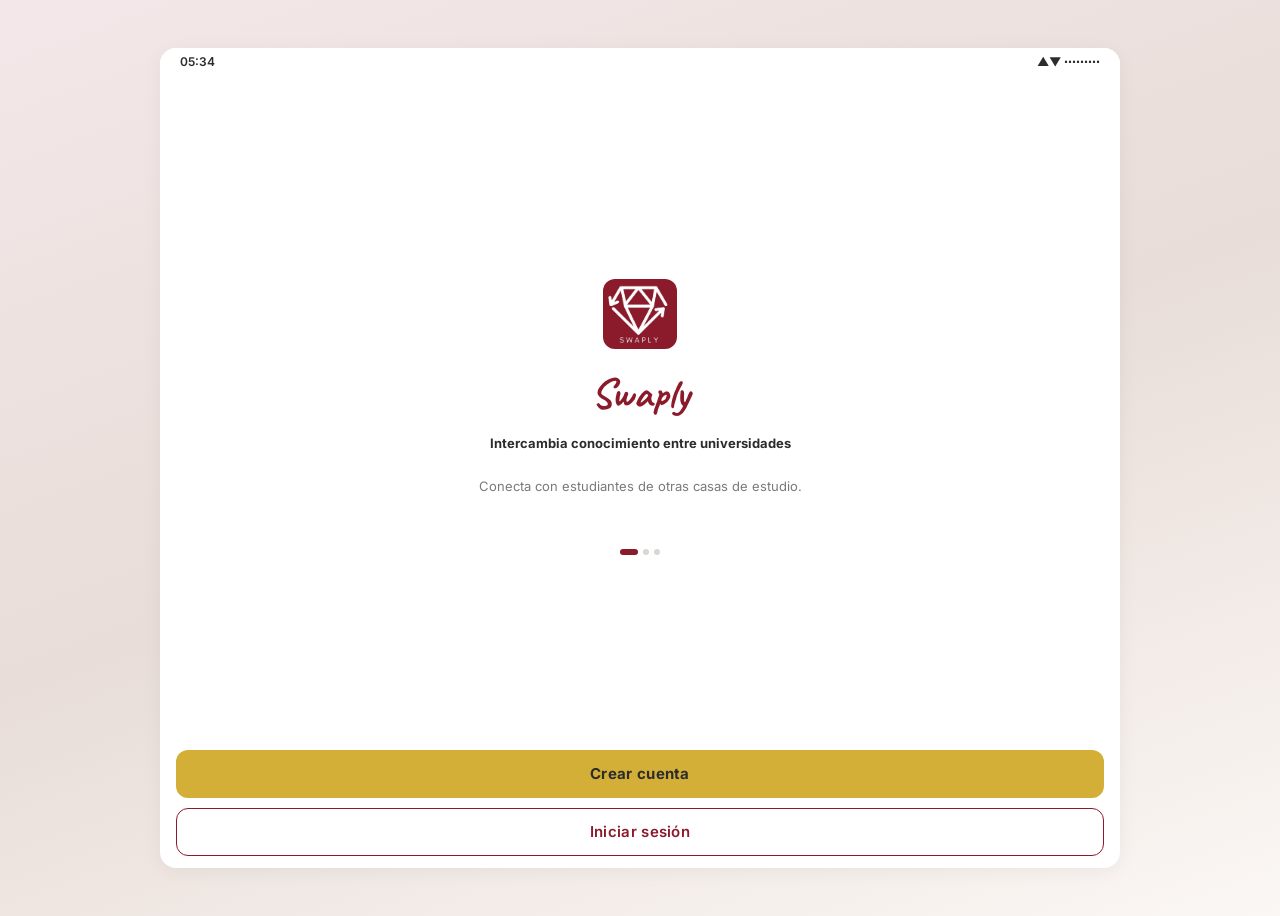
<file: public/us05.html>
<!DOCTYPE html>
<html lang="es">
<head>
  <meta charset="UTF-8">
  <meta name="viewport" content="width=device-width, initial-scale=1.0, viewport-fit=cover">
  <meta name="theme-color" content="#8B1A2B">
  <meta name="apple-mobile-web-app-capable" content="yes">
  <title>US05 · Crear perfil de aprendiz — Swaply</title>
  <link rel="stylesheet" href="assets/styles/app.css">
</head>
<body class="app-body" data-screen-id="us05">
  <div class="app-shell">
    <aside id="appSidebar" class="app-sidebar" aria-label="Historias de usuario"></aside>
    <div class="app-main">
      <header class="app-topbar" id="appTopbar">
        <button type="button" class="btn-settings" id="btnSettings" aria-label="Ajustes" style="background:none; border:none; font-size:20px; cursor:pointer; padding:0 8px; color:var(--primary);">⚙️</button>
        <span class="app-topbar-title" id="screenTitle">US05 · Crear perfil de aprendiz</span>
        <button type="button" class="hu-toggle" id="huToggle" aria-label="Ver historias de usuario">50 HU</button>
      </header>
      <div class="app-viewport">
        <div class="app-frame" id="appFrame" role="main" aria-live="polite">
          
    <div class="bar"><span>12:30</span><span class="icons">▲▼ ⋯⋯⋯</span></div>
    <div class="scr" style="display:flex; flex-direction:column; height:100%;">
      <div class="head"><span class="back">‹</span><h2>Tu perfil · aprendiz</h2></div>
      <div class="dots" style="margin-bottom:12px;"><i class="on"></i><i></i><i></i></div>
      
      <div class="col" style="gap:8px; overflow-y:auto; flex:1; padding-bottom:12px;">
        <div class="form-field"><label>Universidad</label><div class="input-wrap">
          <select id="setup-univ" class="field-select">
            <option value="UNMSM">UNMSM (Universidad Nacional Mayor de San Marcos)</option>
            <option value="UNI">UNI (Universidad Nacional de Ingeniería)</option>
            <option value="PUCP">PUCP (Pontificia Universidad Católica del Perú)</option>
            <option value="UPC">UPC (Universidad Peruana de Ciencias Aplicadas)</option>
          </select>
        </div></div>
        <div class="form-field"><label>Área de Estudio</label><div class="input-wrap">
          <select id="setup-field" class="field-select">
            <option value="Educación">Educación</option>
            <option value="Humanidades y Arte">Humanidades y Arte</option>
            <option value="Ciencias Sociales, Comerciales y Derecho">Ciencias Sociales, Comerciales y Derecho</option>
            <option value="Ingeniería, Industria y Construcción">Ingeniería, Industria y Construcción</option>
            <option value="Ciencias de la Salud">Ciencias de la Salud</option>
          </select>
        </div></div>
        <div class="form-field"><label>Carrera</label><div class="input-wrap">
          <select id="setup-career" class="field-select">
            <!-- Populated dynamically -->
          </select>
        </div></div>
        <div class="form-field"><label>Ciclo</label><div class="input-wrap">
          <select id="setup-cycle" class="field-select">
            <option value="1° ciclo">1° ciclo</option>
            <option value="2° ciclo">2° ciclo</option>
            <option value="3° ciclo">3° ciclo</option>
            <option value="4° ciclo" selected>4° ciclo</option>
            <option value="5° ciclo">5° ciclo</option>
            <option value="6° ciclo">6° ciclo</option>
            <option value="7° ciclo">7° ciclo</option>
            <option value="8° ciclo">8° ciclo</option>
            <option value="9° ciclo">9° ciclo</option>
            <option value="10° ciclo">10° ciclo</option>
          </select>
        </div></div>
        
        <div class="section-label" style="font-weight:700; margin-top:8px;">Quiero aprender</div>
        <div class="chips" id="setup-learn-chips" style="display:flex; flex-wrap:wrap; gap:6px; margin-top:4px;">
          <!-- Populated dynamically -->
        </div>
      </div>
      
      <div style="margin-top:auto; padding-top:8px; padding-bottom:12px;">
        <button type="button" class="btn" id="btn-setup-student-submit" style="width:100%;">Guardar y continuar</button>
      </div>
    </div>
  
        </div>
      </div>
    </div>
  </div>
  <script src="assets/js/screens-data.js"></script>
  <script src="assets/js/app-meta.js"></script>
  <script src="assets/js/app.js"></script>
</body>
</html>
</file>
<file: public/assets/styles/landing.css>
@import url('https://fonts.googleapis.com/css2?family=Inter:wght@400;500;600;700;800;900&family=Plus+Jakarta+Sans:wght@400;500;600;700;800&display=swap');

:root {
  --primary: #8B1A2B;
  --primary-dark: #6b1221;
  --primary-light: #b02236;
  --accent: #e8c547;
  --ink: #0f172a;
  --ink2: #334155;
  --muted: #64748b;
  --soft: #f1f5f9;
  --card-bg: #ffffff;
  --border: #e2e8f0;
  --hero-bg: #6b1221;
  --max-w: 1200px;
}

*, *::before, *::after { box-sizing: border-box; margin: 0; padding: 0; }
html { scroll-behavior: smooth; }
body.landing {
  font-family: 'Inter', system-ui, sans-serif;
  background: #fff;
  color: var(--ink);
  line-height: 1.6;
}
.landing a { text-decoration: none; color: inherit; }
img { max-width: 100%; display: block; }

/* ── NAV ── */
.landing-header {
  position: sticky; top: 0; z-index: 100;
  background: #fff;
  border-bottom: 1px solid var(--border);
  padding: 0 40px;
  display: flex; align-items: center; gap: 32px;
  height: 68px;
}
.logo-swaply {
  display: flex; align-items: center; gap: 10px;
  font-family: 'Plus Jakarta Sans', sans-serif;
  font-weight: 800; font-size: 22px; color: var(--primary);
  flex-shrink: 0;
}
.logo-swaply img { height: 36px; border-radius: 6px; }
.landing-nav {
  display: flex; align-items: center; gap: 32px;
  flex: 1; justify-content: center;
}
.landing-nav a {
  font-size: 15px; font-weight: 500; color: var(--ink2);
  padding: 6px 14px; border-radius: 8px;
  transition: background .2s, color .2s;
}
.landing-nav a:hover { background: #f1f5f9; color: var(--ink); }
.landing-nav a.active { background: #f1f5f9; color: var(--ink); font-weight: 600; }
.header-actions { display: flex; align-items: center; gap: 12px; }
.btn-ghost {
  padding: 8px 18px; border-radius: 8px; font-size: 14px; font-weight: 600;
  color: var(--primary); border: 1.5px solid var(--primary); background: transparent;
  cursor: pointer; transition: background .2s, color .2s;
}
.btn-ghost:hover { background: var(--primary); color: #fff; }
.btn-app {
  padding: 9px 20px; border-radius: 8px; font-size: 14px; font-weight: 700;
  background: var(--primary) !important; color: #fff !important; border: none; cursor: pointer;
  transition: background .2s;
}
.btn-app:hover { background: var(--primary-dark); }
.icon-btn {
  width: 36px; height: 36px; border-radius: 50%;
  border: 1.5px solid var(--border); background: transparent;
  cursor: pointer; display: flex; align-items: center; justify-content: center;
  font-size: 16px; color: var(--ink2); transition: border-color .2s;
}
.icon-btn:hover { border-color: var(--primary); color: var(--primary); }
.search-bar { display: none; }

/* ── HERO ── */
.hero-section {
  background: var(--hero-bg);
  padding: 0 40px;
  overflow: hidden;
  min-height: calc(100vh - 68px);
  display: flex;
  flex-direction: column;
  justify-content: center;
}
.hero-inner {
  max-width: var(--max-w); margin: 0 auto;
  display: flex; align-items: center; gap: 60px;
}
.hero-text { flex: 1; color: #fff; }
.hero-badge {
  display: inline-flex; align-items: center; gap: 8px;
  background: rgba(255,255,255,.12); border: 1px solid rgba(255,255,255,.2);
  border-radius: 100px; padding: 6px 14px; font-size: 13px; font-weight: 600;
  color: #fff; margin-bottom: 24px;
}
.hero-badge span { background: var(--accent); color: #000; border-radius: 100px; padding: 2px 8px; font-size: 11px; }
.hero-text h1 {
  font-family: 'Plus Jakarta Sans', sans-serif;
  font-weight: 900; font-size: clamp(36px, 5vw, 60px);
  line-height: 1.08; letter-spacing: -.03em; margin-bottom: 20px;
}
.hero-text h1 em { font-style: normal; color: var(--accent); }
.hero-text p { font-size: 17px; color: rgba(255,255,255,.8); max-width: 480px; margin-bottom: 36px; }
.hero-ctas { display: flex; gap: 12px; flex-wrap: wrap; margin-bottom: 48px; }
.btn-hero-primary {
  padding: 14px 28px; border-radius: 10px; font-size: 15px; font-weight: 700;
  background: var(--accent); color: #000; border: none; cursor: pointer;
  display: inline-flex; align-items: center; gap: 8px; transition: opacity .2s;
}
.btn-hero-primary:hover { opacity: .9; }
.btn-hero-outline {
  padding: 14px 28px; border-radius: 10px; font-size: 15px; font-weight: 600;
  background: transparent; color: #fff; border: 1.5px solid rgba(255,255,255,.4);
  cursor: pointer; display: inline-flex; align-items: center; gap: 8px; transition: border-color .2s;
}
.btn-hero-outline:hover { border-color: #fff; }
.hero-stats { display: flex; gap: 36px; }
.hero-stat { }
.hero-stat strong { display: block; font-size: 28px; font-weight: 900; color: var(--accent); letter-spacing: -.02em; }
.hero-stat span { font-size: 12px; color: rgba(255,255,255,.65); text-transform: uppercase; letter-spacing: .06em; }
.hero-visual {
  flex: 1; display: flex; justify-content: center; align-items: flex-end; gap: 16px;
  padding-top: 20px;
}
.hero-phone {
  width: 200px; background: #fff; border-radius: 24px 24px 0 0;
  box-shadow: 0 -8px 40px rgba(0,0,0,.3); overflow: hidden;
}
.hero-phone img { width: 100%; height: 360px; object-fit: cover; object-position: top; }
.hero-card-float {
  background: rgba(255,255,255,.1); backdrop-filter: blur(12px);
  border: 1px solid rgba(255,255,255,.2); border-radius: 16px;
  padding: 20px; color: #fff; min-width: 200px; margin-bottom: 40px;
}
.hero-card-float .label { font-size: 11px; color: rgba(255,255,255,.6); text-transform: uppercase; letter-spacing: .08em; margin-bottom: 6px; }
.hero-card-float .value { font-size: 36px; font-weight: 900; letter-spacing: -.03em; margin-bottom: 2px; }
.hero-card-float .sub { font-size: 12px; color: rgba(255,255,255,.6); margin-bottom: 16px; }
.hero-bar { height: 6px; background: rgba(255,255,255,.15); border-radius: 3px; margin-bottom: 12px; overflow: hidden; }
.hero-bar-fill { height: 100%; width: 62%; background: var(--accent); border-radius: 3px; }
.hero-pill {
  display: inline-flex; align-items: center; gap: 6px; background: rgba(50,200,100,.15);
  border: 1px solid rgba(50,200,100,.3); border-radius: 100px; padding: 5px 12px;
  font-size: 12px; font-weight: 600; color: #4ade80;
}

/* ── SECTION SHARED ── */
.section { padding: 96px 40px; }
.section.bg-soft { background: var(--soft); }
.section-tag {
  display: inline-flex; align-items: center; gap: 6px; font-size: 12px; font-weight: 700;
  color: var(--primary); text-transform: uppercase; letter-spacing: .1em; margin-bottom: 16px;
}
.section-tag::before { content: ''; width: 16px; height: 2px; background: var(--primary); border-radius: 2px; }
.section-title {
  font-family: 'Plus Jakarta Sans', sans-serif; font-weight: 800;
  font-size: clamp(28px, 4vw, 44px); letter-spacing: -.03em; line-height: 1.1;
  margin-bottom: 16px;
}
.section-sub { font-size: 17px; color: var(--muted); max-width: 560px; }
.section-header { max-width: var(--max-w); margin: 0 auto 56px; }
.section-header.centered { text-align: center; }
.section-header.centered .section-sub { margin: 0 auto; }
.inner { max-width: var(--max-w); margin: 0 auto; }

/* ── FEATURES ── */
.features-grid {
  display: grid; grid-template-columns: repeat(3, 1fr); gap: 20px;
}
.feat-card {
  background: var(--card-bg); border: 1px solid var(--border); border-radius: 16px;
  padding: 28px; transition: box-shadow .2s, border-color .2s;
}
.feat-card:hover { box-shadow: 0 8px 32px rgba(139,26,43,.08); border-color: var(--primary); }
.feat-card.featured {
  border-color: var(--primary); box-shadow: 0 4px 20px rgba(139,26,43,.12);
}
.feat-icon {
  width: 44px; height: 44px; border-radius: 10px;
  background: #fdf0f2; display: flex; align-items: center; justify-content: center;
  font-size: 20px; margin-bottom: 16px;
}
.feat-card h3 { font-size: 16px; font-weight: 700; margin-bottom: 8px; }
.feat-card p { font-size: 14px; color: var(--muted); line-height: 1.6; margin-bottom: 14px; }
.feat-tag {
  display: inline-block; font-size: 11px; font-weight: 600; color: var(--primary);
  background: #fdf0f2; border-radius: 100px; padding: 3px 10px;
}

/* ── HOW IT WORKS ── */
.how-grid {
  display: grid; grid-template-columns: 1fr 1fr; gap: 60px 80px; align-items: center;
}
.steps-list { display: flex; flex-direction: column; gap: 32px; }
.step { display: flex; gap: 20px; align-items: flex-start; }
.step-num {
  width: 40px; height: 40px; border-radius: 50%; background: var(--primary);
  color: #fff; font-weight: 800; font-size: 16px; display: flex; align-items: center;
  justify-content: center; flex-shrink: 0; margin-top: 2px;
}
.step-body h3 { font-size: 16px; font-weight: 700; margin-bottom: 6px; }
.step-body p { font-size: 14px; color: var(--muted); }
.how-card {
  background: var(--primary); border-radius: 20px; padding: 36px; color: #fff; text-align: center;
}
.how-card-icon { font-size: 48px; margin-bottom: 16px; }
.how-card h3 { font-size: 18px; font-weight: 800; margin-bottom: 8px; }
.how-card p { font-size: 14px; color: rgba(255,255,255,.75); margin-bottom: 28px; }
.how-card-stat { background: rgba(255,255,255,.1); border-radius: 12px; padding: 16px; }
.how-card-stat strong { font-size: 36px; font-weight: 900; color: var(--accent); display: block; }
.how-card-stat span { font-size: 13px; color: rgba(255,255,255,.65); }

/* ── ABOUT ── */
.about-grid {
  display: grid; grid-template-columns: 1fr 1fr; gap: 80px; align-items: center;
}
.about-text .section-tag { margin-bottom: 12px; }
.about-text p { font-size: 15px; color: var(--ink2); margin-bottom: 16px; line-height: 1.7; }
.mission-box {
  border-left: 3px solid var(--primary); padding: 16px 20px;
  background: #fdf0f2; border-radius: 0 10px 10px 0; margin-top: 24px;
}
.mission-box .label { font-size: 11px; font-weight: 700; color: var(--primary); text-transform: uppercase; letter-spacing: .08em; margin-bottom: 6px; }
.mission-box p { font-size: 14px; color: var(--ink2); margin: 0; }
.about-stats {
  display: grid; grid-template-columns: 1fr 1fr; gap: 16px;
}
.about-stat-card {
  background: var(--card-bg); border: 1px solid var(--border); border-radius: 14px;
  padding: 24px; text-align: center;
}
.about-stat-card strong { display: block; font-size: 32px; font-weight: 900; color: var(--primary); letter-spacing: -.02em; }
.about-stat-card span { font-size: 12px; color: var(--muted); text-transform: uppercase; letter-spacing: .06em; margin-top: 4px; display: block; }

/* ── TEAM ── */
.team-grid { display: flex; flex-wrap: wrap; justify-content: center; gap: 32px; }
.team-member { text-align: center; width: 160px; }
.team-member .photo {
  width: 120px; height: 120px; border-radius: 50%; overflow: hidden; margin: 0 auto 14px;
  background: linear-gradient(135deg, #e8c0c8, var(--primary));
  display: flex; align-items: center; justify-content: center;
  font-size: 40px; font-weight: 700; color: #fff; border: 3px solid var(--border);
}
.team-member .photo img { width: 100%; height: 100%; object-fit: cover; object-position: center top; }
.team-member .name { font-size: 15px; font-weight: 700; color: var(--ink); margin-bottom: 2px; }
.team-member .role { font-size: 12px; color: var(--primary); font-weight: 600; }

.team-grid-3 {
  display: grid; grid-template-columns: repeat(3, 1fr); gap: 24px; max-width: 860px; margin: 0 auto;
}
.team-card {
  background: var(--card-bg); border: 1px solid var(--border); border-radius: 16px;
  padding: 32px 20px; text-align: center; transition: box-shadow .2s;
}
.team-card:hover { box-shadow: 0 6px 24px rgba(139,26,43,.1); }
.team-photo {
  width: 100px; height: 100px; border-radius: 50%; overflow: hidden; margin: 0 auto 16px;
  background: linear-gradient(135deg, #e8c0c8, var(--primary));
  display: flex; align-items: center; justify-content: center;
  font-size: 36px; font-weight: 700; color: #fff; border: 3px solid var(--border);
}
.team-photo img { width: 100%; height: 100%; object-fit: cover; object-position: center top; }
.team-name { font-size: 16px; font-weight: 700; color: var(--ink); margin-bottom: 4px; }
.team-role { font-size: 13px; color: var(--primary); font-weight: 600; }

/* ── TESTIMONIALS ── */
.testi-grid {
  display: grid; grid-template-columns: repeat(3, 1fr); gap: 20px;
}
.testi-card {
  background: var(--card-bg); border: 1px solid var(--border); border-radius: 16px; padding: 28px;
}
.testi-stars { color: #f59e0b; font-size: 14px; margin-bottom: 14px; }
.testi-card blockquote { font-size: 14px; color: var(--ink2); line-height: 1.7; margin-bottom: 20px; font-style: normal; }
.testi-author { display: flex; align-items: center; gap: 12px; }
.testi-av {
  width: 40px; height: 40px; border-radius: 50%; background: var(--primary);
  display: flex; align-items: center; justify-content: center; color: #fff;
  font-size: 15px; font-weight: 700; flex-shrink: 0;
}
.testi-info strong { display: block; font-size: 14px; font-weight: 700; }
.testi-info span { font-size: 12px; color: var(--muted); }

/* ── FAQ ── */
.faq-list { max-width: 720px; margin: 0 auto; display: flex; flex-direction: column; gap: 12px; }
.faq-item {
  border: 1px solid var(--border); border-radius: 12px; overflow: hidden;
}
.faq-q {
  padding: 18px 20px; font-size: 15px; font-weight: 600; cursor: pointer;
  display: flex; justify-content: space-between; align-items: center;
  background: var(--card-bg); user-select: none; transition: background .2s;
}
.faq-q:hover { background: var(--soft); }
.faq-q .arr { font-size: 18px; color: var(--muted); transition: transform .25s; }
.faq-item.open .faq-q .arr { transform: rotate(45deg); }
.faq-a { display: none; padding: 0 20px 18px; font-size: 14px; color: var(--muted); line-height: 1.7; }
.faq-item.open .faq-a { display: block; }

/* ── CONTACT ── */
.contact-grid {
  display: grid; grid-template-columns: 1fr 1fr; gap: 60px; align-items: start;
}
.contact-form { display: flex; flex-direction: column; gap: 16px; }
.form-row { display: grid; grid-template-columns: 1fr 1fr; gap: 16px; }
.form-group { display: flex; flex-direction: column; gap: 6px; }
.form-group label { font-size: 13px; font-weight: 600; color: var(--ink2); }
.form-group label span { color: var(--primary); }
.form-group input, .form-group select, .form-group textarea {
  padding: 10px 14px; border: 1.5px solid var(--border); border-radius: 8px;
  font-size: 14px; font-family: inherit; color: var(--ink); background: #fff;
  transition: border-color .2s; outline: none; resize: vertical;
}
.form-group input:focus, .form-group select:focus, .form-group textarea:focus {
  border-color: var(--primary);
}
.form-group textarea { min-height: 110px; }
.form-check { display: flex; align-items: flex-start; gap: 10px; font-size: 13px; color: var(--muted); }
.form-check input { margin-top: 2px; accent-color: var(--primary); }
.btn-send {
  padding: 13px 28px; background: var(--primary); color: #fff; border: none; border-radius: 10px;
  font-size: 15px; font-weight: 700; cursor: pointer; transition: background .2s; align-self: flex-start;
}
.btn-send:hover { background: var(--primary-dark); }
.contact-info { display: flex; flex-direction: column; gap: 24px; padding-top: 8px; }
.contact-info-item { display: flex; gap: 16px; align-items: flex-start; }
.contact-info-icon {
  width: 44px; height: 44px; border-radius: 10px; background: #fdf0f2;
  display: flex; align-items: center; justify-content: center; font-size: 20px; flex-shrink: 0;
}
.contact-info-item h4 { font-size: 14px; font-weight: 700; margin-bottom: 2px; }
.contact-info-item p { font-size: 14px; color: var(--muted); }

/* ── CTA BANNER ── */
.cta-banner {
  background: var(--primary); padding: 80px 40px; text-align: center; color: #fff;
}
.cta-banner h2 {
  font-family: 'Plus Jakarta Sans', sans-serif; font-weight: 900;
  font-size: clamp(28px, 4vw, 44px); letter-spacing: -.03em; margin-bottom: 12px;
}
.cta-banner p { font-size: 16px; color: rgba(255,255,255,.75); margin-bottom: 32px; }
.cta-btns { display: flex; gap: 12px; justify-content: center; flex-wrap: wrap; }
.btn-cta-white {
  padding: 13px 28px; background: #fff; color: var(--primary); border: none; border-radius: 10px;
  font-size: 15px; font-weight: 700; cursor: pointer; transition: opacity .2s;
}
.btn-cta-white:hover { opacity: .9; }
.btn-cta-outline {
  padding: 13px 28px; background: transparent; color: #fff;
  border: 1.5px solid rgba(255,255,255,.4); border-radius: 10px;
  font-size: 15px; font-weight: 600; cursor: pointer; transition: border-color .2s;
}
.btn-cta-outline:hover { border-color: #fff; }

/* ── FOOTER ── */
.landing-footer {
  background: #0f172a; color: rgba(255,255,255,.8); padding: 60px 40px 0;
}
.footer-grid {
  max-width: var(--max-w); margin: 0 auto;
  display: grid; grid-template-columns: 2fr 1fr 1fr 1fr; gap: 40px;
  padding-bottom: 48px; border-bottom: 1px solid rgba(255,255,255,.08);
}
.footer-brand .logo-swaply { color: #fff; margin-bottom: 16px; }
.footer-brand p { font-size: 14px; color: rgba(255,255,255,.5); max-width: 240px; line-height: 1.6; }
.footer-social { display: flex; gap: 10px; margin-top: 20px; }
.footer-social a {
  width: 36px; height: 36px; border-radius: 8px; background: rgba(255,255,255,.08);
  display: flex; align-items: center; justify-content: center; font-size: 15px;
  color: rgba(255,255,255,.6); transition: background .2s;
}
.footer-social a:hover { background: var(--primary); color: #fff; }
.footer-col h4 { font-size: 13px; font-weight: 700; color: #fff; margin-bottom: 16px; text-transform: uppercase; letter-spacing: .06em; }
.footer-col ul { list-style: none; display: flex; flex-direction: column; gap: 10px; }
.footer-col li a { font-size: 14px; color: rgba(255,255,255,.5); transition: color .2s; }
.footer-col li a:hover { color: #fff; }
.footer-copy {
  max-width: var(--max-w); margin: 0 auto;
  padding: 20px 0; font-size: 13px; color: rgba(255,255,255,.3);
  display: flex; justify-content: space-between; align-items: center; flex-wrap: wrap; gap: 8px;
}

/* ── RESPONSIVE ── */
@media (max-width: 1024px) {
  .features-grid { grid-template-columns: repeat(2, 1fr); }
  .how-grid { grid-template-columns: 1fr; }
  .how-card { max-width: 500px; margin: 0 auto; }
  .about-grid { grid-template-columns: 1fr; gap: 40px; }
  .about-stats { grid-template-columns: repeat(4, 1fr); }
  .testi-grid { grid-template-columns: 1fr 1fr; }
  .contact-grid { grid-template-columns: 1fr; }
  .footer-grid { grid-template-columns: 1fr 1fr; }
  .hero-visual { display: none; }
}
@media (max-width: 768px) {
  .landing-header { padding: 0 20px; gap: 16px; }
  .landing-nav { display: none; }
  .section { padding: 64px 20px; }
  .hero-section { padding: 60px 20px; min-height: auto; }
  .team-grid-3 { grid-template-columns: repeat(2, 1fr); }
  .features-grid { grid-template-columns: 1fr; }
  .testi-grid { grid-template-columns: 1fr; }
  .about-stats { grid-template-columns: 1fr 1fr; }
  .footer-grid { grid-template-columns: 1fr; gap: 32px; }
  .form-row { grid-template-columns: 1fr; }
  .cta-banner { padding: 60px 20px; }
  .landing-footer { padding: 48px 20px 0; }
}

#inicio, #como-funciona, #nosotros, #soporte { scroll-margin-top: 80px; }
</file>
<file: public/assets/styles/app.css>
@import url('https://fonts.googleapis.com/css2?family=Caveat:wght@500;700&family=Inter:wght@400;500;600;700&display=swap');

:root {
  --primary: #8B1A2B;
  --primary-soft: #A63D4D;
  --ink: #2C2C2C;
  --cta: #D4AF37;
  --brand-bg: #F4E7E9;
  --bg: #FBF7F4;
  --muted: #7a7a78;
  --line: #2C2C2C;
  --soft: #ececea;
  --warn: #e6c247;
  --good: #3aa56b;
  --bad: #d64545;
  --app-max-w: 480px;
  --app-content-max: 960px;
  --sidebar-w: 280px;
  --safe-top: env(safe-area-inset-top, 0px);
  --safe-bottom: env(safe-area-inset-bottom, 0px);
}

*, *::before, *::after { box-sizing: border-box; }

html {
  height: 100%;
  -webkit-text-size-adjust: 100%;
}

body.app-body {
  margin: 0;
  background: var(--bg);
  color: var(--ink);
  font-family: 'Inter', system-ui, sans-serif;
  font-size: 15px;
  line-height: 1.35;
  min-height: 100%;
  overflow-x: hidden;
  overscroll-behavior: none;
  -webkit-tap-highlight-color: transparent;
}

/* Web shell */
.app-shell {
  display: flex;
  min-height: 100dvh;
  min-height: 100vh;
}

.app-sidebar {
  display: none !important;
  width: var(--sidebar-w);
  flex-shrink: 0;
  background: var(--ink);
  color: #e8e8e6;
  overflow-y: auto;
  padding: 16px 12px 24px;
  border-right: 1px solid rgba(255, 255, 255, 0.08);
}

.sidebar-logo {
  margin-bottom: 16px;
  padding: 0 8px 12px;
  border-bottom: 1px solid rgba(255, 255, 255, 0.1);
}

.sidebar-logo a {
  display: block;
  font-family: 'Caveat', cursive;
  font-size: 28px;
  font-weight: 700;
  color: var(--cta);
  text-decoration: none;
}

.sidebar-logo span {
  display: block;
  font-size: 11px;
  color: #9a9a98;
  margin-top: 2px;
  letter-spacing: 0.04em;
}

.sidebar-main-nav {
  display: flex;
  flex-direction: column;
  gap: 4px;
  margin-bottom: 16px;
  padding-bottom: 16px;
  border-bottom: 1px solid rgba(255, 255, 255, 0.1);
}

.sidebar-main-link {
  display: flex;
  align-items: center;
  gap: 10px;
  width: 100%;
  padding: 10px 12px;
  border: none;
  border-radius: 8px;
  background: transparent;
  color: #c8c8c6;
  font-size: 14px;
  font-weight: 600;
  cursor: pointer;
  text-align: left;
  transition: background 0.15s, color 0.15s;
}

.sidebar-main-link:hover,
.sidebar-main-link.active {
  background: rgba(212, 175, 55, 0.15);
  color: var(--cta);
}

.hu-group { margin-bottom: 8px; }

.hu-group-title {
  width: 100%;
  padding: 8px 10px;
  border: none;
  border-radius: 6px;
  background: rgba(255, 255, 255, 0.05);
  color: #d0d0ce;
  font-size: 11px;
  font-weight: 700;
  text-align: left;
  cursor: pointer;
  letter-spacing: 0.03em;
}

.hu-list {
  display: flex;
  flex-direction: column;
  gap: 2px;
  margin-top: 4px;
  padding-left: 4px;
}

.hu-group.collapsed .hu-list { display: none; }

.hu-link {
  display: flex;
  flex-direction: column;
  align-items: flex-start;
  gap: 1px;
  width: 100%;
  padding: 6px 10px;
  border: none;
  border-radius: 6px;
  background: transparent;
  color: #a8a8a6;
  font-size: 11px;
  cursor: pointer;
  text-align: left;
  transition: background 0.12s, color 0.12s;
}

.hu-link:hover,
.hu-link.active {
  background: rgba(139, 26, 43, 0.35);
  color: #fff;
}

.hu-link .hu-id {
  font-weight: 700;
  color: var(--cta);
  font-size: 10px;
}

.hu-link.active .hu-id { color: #fff; }

.hu-link .hu-name {
  font-size: 11px;
  line-height: 1.3;
}

.app-main {
  flex: 1;
  display: flex;
  flex-direction: column;
  min-width: 0;
  min-height: 100dvh;
}

.app-topbar {
  display: none !important;
}

.app-topbar-logo {
  font-family: 'Caveat', cursive;
  font-size: 22px;
  font-weight: 700;
  color: var(--primary);
  text-decoration: none;
  flex-shrink: 0;
}

.app-topbar-title {
  flex: 1;
  font-size: 13px;
  font-weight: 600;
  color: var(--muted);
  white-space: nowrap;
  overflow: hidden;
  text-overflow: ellipsis;
}

.hu-toggle {
  padding: 6px 12px;
  border: 1.5px solid var(--primary);
  border-radius: 8px;
  background: var(--brand-bg);
  color: var(--primary);
  font-size: 12px;
  font-weight: 700;
  cursor: pointer;
  flex-shrink: 0;
}

.hu-toggle:hover { background: #edd8dc; }

.hu-toggle { display: none !important; }

@media (min-width: 900px) {
  .app-sidebar {
    display: block;
    position: sticky;
    top: 0;
    height: 100dvh;
  }

  .hu-toggle { display: none; }

  .app-topbar-title { font-size: 14px; }
}

@media (max-width: 899px) {
  .app-sidebar {
    display: block;
    position: fixed;
    top: 0;
    left: 0;
    height: 100dvh;
    z-index: 200;
    transform: translateX(-100%);
    transition: transform 0.25s ease;
    box-shadow: 4px 0 24px rgba(0, 0, 0, 0.2);
  }

  .app-sidebar.open { transform: translateX(0); }
}

/* Viewport shell */
.app-viewport {
  display: flex;
  justify-content: center;
  align-items: stretch;
  flex: 1;
  min-height: 0;
  background: var(--bg);
}

@media (min-width: 520px) {
  .app-viewport {
    background: linear-gradient(160deg, var(--brand-bg) 0%, #e8ddd8 50%, var(--bg) 100%);
    padding: 16px;
  }
}

@media (min-width: 900px) {
  .app-viewport {
    padding: 24px 32px;
    align-items: flex-start;
  }
}

/* Full-screen app frame */
.app-frame {
  width: 100%;
  max-width: var(--app-max-w);
  min-height: calc(100dvh - 52px);
  background: #fff;
  position: relative;
  overflow: hidden;
  display: flex;
  flex-direction: column;
  transition: opacity 0.18s ease, transform 0.18s ease;
}

@media (min-width: 900px) {
  .app-frame {
    max-width: 480px;
    min-height: calc(100dvh - 80px);
    border-radius: 36px;
    box-shadow: 0 20px 50px rgba(0, 0, 0, 0.15);
    border: 8px solid #2C2C2C;
    margin: 0 auto;
  }

  .app-frame .nav { display: flex; }
}

.app-frame.is-transitioning {
  opacity: 0;
  transform: translateX(12px);
}

.app-frame[data-theme="dark"] {
  background: var(--ink);
  color: #fff;
}

@media (min-width: 520px) {
  .app-frame {
    box-shadow: 0 0 0 1px rgba(44, 44, 44, 0.08), 0 24px 80px rgba(139, 26, 43, 0.12);
  }
}

/* Status bar */
.app-frame .bar {
  height: calc(28px + var(--safe-top));
  padding-top: var(--safe-top);
  display: flex;
  align-items: center;
  justify-content: space-between;
  padding-left: 20px;
  padding-right: 20px;
  font-size: 12px;
  font-weight: 600;
  flex-shrink: 0;
  background: inherit;
}

.app-frame[data-theme="dark"] .bar {
  color: #fff;
}

.app-frame .scr {
  flex: 1;
  display: flex;
  flex-direction: column;
  overflow-y: auto;
  overflow-x: hidden;
  padding: 8px 16px 0;
  -webkit-overflow-scrolling: touch;
}

.app-frame .scr::-webkit-scrollbar { width: 0; }

/* Header */
.app-frame .head {
  display: flex;
  align-items: center;
  gap: 10px;
  padding: 8px 0 12px;
  border-bottom: 1px solid var(--soft);
  margin-bottom: 8px;
}

.app-frame .head .back {
  width: 36px;
  height: 36px;
  border: none;
  border-radius: 50%;
  display: inline-flex;
  align-items: center;
  justify-content: center;
  font-size: 22px;
  flex-shrink: 0;
  cursor: pointer;
  background: var(--brand-bg);
  color: var(--primary);
  line-height: 1;
  transition: background 0.15s;
}

.app-frame .head .back:active {
  background: #e8d0d4;
}

.app-frame .head h2 {
  margin: 0;
  font-size: 17px;
  font-weight: 700;
  color: var(--primary);
}

.app-frame .head .right {
  margin-left: auto;
  font-size: 12px;
  color: var(--muted);
}

.app-frame .head .right b { color: var(--primary); }

.app-frame .head--injected h2 {
  font-size: 15px;
}

/* Form elements */
.app-frame .input {
  min-height: 44px;
  border: 1.5px solid #c9c7c2;
  border-radius: 10px;
  display: flex;
  align-items: center;
  padding: 0 14px;
  font-size: 14px;
  color: var(--muted);
  background: #fff;
  gap: 8px;
  transition: border-color 0.15s;
}

.app-frame .input.lg { min-height: 48px; font-size: 15px; }

.app-frame .input-wrap {
  min-height: 44px;
  border: 1.5px solid #c9c7c2;
  border-radius: 10px;
  display: flex;
  align-items: center;
  padding: 0;
  background: #fff;
  transition: border-color 0.15s;
}

.app-frame .input-wrap:focus-within {
  border-color: var(--primary);
}

.app-frame .field-select,
.app-frame .field-search,
.app-frame .input-wrap input,
.app-frame .input-wrap textarea {
  width: 100%;
  min-height: 44px;
  border: none;
  border-radius: 10px;
  padding: 10px 14px;
  font-size: 14px;
  font-family: inherit;
  color: var(--ink);
  background: transparent;
  outline: none;
}

.app-frame .input-wrap textarea {
  min-height: 80px;
  resize: vertical;
  line-height: 1.4;
}

.app-frame .field-select {
  cursor: pointer;
  appearance: none;
  background-image: url("data:image/svg+xml,%3Csvg xmlns='http://www.w3.org/2000/svg' width='12' height='8' viewBox='0 0 12 8'%3E%3Cpath fill='%237a7a78' d='M1 1l5 5 5-5'/%3E%3C/svg%3E");
  background-repeat: no-repeat;
  background-position: right 14px center;
  padding-right: 36px;
}

.app-frame .chip-add {
  border-style: dashed;
  cursor: pointer;
}

.app-frame .chip:not(.chip-add) {
  cursor: pointer;
}

.app-frame .chips {
  display: flex;
  flex-wrap: wrap;
  gap: 8px;
  margin: 10px 0;
}

.app-frame .chip {
  padding: 6px 12px;
  border: 1.5px solid var(--primary);
  color: var(--primary);
  border-radius: 999px;
  font-size: 12px;
  font-weight: 600;
  background: #fff;
}

.app-frame .chip.on { background: var(--primary); color: #fff; }
.app-frame .chip.s { padding: 4px 9px; font-size: 10px; }

.app-frame .section-label {
  font-size: 10px;
  font-weight: 700;
  color: var(--primary);
  letter-spacing: 0.12em;
  margin: 14px 0 8px;
  text-transform: uppercase;
}

/* Cards */
.app-frame .card {
  border: 1.5px solid #e2dcd6;
  border-radius: 12px;
  padding: 12px;
  display: flex;
  gap: 10px;
  align-items: flex-start;
  background: #fff;
  font-size: 14px;
  cursor: pointer;
  transition: border-color 0.15s, transform 0.1s;
}

.app-frame .card:active { transform: scale(0.98); }
.app-frame .card:hover { border-color: var(--primary); }

.app-frame .av {
  width: 36px;
  height: 36px;
  border-radius: 50%;
  background: var(--brand-bg);
  display: inline-flex;
  align-items: center;
  justify-content: center;
  font-size: 12px;
  font-weight: 700;
  flex-shrink: 0;
  color: var(--primary);
}

.app-frame .av.lg { width: 48px; height: 48px; font-size: 14px; }
.app-frame .av.xl { width: 64px; height: 64px; font-size: 17px; }
.app-frame .av.dot { background: #fff; border: 1.5px solid var(--primary); }

.app-frame .card .body { flex: 1; min-width: 0; }
.app-frame .card .name { font-weight: 700; font-size: 14px; }
.app-frame .card .meta { color: var(--muted); font-size: 12px; }
.app-frame .card .stars { font-size: 12px; color: var(--cta); }
.app-frame .card .tag {
  display: inline-block;
  border: 1px solid var(--primary);
  color: var(--primary);
  background: var(--brand-bg);
  border-radius: 6px;
  padding: 2px 8px;
  font-size: 10px;
  margin-top: 4px;
  font-weight: 600;
}
.app-frame .card .fav { font-size: 18px; color: var(--cta); }

/* Buttons */
.app-frame .btn {
  min-height: 48px;
  border-radius: 12px;
  background: var(--cta);
  color: var(--ink);
  display: flex;
  align-items: center;
  justify-content: center;
  font-weight: 700;
  font-size: 15px;
  margin-top: auto;
  letter-spacing: 0.02em;
  cursor: pointer;
  border: none;
  width: 100%;
  transition: filter 0.15s, transform 0.1s;
  user-select: none;
}

.app-frame .btn:active { transform: scale(0.98); }
.app-frame .btn:hover { filter: brightness(0.95); }
.app-frame .btn.ghost { background: #fff; color: var(--primary); border: 1.5px solid var(--primary); font-weight: 600; }
.app-frame .btn.sm { min-height: 36px; font-size: 13px; border-radius: 10px; }
.app-frame .btn.dis { background: #dcdcd6; color: #fff; cursor: not-allowed; pointer-events: none; }

/* Bottom navigation */
.app-frame .nav {
  min-height: calc(56px + var(--safe-bottom));
  padding-bottom: var(--safe-bottom);
  background: var(--ink);
  display: flex;
  align-items: center;
  justify-content: space-around;
  font-size: 10px;
  color: #9a9a98;
  flex-shrink: 0;
  padding-top: 4px;
}

.app-frame .nav .it {
  display: flex;
  flex-direction: column;
  align-items: center;
  gap: 3px;
  cursor: pointer;
  padding: 6px 12px;
  min-width: 56px;
  transition: color 0.15s;
  user-select: none;
}

.app-frame .nav .it:active { opacity: 0.7; }
.app-frame .nav .it .gl { font-size: 20px; }
.app-frame .nav .it.on { color: var(--cta); font-weight: 700; }

/* Empty states */
.app-frame .empty {
  flex: 1;
  display: flex;
  flex-direction: column;
  align-items: center;
  justify-content: center;
  text-align: center;
  padding: 0 20px;
  gap: 8px;
}

.app-frame .empty .ic { font-size: 44px; color: var(--primary); }
.app-frame .empty .t { font-size: 15px; font-weight: 700; color: var(--primary); }
.app-frame .empty .s { font-size: 13px; color: var(--muted); }

/* Toasts */
.app-frame .toast {
  border: 1.5px solid var(--primary);
  border-radius: 10px;
  padding: 10px 12px;
  font-size: 13px;
  display: flex;
  gap: 8px;
  align-items: flex-start;
  background: var(--brand-bg);
}

.app-frame .toast.warn { background: #FBF1D8; border-color: var(--cta); }
.app-frame .toast.bad { background: #FDECEC; border-color: var(--bad); }
.app-frame .toast.good { background: #E7F5EC; border-color: var(--good); }

/* Rows */
.app-frame .row-line {
  display: flex;
  align-items: center;
  justify-content: space-between;
  padding: 14px 0;
  border-bottom: 1px dashed #d9d7d2;
  font-size: 14px;
  cursor: pointer;
  transition: background 0.1s;
}

.app-frame .row-line:active { background: var(--brand-bg); margin: 0 -8px; padding-left: 8px; padding-right: 8px; border-radius: 8px; }
.app-frame .row-line:last-child { border-bottom: none; }
.app-frame .row-line .l { display: flex; gap: 10px; align-items: center; }
.app-frame .row-line .r { color: var(--muted); font-size: 12px; }

/* Pills */
.app-frame .pill {
  display: inline-block;
  border: 1.5px solid var(--primary);
  color: var(--primary);
  border-radius: 999px;
  padding: 3px 10px;
  font-size: 11px;
  font-weight: 700;
  background: #fff;
}

.app-frame .pill.dark { background: var(--primary); color: #fff; }
.app-frame .pill.warn { background: #FBF1D8; border-color: var(--cta); color: var(--ink); }
.app-frame .pill.good { background: #E7F5EC; border-color: var(--good); color: var(--good); }
.app-frame .pill.bad { background: #FDECEC; border-color: var(--bad); color: var(--bad); }

/* Forms */
.app-frame .form-field { margin-bottom: 12px; }
.app-frame .form-field label {
  display: block;
  font-size: 10px;
  font-weight: 600;
  text-transform: uppercase;
  letter-spacing: 0.1em;
  margin-bottom: 5px;
}

.app-frame .stars { color: var(--cta); font-size: 14px; }
.app-frame .stars-row {
  display: flex;
  justify-content: center;
  gap: 8px;
  font-size: 30px;
  color: #e2dcd6;
  margin: 12px 0 8px;
}
.app-frame .stars-row .on { color: var(--cta); }

/* Chat */
.app-frame .chat-msg {
  max-width: 85%;
  padding: 10px 12px;
  border-radius: 14px;
  font-size: 13px;
  margin-bottom: 8px;
  line-height: 1.4;
}

.app-frame .chat-msg.me {
  background: var(--primary);
  color: #fff;
  align-self: flex-end;
  border-bottom-right-radius: 4px;
}

.app-frame .chat-msg.them {
  background: var(--brand-bg);
  color: var(--ink);
  align-self: flex-start;
  border-bottom-left-radius: 4px;
}

.app-frame .chat-msg .meta { font-size: 9px; color: #f3d7dc; margin-top: 2px; text-align: right; }
.app-frame .chat-msg.them .meta { color: #a87278; text-align: left; }

/* Tabs */
.app-frame .tabs {
  display: flex;
  border: 1.5px solid var(--primary);
  border-radius: 10px;
  overflow: hidden;
  font-size: 12px;
  margin-bottom: 12px;
}

.app-frame .tabs .t {
  flex: 1;
  padding: 10px 0;
  text-align: center;
  color: var(--primary);
  font-weight: 600;
  cursor: pointer;
  transition: background 0.15s;
}

.app-frame .tabs .t.on { background: var(--primary); color: #fff; }

/* Key-value */
.app-frame .kv {
  display: flex;
  justify-content: space-between;
  font-size: 14px;
  padding: 8px 0;
  border-bottom: 1px dashed #d9d7d2;
}

.app-frame .kv .k { color: var(--muted); }
.app-frame .kv .v { font-weight: 600; }

/* Checkboxes */
.app-frame .ckline {
  display: flex;
  align-items: center;
  gap: 10px;
  padding: 12px 0;
  border-bottom: 1px dashed #d9d7d2;
  font-size: 14px;
}

.app-frame .ck {
  width: 18px;
  height: 18px;
  border: 1.5px solid var(--primary);
  border-radius: 3px;
  display: inline-flex;
  align-items: center;
  justify-content: center;
  font-size: 10px;
  color: #fff;
  flex-shrink: 0;
  background: #fff;
}

.app-frame .ck.on { background: var(--primary); }
.app-frame .ck.r { border-radius: 50%; }
.app-frame .ck.r .d { width: 8px; height: 8px; background: var(--primary); border-radius: 50%; display: none; }
.app-frame .ck.r.on { background: #fff; }
.app-frame .ck.r.on .d { display: block; }

/* Stats */
.app-frame .stat {
  flex: 1;
  border: 1.5px solid var(--primary);
  border-radius: 10px;
  padding: 12px;
  background: var(--brand-bg);
}

.app-frame .stat .n { font-size: 24px; font-weight: 800; color: var(--primary); }
.app-frame .stat .l { font-size: 9px; text-transform: uppercase; letter-spacing: 0.1em; margin-top: 4px; font-weight: 600; }

/* Misc */
.app-frame .dots { display: flex; gap: 5px; justify-content: center; margin-top: 8px; }
.app-frame .dots i { width: 6px; height: 6px; border-radius: 50%; background: #d9d7d2; display: inline-block; }
.app-frame .dots i.on { background: var(--primary); width: 18px; border-radius: 3px; }

.app-frame .gap { flex: 1; }
.app-frame .mt { margin-top: 10px; }
.app-frame .mt-lg { margin-top: 16px; }
.app-frame .small { font-size: 13px; color: var(--muted); }
.app-frame .center { text-align: center; }
.app-frame .flex { display: flex; gap: 10px; align-items: center; }
.app-frame .col { display: flex; flex-direction: column; gap: 10px; }

.app-frame [data-nav] { cursor: pointer; }

.app-frame .center.small b,
.app-frame .center.small,
.app-frame [style*="text-decoration:underline"] {
  cursor: pointer;
}

.app-frame .input[style*="cursor: pointer"],
.app-frame .input:has(.ic) {
  cursor: pointer;
}

/* Touch-friendly on small screens */
@media (max-width: 519px) {
  .app-frame .scr {
    padding-left: 20px;
    padding-right: 20px;
  }
}

/* Landscape phones */
@media (max-height: 500px) and (orientation: landscape) {
  .app-frame .bar { height: 24px; padding-top: 0; }
  .app-frame .nav { min-height: 48px; }
}

#huToggle {
  /* display: none !important; */
}

.app-logo-center {
  display: block;
  margin: 16px auto 8px;
  height: 48px;
  border-radius: 8px;
}

.app-frame .calendar-day {
  cursor: pointer;
  border-radius: 50%;
  width: 24px;
  height: 24px;
  display: inline-flex;
  align-items: center;
  justify-content: center;
  transition: background 0.15s, color 0.15s;
}

.app-frame .calendar-day.selected {
  background: var(--cta) !important;
  color: var(--ink) !important;
  font-weight: 700;
}

.app-frame .time-chip {
  cursor: pointer;
  transition: background 0.15s;
}

.app-frame .time-chip.selected {
  background: var(--primary) !important;
  color: #fff !important;
}

/* PC vs Movil View Modes */
body.view-pc {
  /* Responsive content goes wide on desktop */
}

@media (min-width: 900px) {
  body.view-pc .hu-toggle {
    display: none !important;
  }
  body.view-pc .app-frame {
    max-width: var(--app-content-max) !important;
    min-height: calc(100dvh - 80px) !important;
    border-radius: 16px !important;
    border: none !important;
    box-shadow: 0 4px 20px rgba(0, 0, 0, 0.05) !important;
    margin: 24px auto !important;
  }

  /* Movil View Mode (Simulator) */
  body.view-movil .hu-toggle {
    display: none !important;
  }
  body.view-movil .app-frame {
    max-width: var(--app-max-w) !important;
    min-height: calc(100dvh - 80px) !important;
    border-radius: 36px !important;
    border: 12px solid #2C2C2C !important;
    box-shadow: 0 20px 50px rgba(0, 0, 0, 0.15) !important;
    margin: 24px auto !important;
  }
}

/* Hover roles cards in us09 and dashboard */
.role-card-hover:hover,
.card[id^="opt-"]:hover {
  transform: translateY(-2px);
  border-color: var(--primary) !important;
  background-color: var(--brand-bg) !important;
  box-shadow: 0 8px 16px rgba(139, 26, 43, 0.1) !important;
}

/* Tabs active style for sessions in us30 */
.app-frame .tabs .t {
  background: #fff !important;
  color: var(--primary) !important;
  border: 1.5px solid var(--primary) !important;
  border-bottom: none !important;
  transition: all 0.2s;
}
.app-frame .tabs .t.on {
  background: var(--primary) !important;
  color: #fff !important;
  border-bottom: none !important;
}

/* Clickable stars in us31/us32 */
.stars-row span {
  cursor: pointer;
  transition: color 0.15s;
}
.stars-row span:hover,
.stars-row span.on {
  color: var(--cta) !important;
}

/* Clickable chips on/off */
.app-frame .chips .chip {
  cursor: pointer;
  transition: all 0.15s;
}
.app-frame .chips .chip.on {
  background: var(--primary) !important;
  color: #fff !important;
  border-color: var(--primary) !important;
}

@media (max-width: 600px) {
  .app-viewport {
    padding: 0;
    align-items: stretch;
  }
  .app-frame {
    max-width: 100%;
    width: 100%;
    border-radius: 0;
    box-shadow: none;
    min-height: 100dvh;
    min-height: 100vh;
  }
  .app-topbar {
    border-radius: 0;
  }
}
</file>
